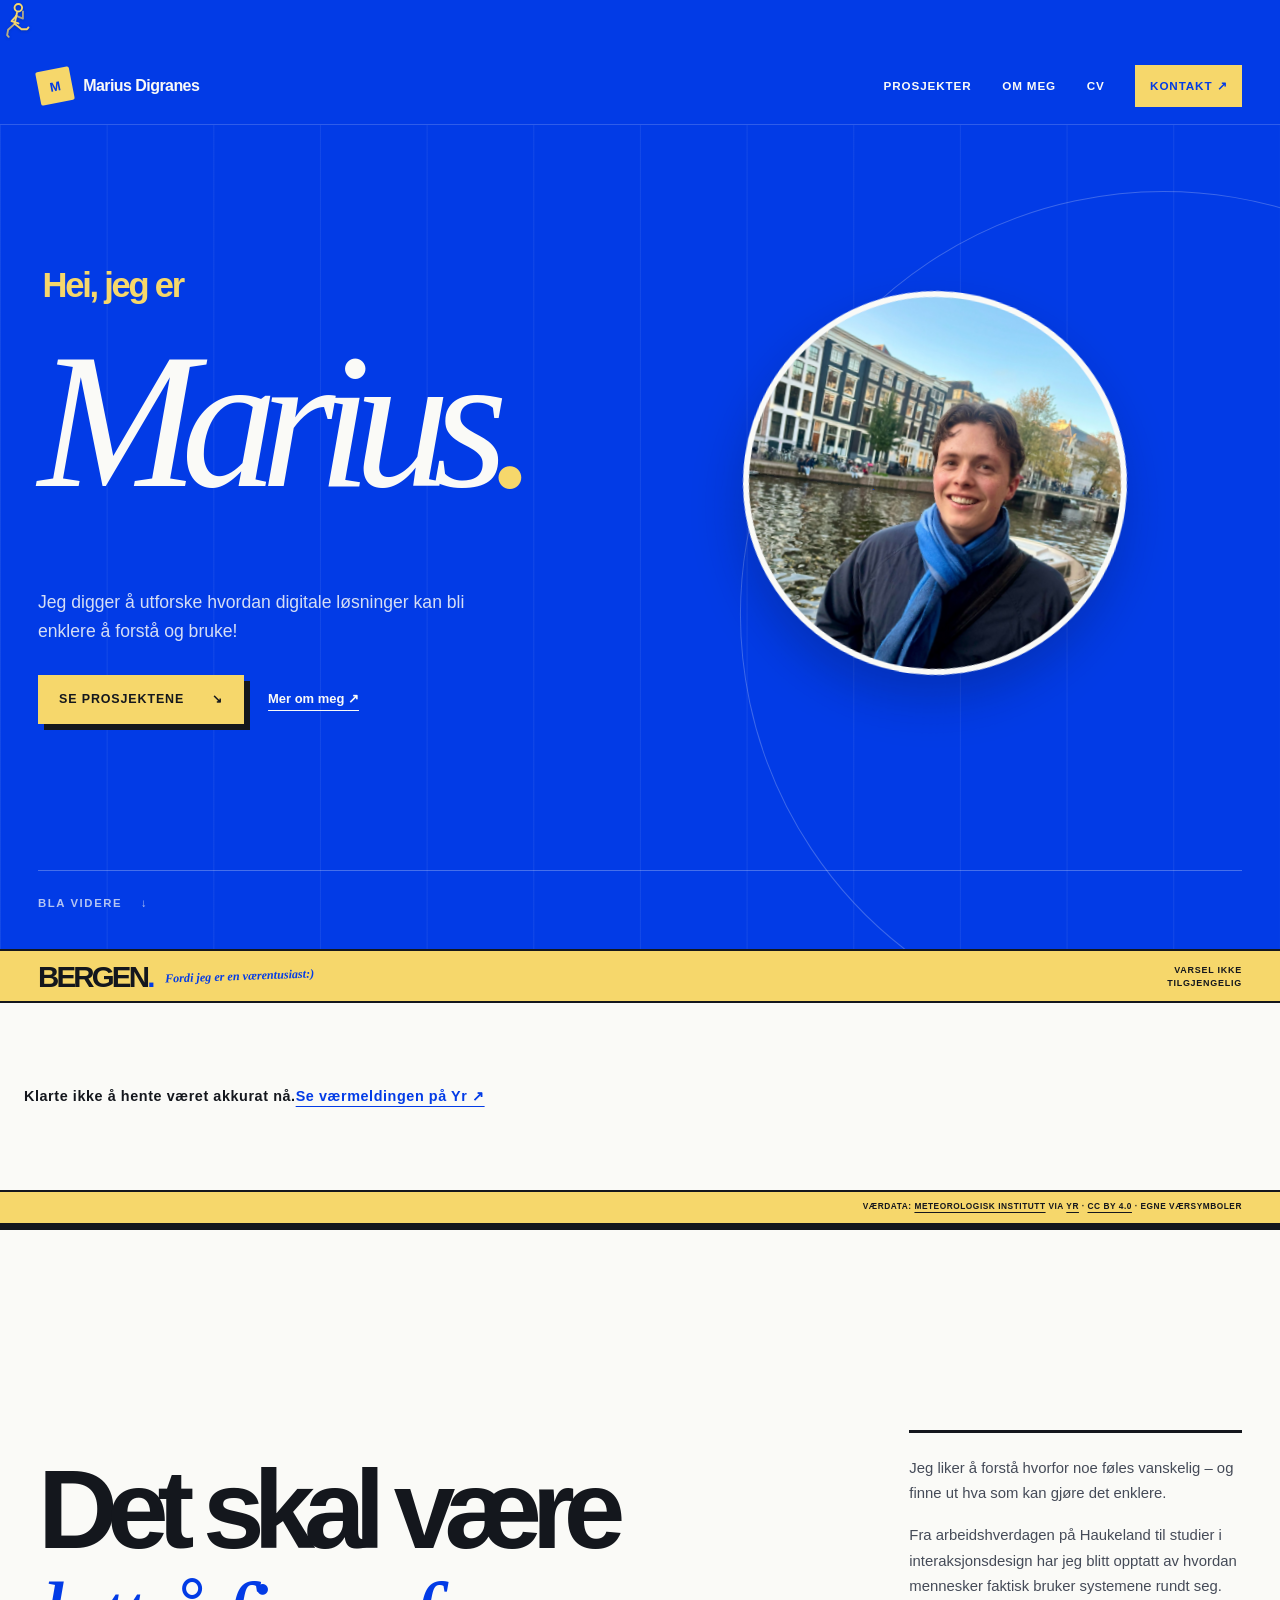
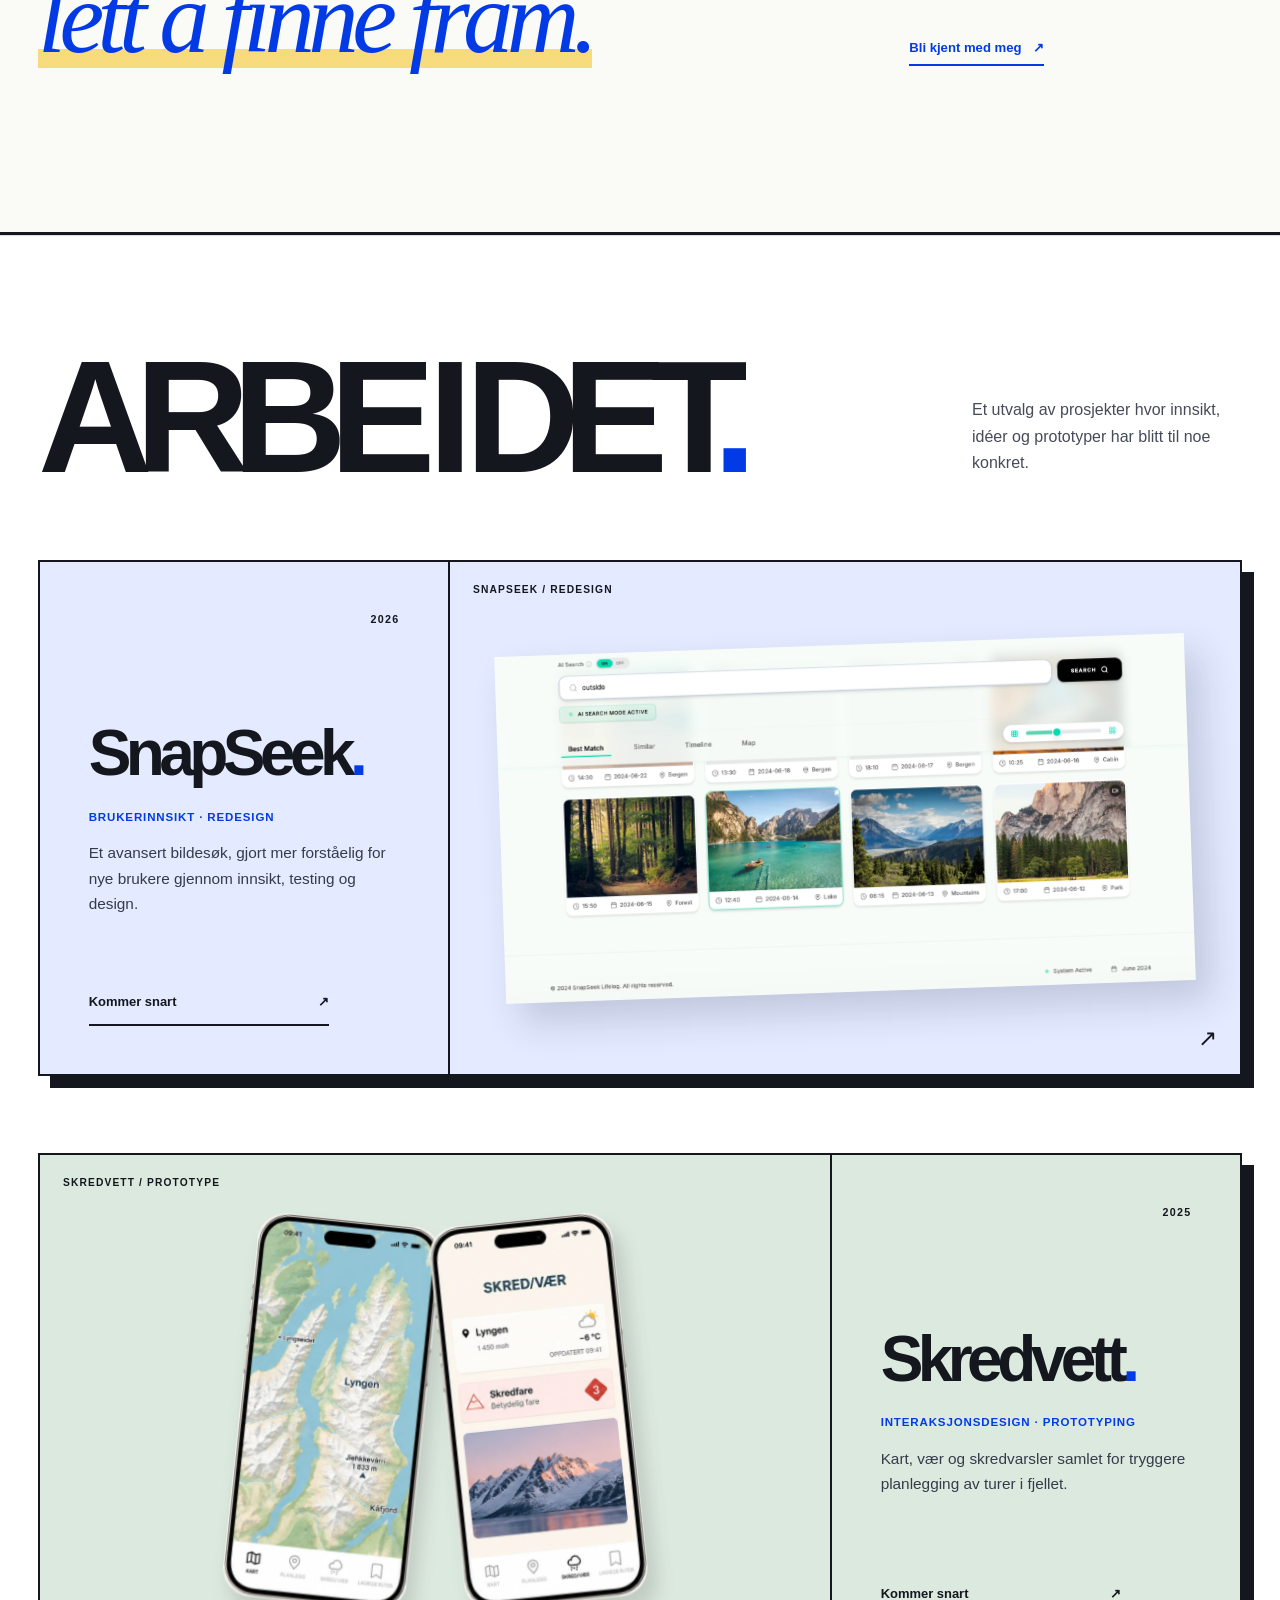
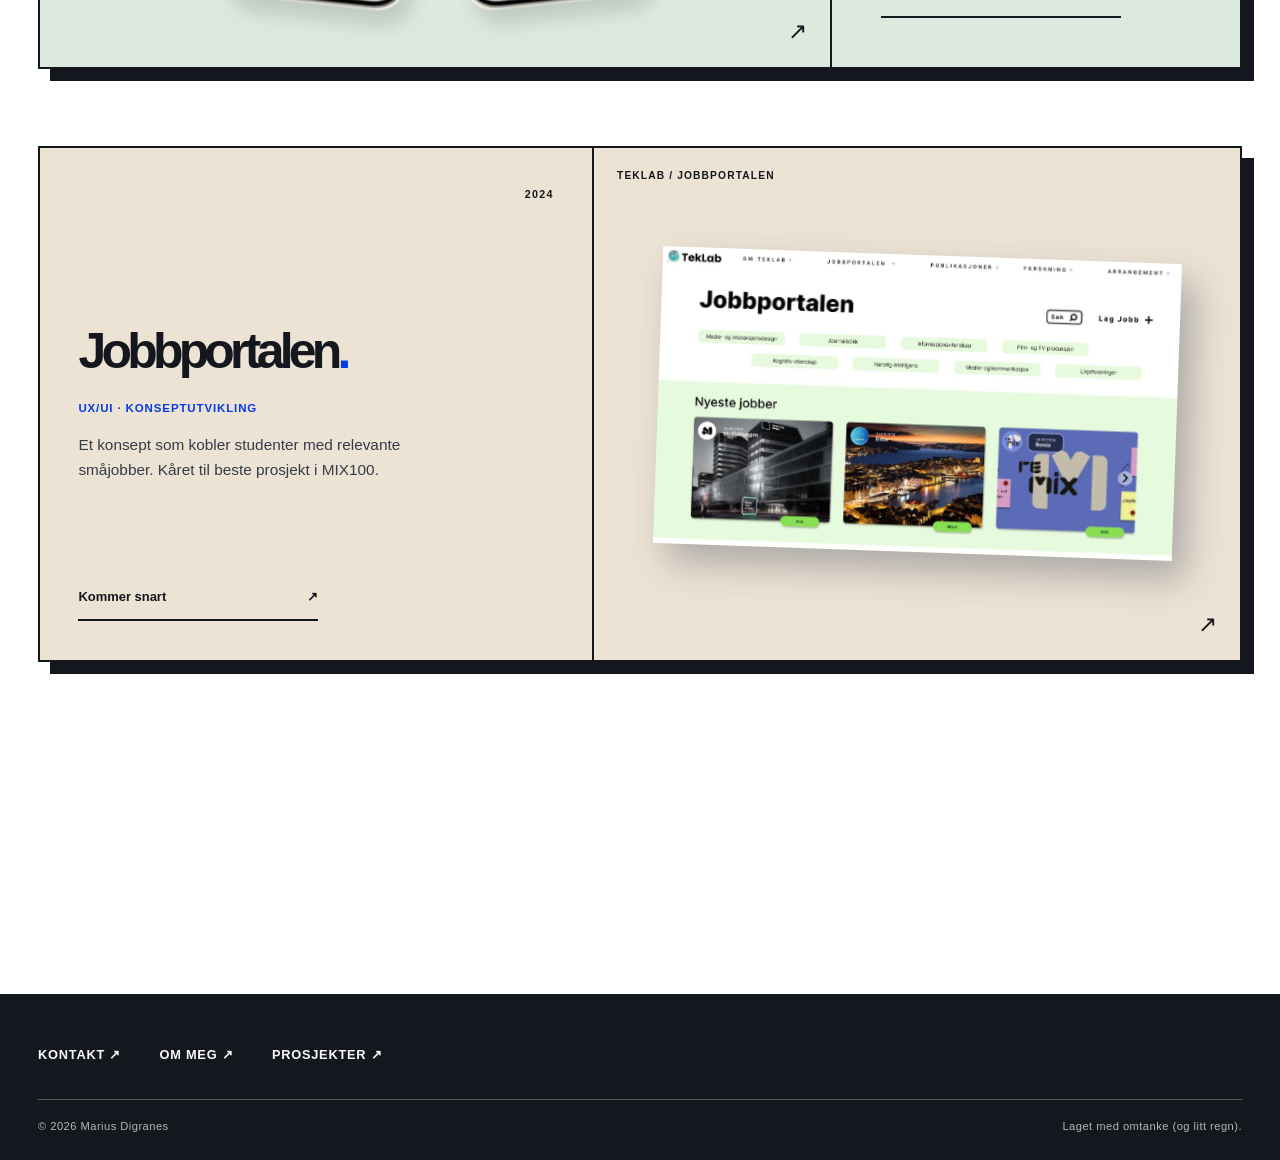
<file: index.html>
<!doctype html>
<html lang="no">
<head>
 <meta charset="utf-8">
 <meta name="viewport" content="width=device-width,initial-scale=1">
 <meta name="theme-color" content="#023BE6">
 <meta name="description" content="Marius Digranes – UX- og interaksjonsdesign. Brukerinnsikt, prototyping og digitale opplevelser som fungerer for folk.">
 <meta property="og:title" content="Marius Digranes – UX & interaksjonsdesign">
 <meta property="og:description" content="Fra brukerinnsikt til gjennomtenkte digitale løsninger. Utforsk prosjektene mine.">
 <meta property="og:type" content="website">
 <title>Marius Digranes – UX & interaksjonsdesign</title>
 <link rel="stylesheet" href="styles.css?v=palette-03">
 <link rel="stylesheet" href="studio.css?v=portrait-07"><link rel="stylesheet" href="skredvett-card.css?v=symmetric-inward-05">
 <link rel="stylesheet" href="experimental-home.css?v=eye-photo-blend-01">
 <link rel="stylesheet" href="bergen-weather.css?v=bergen-header-06">
 <link rel="stylesheet" href="project-gate.css?v=preview-code-01">
</head>
<body class="home-page studio-home">
 <a class="skip-link" href="#main">Hopp til innhold</a>
 <header class="site-header">
 <div class="container navbar">
  <a class="brand" href="#topp" aria-label="Marius Digranes – til toppen"><span class="brand-mark" aria-hidden="true">M</span>Marius Digranes</a>
  <nav class="nav-links" aria-label="Hovedmeny">
   <a href="prosjekter.html" >Prosjekter</a>
   <a href="om-meg.html">Om meg</a>
   <a href="cv.html">CV</a>
   <a class="nav-accent" href="kontakt.html">Kontakt ↗</a>
  </nav>
 </div>
</header>
 <main id="main">
  <section class="hero hero-bergen studio-hero" id="topp" aria-labelledby="hero-title">
   <div class="bergen-rain" aria-hidden="true"></div>
   <div class="container studio-hero-content">
    <div class="studio-hero-main">
     <div class="studio-hero-copy">
      <h1 id="hero-title"><span class="studio-hero-greeting">Hei, jeg er</span><em>Marius<span class="studio-title-period">.</span></em></h1>
      <p class="studio-hero-strap">Jeg digger å utforske hvordan digitale løsninger kan bli enklere å forstå og bruke!</p>
      <div class="studio-hero-actions">
       <a class="studio-pill studio-pill--light" href="#prosjekter">Se prosjektene <span aria-hidden="true">↘</span></a>
       <a class="studio-underlined" href="om-meg.html">Mer om meg <span aria-hidden="true">↗</span></a>
      </div>
     </div>
     <figure class="hero-portrait studio-hero-portrait" tabindex="0" role="button" aria-expanded="false" aria-label="Portrett av Marius i Amsterdam. Hold musepekeren over eller fokuser bildet for å se Kjuagutt på en gul bakplate.">
      <span class="studio-portrait-backplate" aria-hidden="true">
       <svg class="studio-portrait-arc-text" viewBox="0 0 500 500" preserveAspectRatio="none" focusable="false">
        <defs><path id="portrait-kjuagutt-arc" d="M 382 98 C 490 182 490 313 382 409"/></defs>
        <text><textPath href="#portrait-kjuagutt-arc" startOffset="50%" text-anchor="middle">Kjuagutt</textPath></text>
       </svg>
      </span>
      <div class="hero-portrait-frame">
       <img src="assets/portrait.jpg" width="1536" height="2048" alt="Marius med blått skjerf ved en kanal i Amsterdam" fetchpriority="high" decoding="async">
       <span class="studio-eye-wink" aria-hidden="true"></span>
      </div>
     </figure>
    </div>
    <div class="studio-hero-bottom"><a href="#tanken" class="studio-scroll-cue">BLA VIDERE <span aria-hidden="true">↓</span></a></div>
   </div>
  </section>

  <section class="bergen-weather" aria-labelledby="bergen-weather-title">
   <div class="container bergen-weather-header">
    <div class="bergen-weather-heading">
     <h2 id="bergen-weather-title">BERGEN<span>.</span></h2>
     <span class="bergen-weather-note">Fordi jeg er en værentusiast:)</span>
    </div>
    <div class="bergen-weather-toolbar">
     <span class="bergen-weather-status" id="bergen-weather-status" role="status" aria-live="polite">HENTER VÆRVARSEL …</span>
    </div>
   </div>
   <div class="bergen-weather-viewport" id="bergen-weather-viewport" tabindex="0" role="region" aria-label="Værvarsel time for time i Bergen, rull sidelengs for flere timer">
    <div class="bergen-weather-track" id="bergen-weather-track">
     <p class="bergen-weather-loading">HENTER VÆRET FRA METEOROLOGISK INSTITUTT …</p>
    </div>
   </div>
   <div class="container bergen-weather-footer">
    <span>VÆRDATA: <a href="https://www.met.no/" target="_blank" rel="noopener noreferrer">METEOROLOGISK INSTITUTT</a> VIA <a href="https://www.yr.no/" target="_blank" rel="noopener noreferrer">YR</a> · <a href="https://creativecommons.org/licenses/by/4.0/" target="_blank" rel="noopener noreferrer">CC BY 4.0</a> · EGNE VÆRSYMBOLER</span>
   </div>
  </section>

  <section class="studio-manifest" id="tanken" aria-labelledby="manifest-title">
   <div class="container">
    <div class="studio-manifest-grid">
     <h2 id="manifest-title" class="studio-statement studio-reveal">Det skal være<br><em>lett å finne fram.</em></h2>
     <div class="studio-manifest-aside studio-reveal">
      <p>Jeg liker å forstå hvorfor noe føles vanskelig – og finne ut hva som kan gjøre det enklere.</p>
      <p>Fra arbeidshverdagen på Haukeland til studier i interaksjonsdesign har jeg blitt opptatt av hvordan mennesker faktisk bruker systemene rundt seg.</p>
      <a href="om-meg.html" class="studio-text-arrow">Bli kjent med meg <span aria-hidden="true">↗</span></a>
     </div>
    </div>
   </div>
  </section>

  <section class="studio-work" id="prosjekter" aria-labelledby="work-title">
   <div class="container">
    <div class="studio-work-heading studio-reveal">
     <h2 id="work-title">Arbe<span class="studio-work-title-i">i</span>det<span class="studio-period">.</span></h2>
     <p>Et utvalg av prosjekter hvor innsikt, idéer og prototyper har blitt til noe konkret.</p>
    </div>
    <div class="studio-project-list"><a class="studio-project studio-reveal" href="snapseek.html" aria-label="SnapSeek – kommer snart" aria-haspopup="dialog">
 <div class="studio-project-intro">
  <div class="studio-project-index"><span>2026</span></div>
  <h3>SnapSeek<span class="studio-period">.</span></h3>
  <p class="studio-project-type">Brukerinnsikt · Redesign</p>
  <p class="studio-project-summary">Et avansert bildesøk, gjort mer forståelig for nye brukere gjennom innsikt, testing og design.</p>
  <span class="studio-project-link">Kommer snart <span aria-hidden="true">↗</span></span>
 </div>
 <div class="studio-project-media studio-project-media--snap">
         <span class="studio-media-note">SNAPSEEK / REDESIGN</span>
         <img src="assets/snapseek-resultater-ny.webp?v=original-no-mac-20261126" width="2047" height="1030" loading="lazy" decoding="async" alt="SnapSeek-prototypen med AI-søk og bilderesultater">
         <span class="studio-media-corner" aria-hidden="true">↗</span>
       </div>
</a>
<a class="studio-project studio-reveal" href="skredvett.html" aria-label="Skredvett – kommer snart" aria-haspopup="dialog">
 <div class="studio-project-intro">
  <div class="studio-project-index"><span>2025</span></div>
  <h3>Skredvett<span class="studio-period">.</span></h3>
  <p class="studio-project-type">Interaksjonsdesign · Prototyping</p>
  <p class="studio-project-summary">Kart, vær og skredvarsler samlet for tryggere planlegging av turer i fjellet.</p>
  <span class="studio-project-link">Kommer snart <span aria-hidden="true">↗</span></span>
 </div>
 <div class="studio-project-media studio-project-media--skred">
          <span class="studio-media-note">SKREDVETT / PROTOTYPE</span>
          <div class="studio-phone-stack" aria-hidden="true">
            <span class="studio-skred-phone studio-skred-phone--map"><img src="assets/skredvett-lyngen-telefoner.webp?v=lyngen-highres-01" width="3072" height="1606" loading="lazy" decoding="async" alt=""></span>
            <span class="studio-skred-phone studio-skred-phone--weather"><img src="assets/skredvett-lyngen-telefoner.webp?v=lyngen-highres-01" width="3072" height="1606" loading="lazy" decoding="async" alt=""></span>
          </div>
          <span class="studio-media-corner" aria-hidden="true">↗</span>
        </div>
</a>
<a class="studio-project studio-reveal" href="jobbportalen.html" aria-label="Jobbportalen – kommer snart" aria-haspopup="dialog">
 <div class="studio-project-intro">
  <div class="studio-project-index"><span>2024</span></div>
  <h3>Jobbportalen<span class="studio-period">.</span></h3>
  <p class="studio-project-type">UX/UI · Konseptutvikling</p>
  <p class="studio-project-summary">Et konsept som kobler studenter med relevante småjobber. Kåret til beste prosjekt i MIX100.</p>
  <span class="studio-project-link">Kommer snart <span aria-hidden="true">↗</span></span>
 </div>
 <div class="studio-project-media studio-project-media--jobb">
         <span class="studio-media-note">TEKLAB / JOBBPORTALEN</span>
         <img src="assets/jobb-oversikt.jpg" width="1300" height="730" loading="lazy" decoding="async" alt="Oversikt fra Jobbportalen-prototypen">
         <span class="studio-media-corner" aria-hidden="true">↗</span>
       </div>
</a>
 <div class="studio-small-project studio-reveal">
  <span>OGSÅ I MAPPEN</span>
  <strong>Sparkit.</strong>
  <span>Innsiktsarbeid og produktdesign · MIX203 · 2025</span>
  <span class="studio-in-progress">Prosjektside under arbeid</span>
 </div>
</div>
   </div>
  </section>

 </main>
 <footer class="footer studio-footer"><div class="container studio-footer-inner">
 <div class="studio-footer-links"><a href="kontakt.html">Kontakt ↗</a><a href="om-meg.html">Om meg ↗</a><a href="prosjekter.html">Prosjekter ↗</a></div>
 <div class="studio-footer-bottom"><span>© 2026 Marius Digranes</span><span>Laget med omtanke (og litt regn).</span></div>
</div></footer>
 <script src="site-motion.js?v=palette-03" defer></script>
 <script src="studio.js?v=runner-form-06" defer></script>
 <script src="portrait-hover.js?v=natural-wink-02" defer></script>
 <script src="bergen-weather.js?v=hourly-check-02" defer></script>
 <script src="project-gate.js?v=preview-code-01" defer></script>
</body>
</html>
</file>
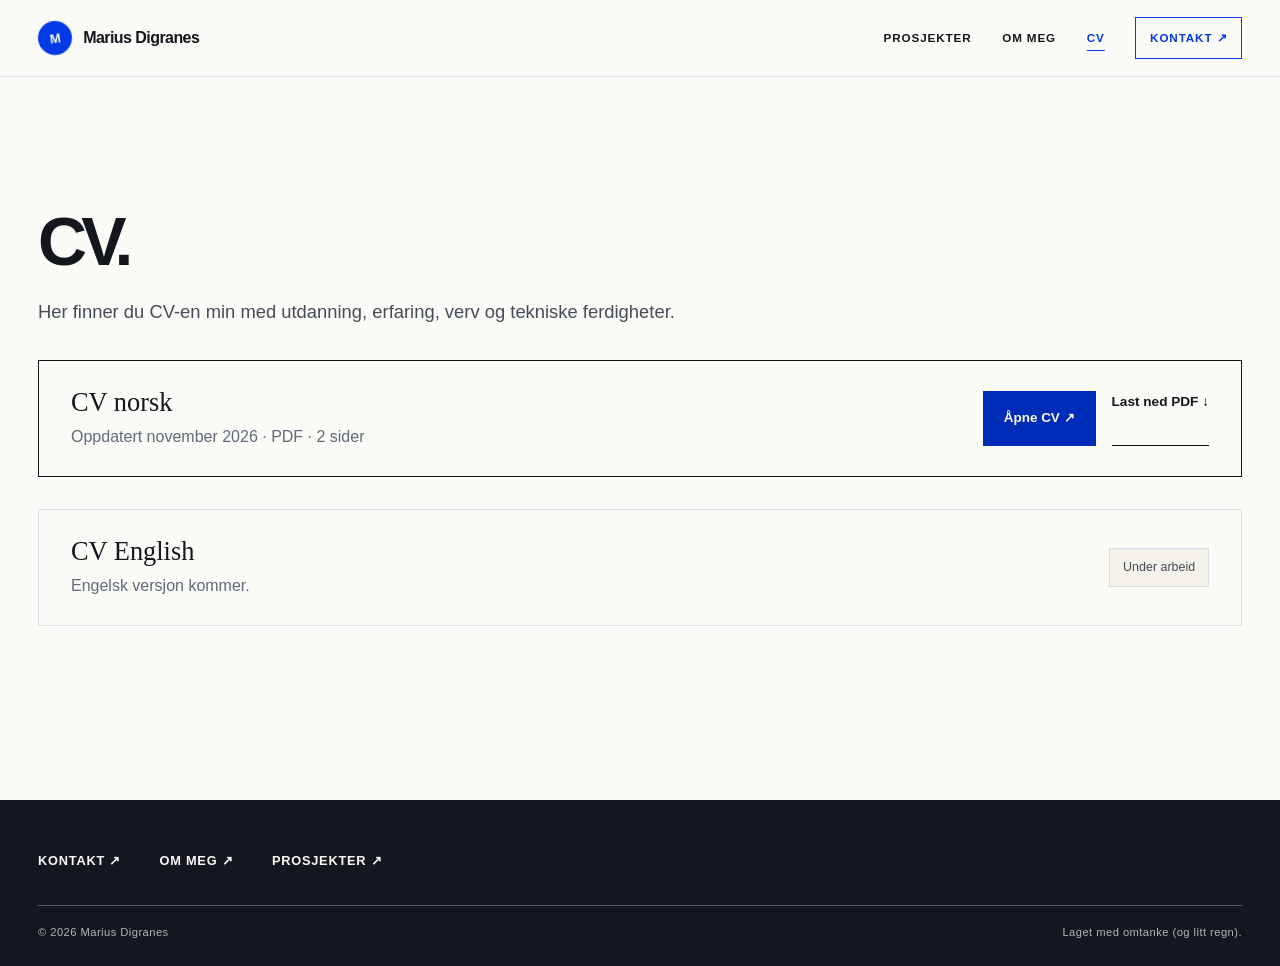
<file: cv.html>
<!doctype html><html lang="no"><head><meta charset="utf-8"><meta name="viewport" content="width=device-width,initial-scale=1"><meta name="theme-color" content="#FAFAF7"><meta name="description" content="CV."><title>CV – Marius Digranes</title><link rel="stylesheet" href="styles.css?v=palette-03"><link rel="stylesheet" href="about.css?v=palette-03"><link rel="stylesheet" href="studio.css?v=palette-03"></head><body class="about-page"><a class="skip-link" href="#main">Hopp til innhold</a><header class="site-header"><div class="container navbar"><a class="brand" href="index.html" aria-label="Til forsiden"><span class="brand-mark" aria-hidden="true">M</span>Marius Digranes</a><nav class="nav-links" aria-label="Hovedmeny"><a href="prosjekter.html" >Prosjekter</a><a href="om-meg.html" >Om meg</a><a href="cv.html" aria-current="page">CV</a><a class="nav-accent" href="kontakt.html" >Kontakt ↗</a></nav></div></header><main class="container" id="main"><section class="story-section">
<h1 class="display-title">CV.</h1>
<p class="large-body" style="max-width:700px">Her finner du CV-en min med utdanning, erfaring, verv og tekniske ferdigheter.</p>
<div class="cv-block">
  <div><h3>CV norsk</h3><p>Oppdatert november 2026 · PDF · 2 sider</p></div>
  <div class="cv-actions">
    <a class="button" href="assets/Marius-Digranes-CV-Norsk.pdf" target="_blank" rel="noopener noreferrer">Åpne CV ↗</a>
    <a class="text-link" href="assets/Marius-Digranes-CV-Norsk.pdf" download="Marius-Digranes-CV-Norsk.pdf">Last ned PDF ↓</a>
  </div>
</div>
<div class="cv-block" style="border-color:var(--line);margin-bottom:4rem"><div><h3>CV English</h3><p>Engelsk versjon kommer.</p></div><span class="muted-pill">Under arbeid</span></div>
</section></main><footer class="footer studio-footer"><div class="container studio-footer-inner">
 <div class="studio-footer-links"><a href="kontakt.html">Kontakt ↗</a><a href="om-meg.html">Om meg ↗</a><a href="prosjekter.html">Prosjekter ↗</a></div>
 <div class="studio-footer-bottom"><span>© 2026 Marius Digranes</span><span>Laget med omtanke (og litt regn).</span></div>
</div></footer>  <script src="site-motion.js?v=palette-03" defer></script>
<script src="studio.js?v=palette-03" defer></script></body></html>
</file>
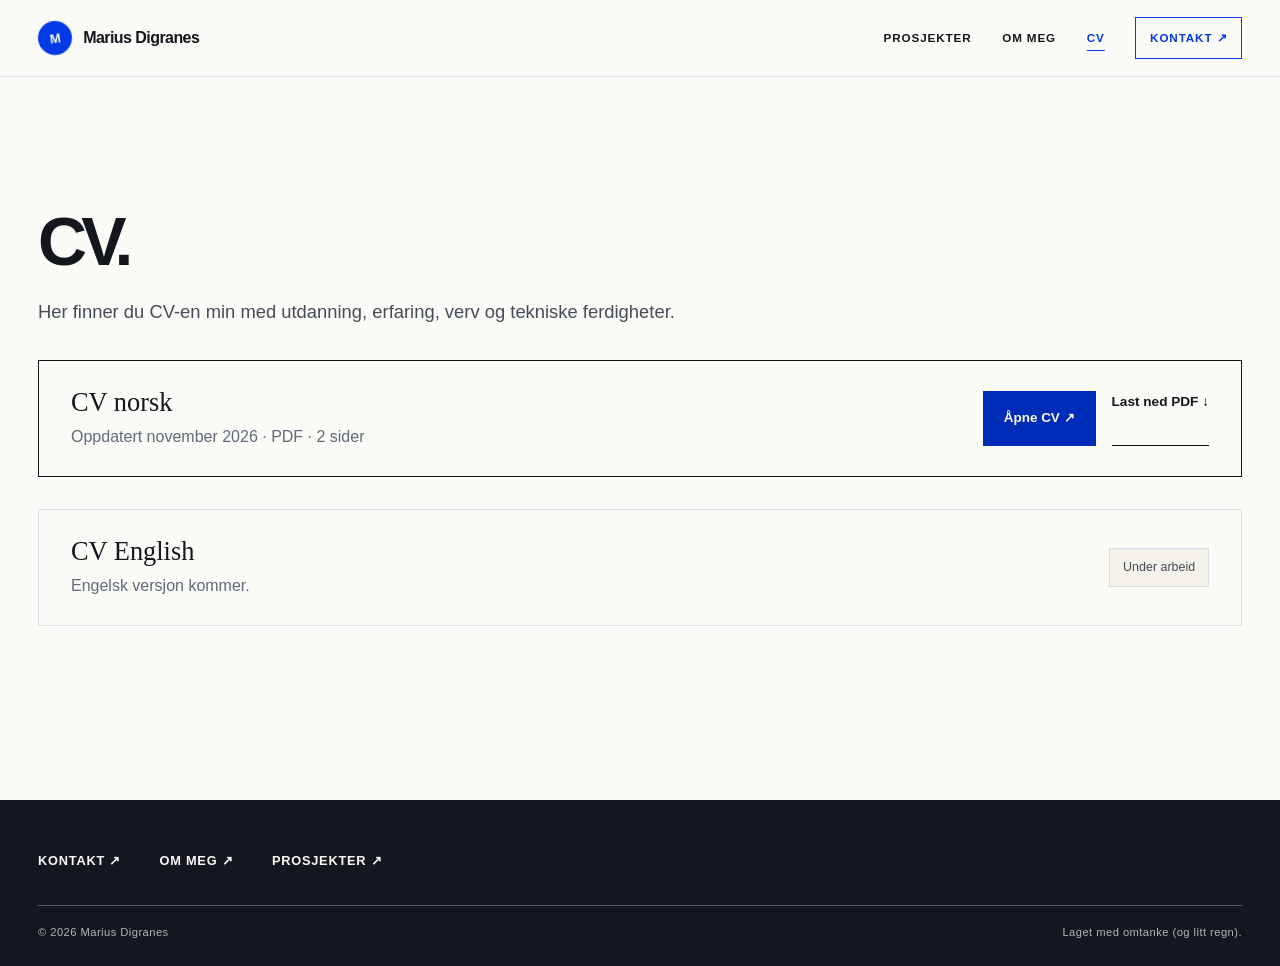
<file: erfaring.html>
<!doctype html><html lang="no"><head><meta charset="utf-8"><meta name="viewport" content="width=device-width,initial-scale=1"><meta http-equiv="refresh" content="0;url=cv.html"><link rel="canonical" href="cv.html"><title>CV – Marius Digranes</title><script>location.replace("cv.html");</script></head><body><p>Erfaring er nå samlet på <a href="cv.html">CV-siden</a>.</p></body></html>
</file>
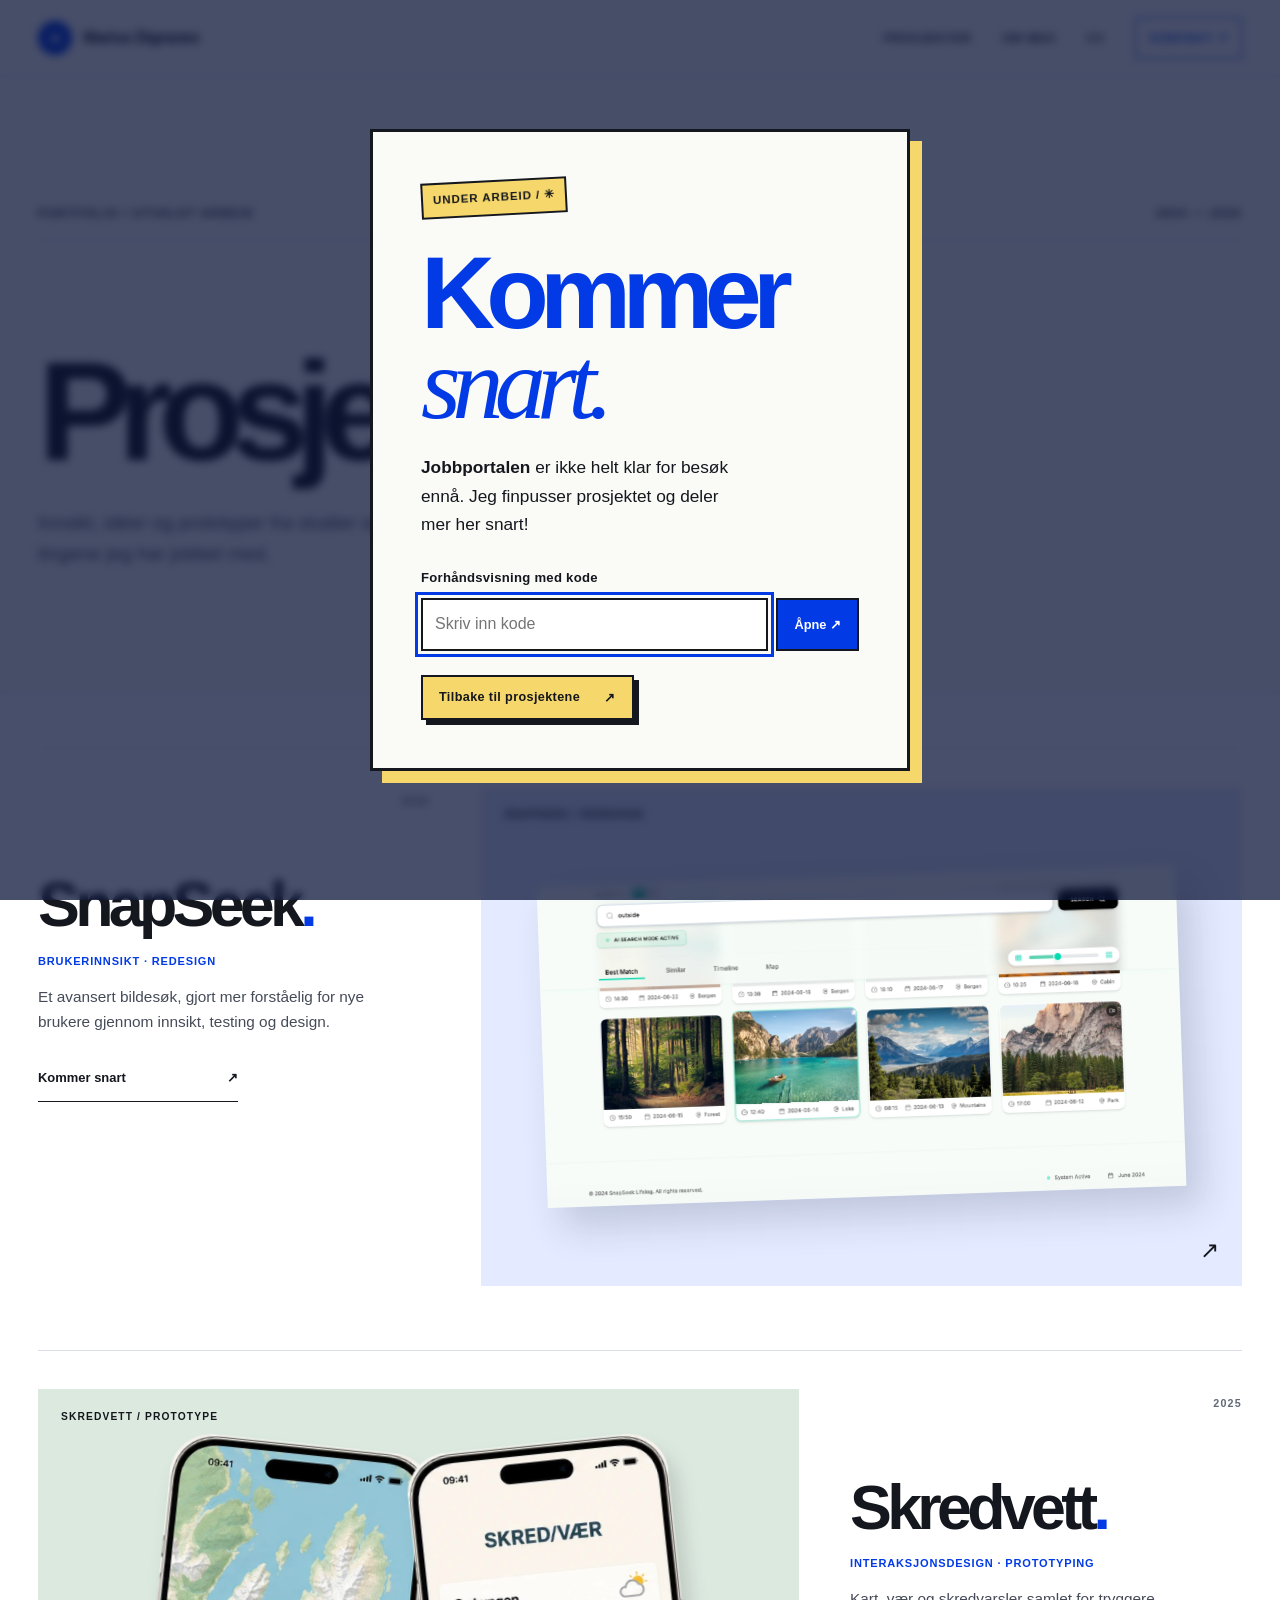
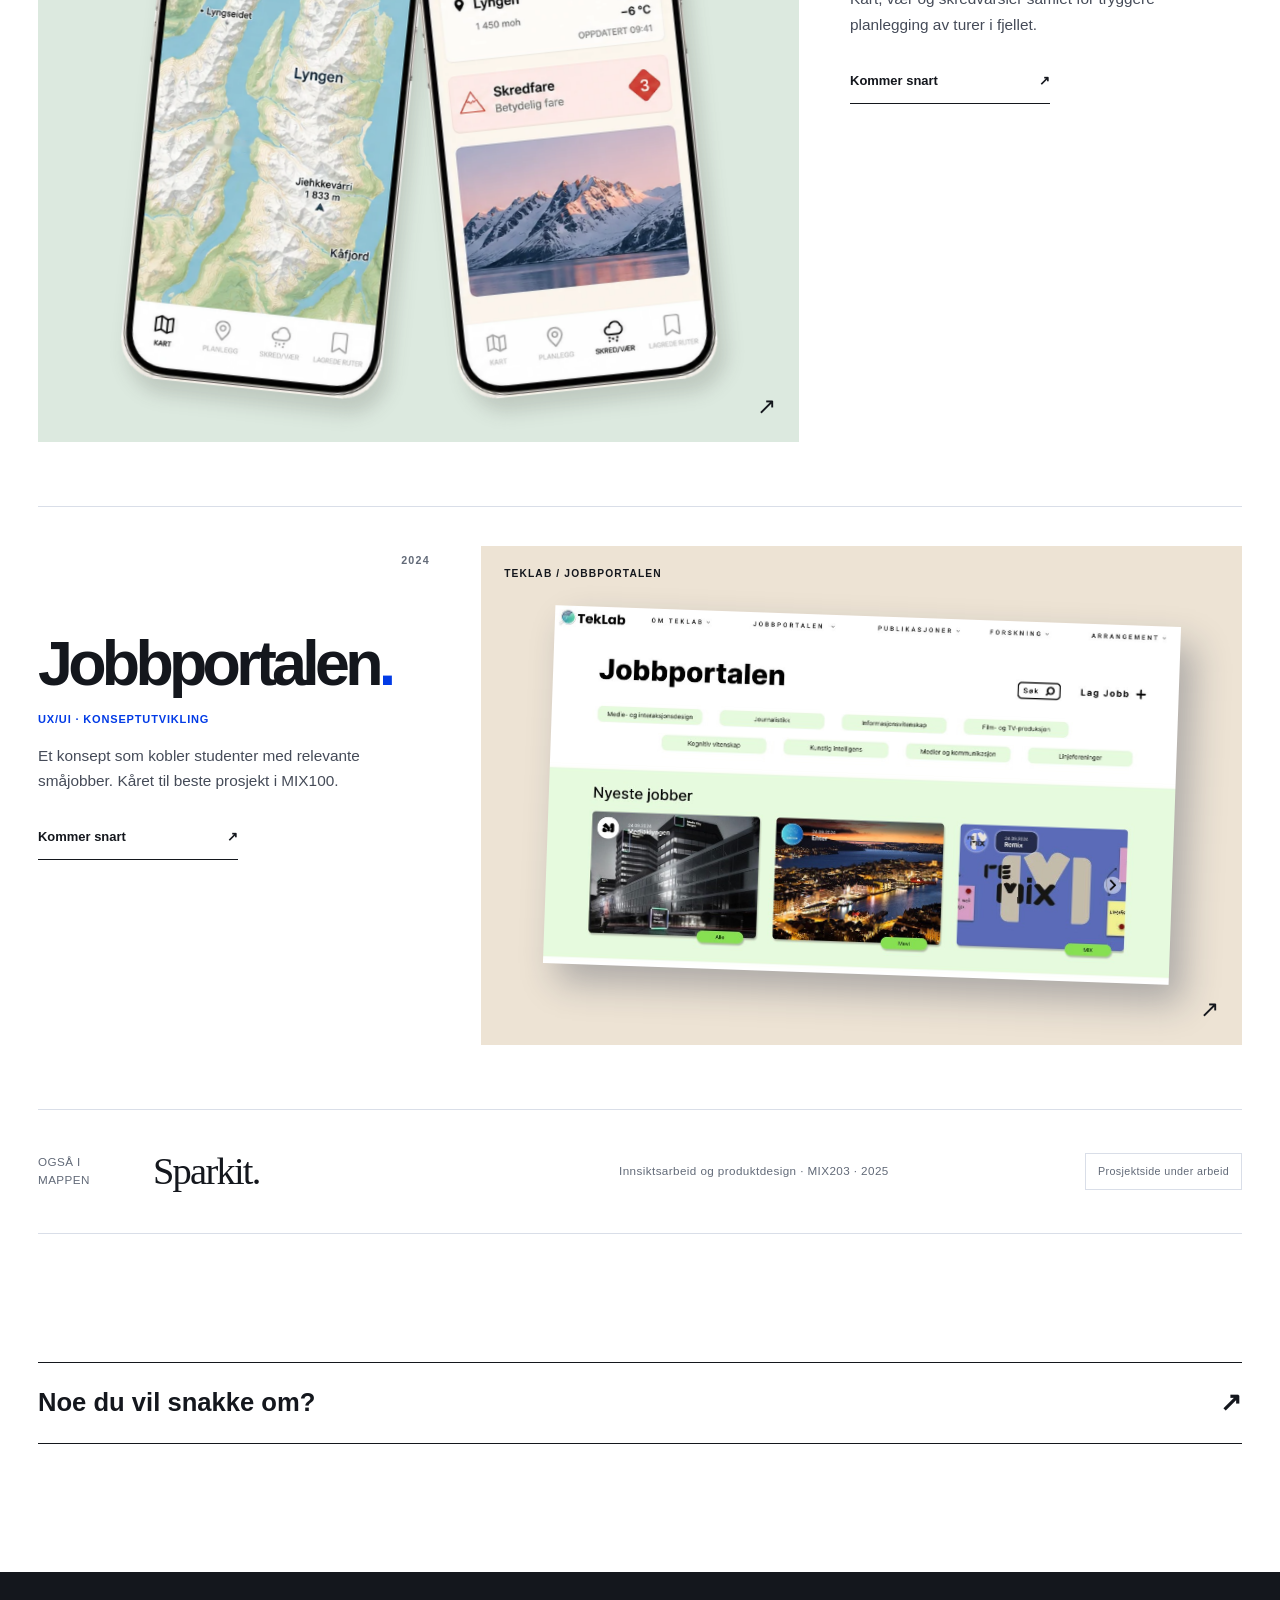
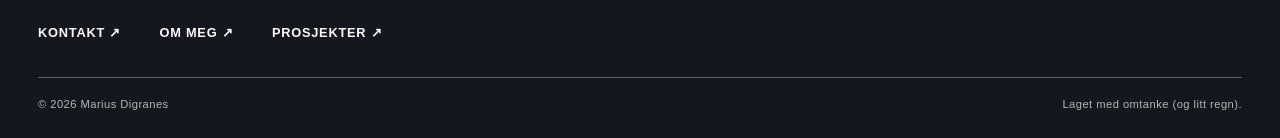
<file: jobbportalen.html>
<!doctype html><html lang="no"><head><meta charset="utf-8"><meta name="viewport" content="width=device-width,initial-scale=1"><script>try{if(sessionStorage.getItem("meg-portfolio-preview-2026")!=="yes")location.replace("prosjekter.html?kommer-snart=jobbportalen");}catch(_){location.replace("prosjekter.html?kommer-snart=jobbportalen");}</script><meta name="theme-color" content="#FAFAF7"><meta name="description" content="Jobbportalen – studentprosjekt for TekLab som kobler studenter med relevante småjobber og oppstartsbedrifter."><title>Jobbportalen – Marius Digranes</title><link rel="stylesheet" href="styles.css?v=palette-03"><link rel="stylesheet" href="project-detail.css"><link rel="stylesheet" href="studio.css?v=palette-03"><link rel="stylesheet" href="jobbportalen-detail.css?v=fullmenu-02"></head><body><a class="skip-link" href="#main">Hopp til innhold</a><header class="site-header"><div class="container navbar">
<a class="brand" href="index.html" aria-label="Til forsiden"><span class="brand-mark" aria-hidden="true">M</span>Marius Digranes</a>
<nav class="nav-links" aria-label="Hovedmeny"><a href="prosjekter.html">Prosjekter</a><a href="om-meg.html">Om meg</a><a href="cv.html">CV</a><a class="nav-accent" href="kontakt.html">Kontakt ↗</a></nav>
</div></header>
<main class="container project-page" id="main">
  <article>
    <header class="project-intro">
      <h1>Jobbportalen<span class="period">.</span></h1>
      <p>Mange studenter trenger relevant arbeidserfaring for å få jobb etter studiene, men den erfaringen kan være vanskelig å skaffe seg underveis. I samarbeid med TekLab utviklet vi derfor Jobbportalen, en Figma-prototype som kobler studenter med småjobber fra blant annet oppstartsbedrifter og studentorganisasjoner. Studenter kan finne oppdrag innen sitt fagfelt, mens oppdragsgivere kan legge ut jobber. Løsningen ble utviklet med brukerintervjuer, prototyping og brukertesting, og ble kåret til beste prosjekt i MIX100.</p>
      <div class="project-facts"><span>MIX100 · Universitetet i Bergen</span><span>2024</span></div>
    </header>
    <div class="project-shots project-shots--jobbportalen" aria-label="Skjermbilder fra Jobbportalen">
      <figure class="project-shot">
        <div class="jobbportalen-image-frame">
          <img src="assets/jobb-oversikt.jpg" width="1211" height="693" alt="Figma-prototype av Jobbportalen med fagfiltre og kort for ledige småjobber" fetchpriority="high">
        </div>
        <figcaption>Oversikt over ledige oppdrag.</figcaption>
      </figure>
      <figure class="project-shot">
        <div class="jobbportalen-image-frame">
          <img src="assets/jobbportalen-lag-jobb-skarp.svg" width="1793" height="877" alt="Prototypen viser et skjema der bedrifter og organisasjoner kan opprette småjobber" loading="lazy">
        </div>
        <figcaption>Skjema for å legge ut et oppdrag.</figcaption>
      </figure>
    </div>
    <aside class="project-award">
      <img src="assets/jobb-utmerkelse.jpg" width="1214" height="834" alt="Studentgruppen under utdeling av utmerkelse for prosjektet" loading="lazy">
      <div><h2>Beste prosjekt i MIX100</h2><p>Jobbportalen fikk prisen for beste prosjekt på MIX Innovation Day i 2024.</p></div>
    </aside>
    <a class="project-back" href="prosjekter.html">← Tilbake til prosjektene</a>
  </article>
</main><footer class="footer studio-footer"><div class="container studio-footer-inner">
 <div class="studio-footer-links"><a href="kontakt.html">Kontakt ↗</a><a href="om-meg.html">Om meg ↗</a><a href="prosjekter.html">Prosjekter ↗</a></div>
 <div class="studio-footer-bottom"><span>© 2026 Marius Digranes</span><span>Laget med omtanke (og litt regn).</span></div>
</div></footer>  <script src="site-motion.js?v=palette-03" defer></script>
<script src="studio.js?v=palette-03" defer></script></body></html>
</file>
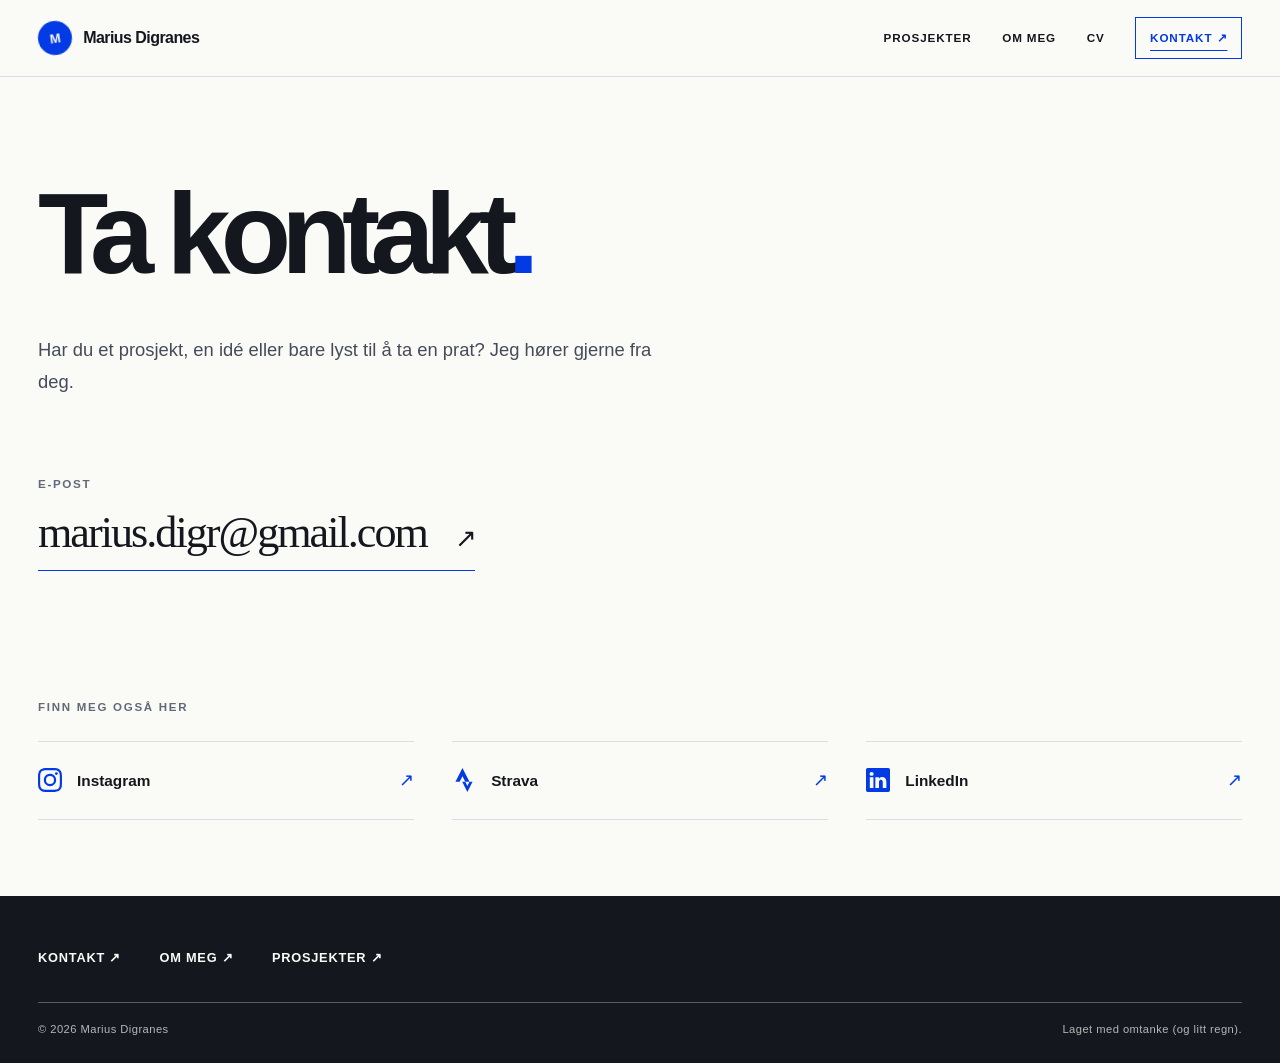
<file: kontakt.html>
<!doctype html><html lang="no"><head><meta charset="utf-8"><meta name="viewport" content="width=device-width,initial-scale=1"><meta name="theme-color" content="#FAFAF7"><meta name="description" content="Ta kontakt med Marius Digranes via e-post, Instagram, Strava eller LinkedIn."><title>Kontakt – Marius Digranes</title><link rel="stylesheet" href="styles.css?v=palette-03"><link rel="stylesheet" href="about.css?v=palette-03"><link rel="stylesheet" href="contact-page.css"><link rel="stylesheet" href="studio.css?v=palette-03"></head><body class="about-page contact-page"><a class="skip-link" href="#main">Hopp til innhold</a><header class="site-header"><div class="container navbar"><a class="brand" href="index.html" aria-label="Til forsiden"><span class="brand-mark" aria-hidden="true">M</span>Marius Digranes</a><nav class="nav-links" aria-label="Hovedmeny"><a href="prosjekter.html" >Prosjekter</a><a href="om-meg.html" >Om meg</a><a href="cv.html" >CV</a><a class="nav-accent" href="kontakt.html" aria-current="page">Kontakt ↗</a></nav></div></header><main id="main" class="container">
  <section class="contact-stage" aria-labelledby="contact-heading">
    <div class="contact-opening">
      
      <h1 id="contact-heading" class="display-title">Ta kontakt<span class="contact-period">.</span></h1>
      <p class="large-body contact-intro">Har du et prosjekt, en idé eller bare lyst til å ta en prat? Jeg hører gjerne fra deg.</p>
      <div class="contact-email">
        <span class="contact-label">E-post</span>
        <a class="contact-email-link" href="mailto:marius.digr@gmail.com">
          <span>marius.digr@gmail.com</span>
          <span class="contact-email-arrow" aria-hidden="true">↗</span>
        </a>
      </div>
    </div>
    <div class="contact-socials">
      <h2>Finn meg også her</h2>
      <nav class="contact-social-list" aria-label="Sosiale profiler">
        <a class="contact-social-link" href="https://www.instagram.com/mariuscdigranes/" target="_blank" rel="noopener noreferrer" aria-label="Instagram – mariuscdigranes (åpnes i ny fane)">
          <svg class="social-icon" aria-hidden="true" focusable="false" viewBox="0 0 24 24" fill="currentColor" xmlns="http://www.w3.org/2000/svg"><path d="M7.0301.084c-1.2768.0602-2.1487.264-2.911.5634-.7888.3075-1.4575.72-2.1228 1.3877-.6652.6677-1.075 1.3368-1.3802 2.127-.2954.7638-.4956 1.6365-.552 2.914-.0564 1.2775-.0689 1.6882-.0626 4.947.0062 3.2586.0206 3.6671.0825 4.9473.061 1.2765.264 2.1482.5635 2.9107.308.7889.72 1.4573 1.388 2.1228.6679.6655 1.3365 1.0743 2.1285 1.38.7632.295 1.6361.4961 2.9134.552 1.2773.056 1.6884.069 4.9462.0627 3.2578-.0062 3.668-.0207 4.9478-.0814 1.28-.0607 2.147-.2652 2.9098-.5633.7889-.3086 1.4578-.72 2.1228-1.3881.665-.6682 1.0745-1.3378 1.3795-2.1284.2957-.7632.4966-1.636.552-2.9124.056-1.2809.0692-1.6898.063-4.948-.0063-3.2583-.021-3.6668-.0817-4.9465-.0607-1.2797-.264-2.1487-.5633-2.9117-.3084-.7889-.72-1.4568-1.3876-2.1228C21.2982 1.33 20.628.9208 19.8378.6165 19.074.321 18.2017.1197 16.9244.0645 15.6471.0093 15.236-.005 11.977.0014 8.718.0076 8.31.0215 7.0301.0839m.1402 21.6932c-1.17-.0509-1.8053-.2453-2.2287-.408-.5606-.216-.96-.4771-1.3819-.895-.422-.4178-.6811-.8186-.9-1.378-.1644-.4234-.3624-1.058-.4171-2.228-.0595-1.2645-.072-1.6442-.079-4.848-.007-3.2037.0053-3.583.0607-4.848.05-1.169.2456-1.805.408-2.2282.216-.5613.4762-.96.895-1.3816.4188-.4217.8184-.6814 1.3783-.9003.423-.1651 1.0575-.3614 2.227-.4171 1.2655-.06 1.6447-.072 4.848-.079 3.2033-.007 3.5835.005 4.8495.0608 1.169.0508 1.8053.2445 2.228.408.5608.216.96.4754 1.3816.895.4217.4194.6816.8176.9005 1.3787.1653.4217.3617 1.056.4169 2.2263.0602 1.2655.0739 1.645.0796 4.848.0058 3.203-.0055 3.5834-.061 4.848-.051 1.17-.245 1.8055-.408 2.2294-.216.5604-.4763.96-.8954 1.3814-.419.4215-.8181.6811-1.3783.9-.4224.1649-1.0577.3617-2.2262.4174-1.2656.0595-1.6448.072-4.8493.079-3.2045.007-3.5825-.006-4.848-.0608M16.953 5.5864A1.44 1.44 0 1 0 18.39 4.144a1.44 1.44 0 0 0-1.437 1.4424M5.8385 12.012c.0067 3.4032 2.7706 6.1557 6.173 6.1493 3.4026-.0065 6.157-2.7701 6.1506-6.1733-.0065-3.4032-2.771-6.1565-6.174-6.1498-3.403.0067-6.156 2.771-6.1496 6.1738M8 12.0077a4 4 0 1 1 4.008 3.9921A3.9996 3.9996 0 0 1 8 12.0077"/></svg>
          <span class="social-name">Instagram</span>
          <span class="social-arrow" aria-hidden="true">↗</span>
        </a>
        <a class="contact-social-link" href="https://www.strava.com/athletes/53361653" target="_blank" rel="noopener noreferrer" aria-label="Strava – Marius Digranes (åpnes i ny fane)">
          <svg class="social-icon" aria-hidden="true" focusable="false" viewBox="0 0 24 24" fill="currentColor" xmlns="http://www.w3.org/2000/svg"><path d="M15.387 17.944l-2.089-4.116h-3.065L15.387 24l5.15-10.172h-3.066m-7.008-5.599l2.836 5.598h4.172L10.463 0l-7 13.828h4.169"/></svg>
          <span class="social-name">Strava</span>
          <span class="social-arrow" aria-hidden="true">↗</span>
        </a>
        <a class="contact-social-link" href="https://www.linkedin.com/in/marius-clausen-digranes-3a2493255/" target="_blank" rel="noopener noreferrer" aria-label="LinkedIn – Marius Digranes (åpnes i ny fane)">
          <svg class="social-icon" aria-hidden="true" focusable="false" viewBox="0 0 16 16" fill="currentColor" xmlns="http://www.w3.org/2000/svg"><path d="M0 1.146C0 .513.526 0 1.175 0h13.65C15.474 0 16 .513 16 1.146v13.708c0 .633-.526 1.146-1.175 1.146H1.175C.526 16 0 15.487 0 14.854zm4.943 12.248V6.169H2.542v7.225zm-1.2-8.212c.837 0 1.358-.554 1.358-1.248-.015-.709-.52-1.248-1.342-1.248S2.4 3.226 2.4 3.934c0 .694.521 1.248 1.327 1.248zm4.908 8.212V9.359c0-.216.016-.432.08-.586.173-.431.568-.878 1.232-.878.869 0 1.216.662 1.216 1.634v3.865h2.401V9.25c0-2.22-1.184-3.252-2.764-3.252-1.274 0-1.845.7-2.165 1.193v.025h-.016l.016-.025V6.169h-2.4c.03.678 0 7.225 0 7.225z"/></svg>
          <span class="social-name">LinkedIn</span>
          <span class="social-arrow" aria-hidden="true">↗</span>
        </a>
      </nav>
    </div>
  </section>
</main><footer class="footer studio-footer"><div class="container studio-footer-inner">
 <div class="studio-footer-links"><a href="kontakt.html">Kontakt ↗</a><a href="om-meg.html">Om meg ↗</a><a href="prosjekter.html">Prosjekter ↗</a></div>
 <div class="studio-footer-bottom"><span>© 2026 Marius Digranes</span><span>Laget med omtanke (og litt regn).</span></div>
</div></footer>  <script src="site-motion.js?v=palette-03" defer></script>
<script src="studio.js?v=palette-03" defer></script></body></html>
</file>
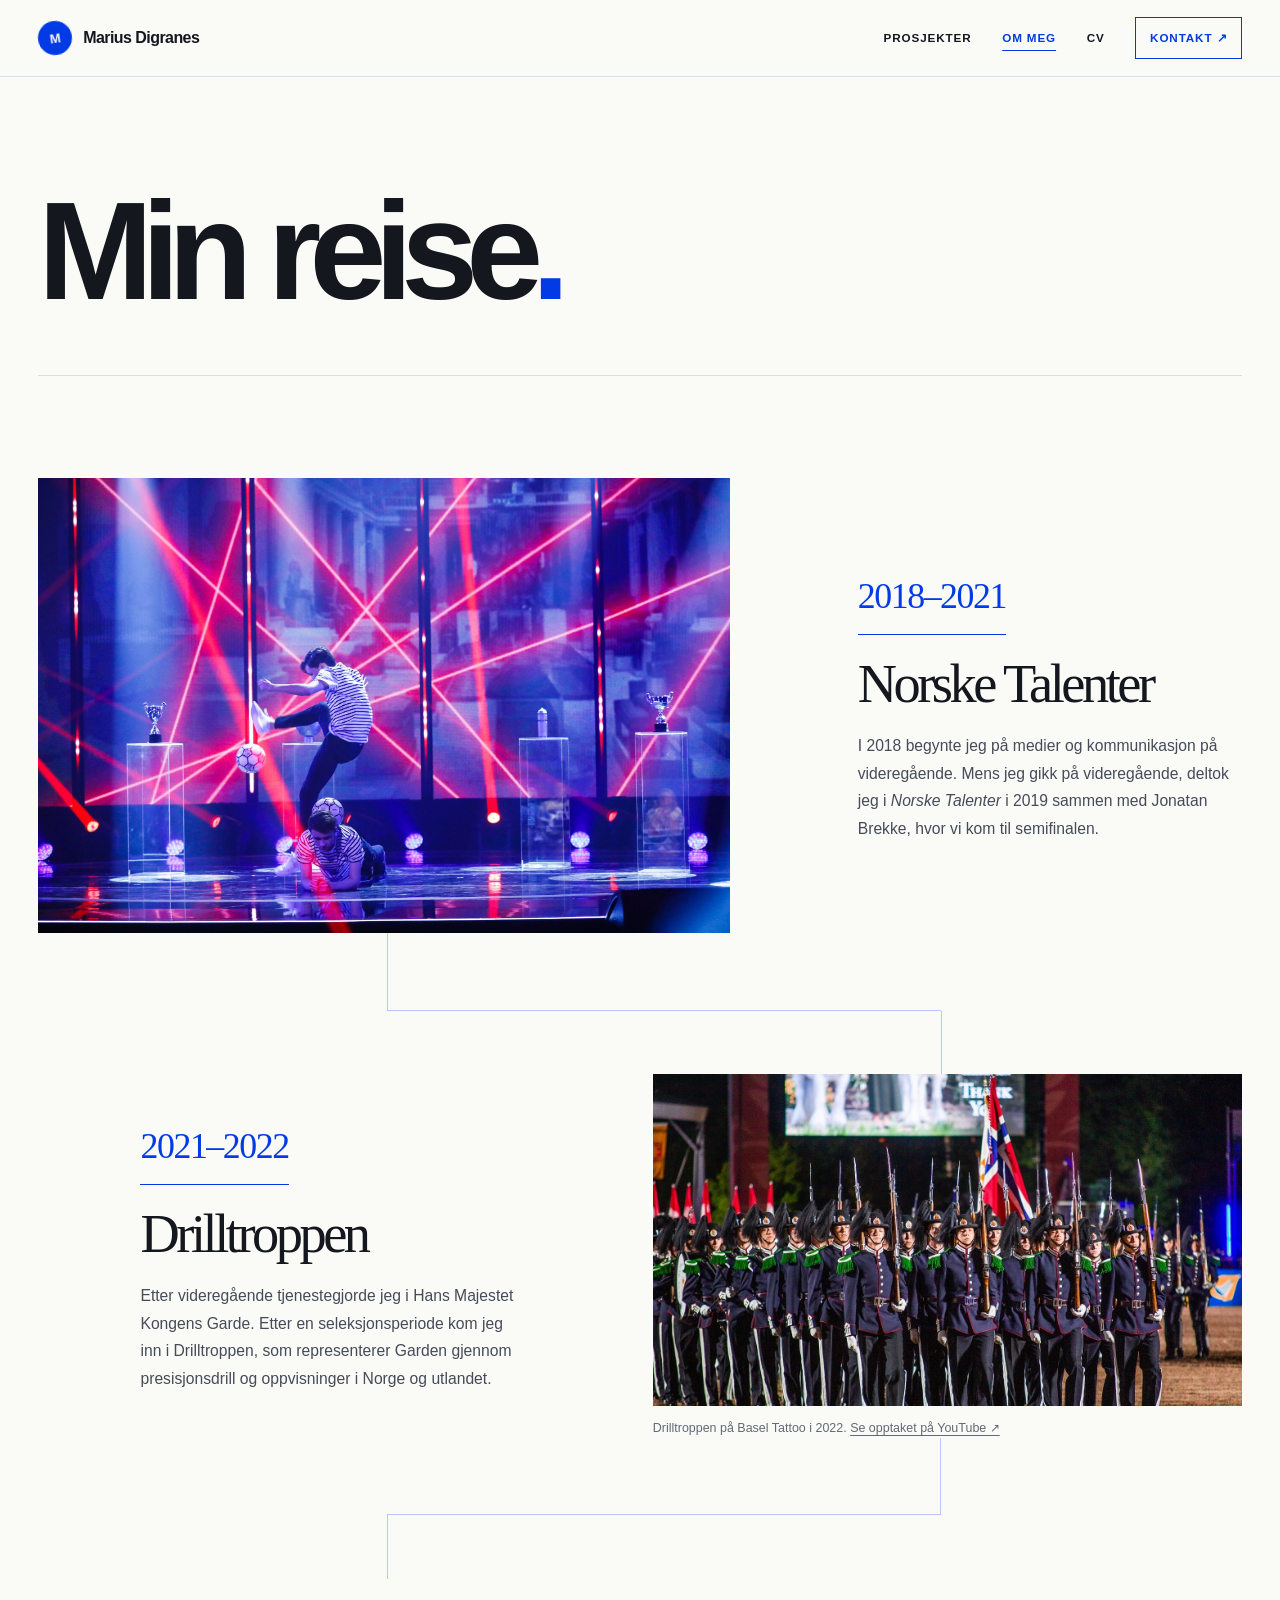
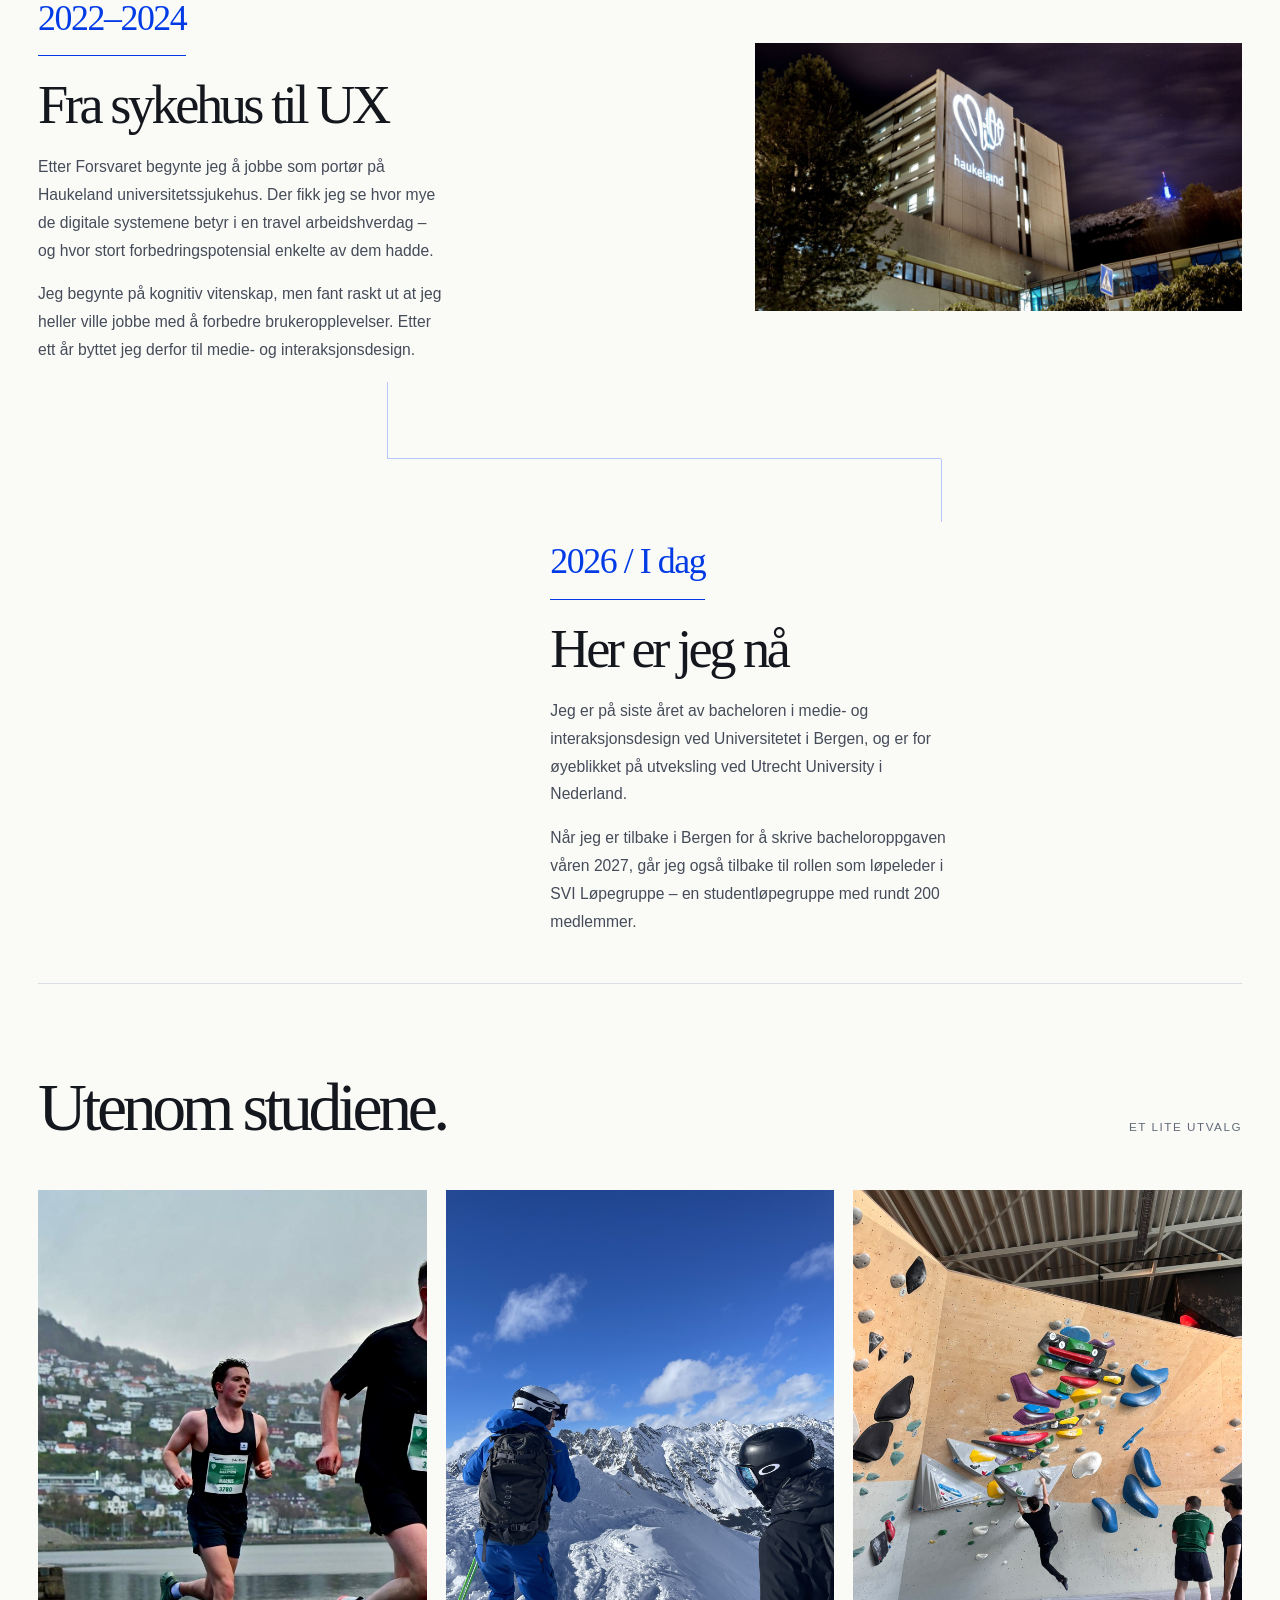
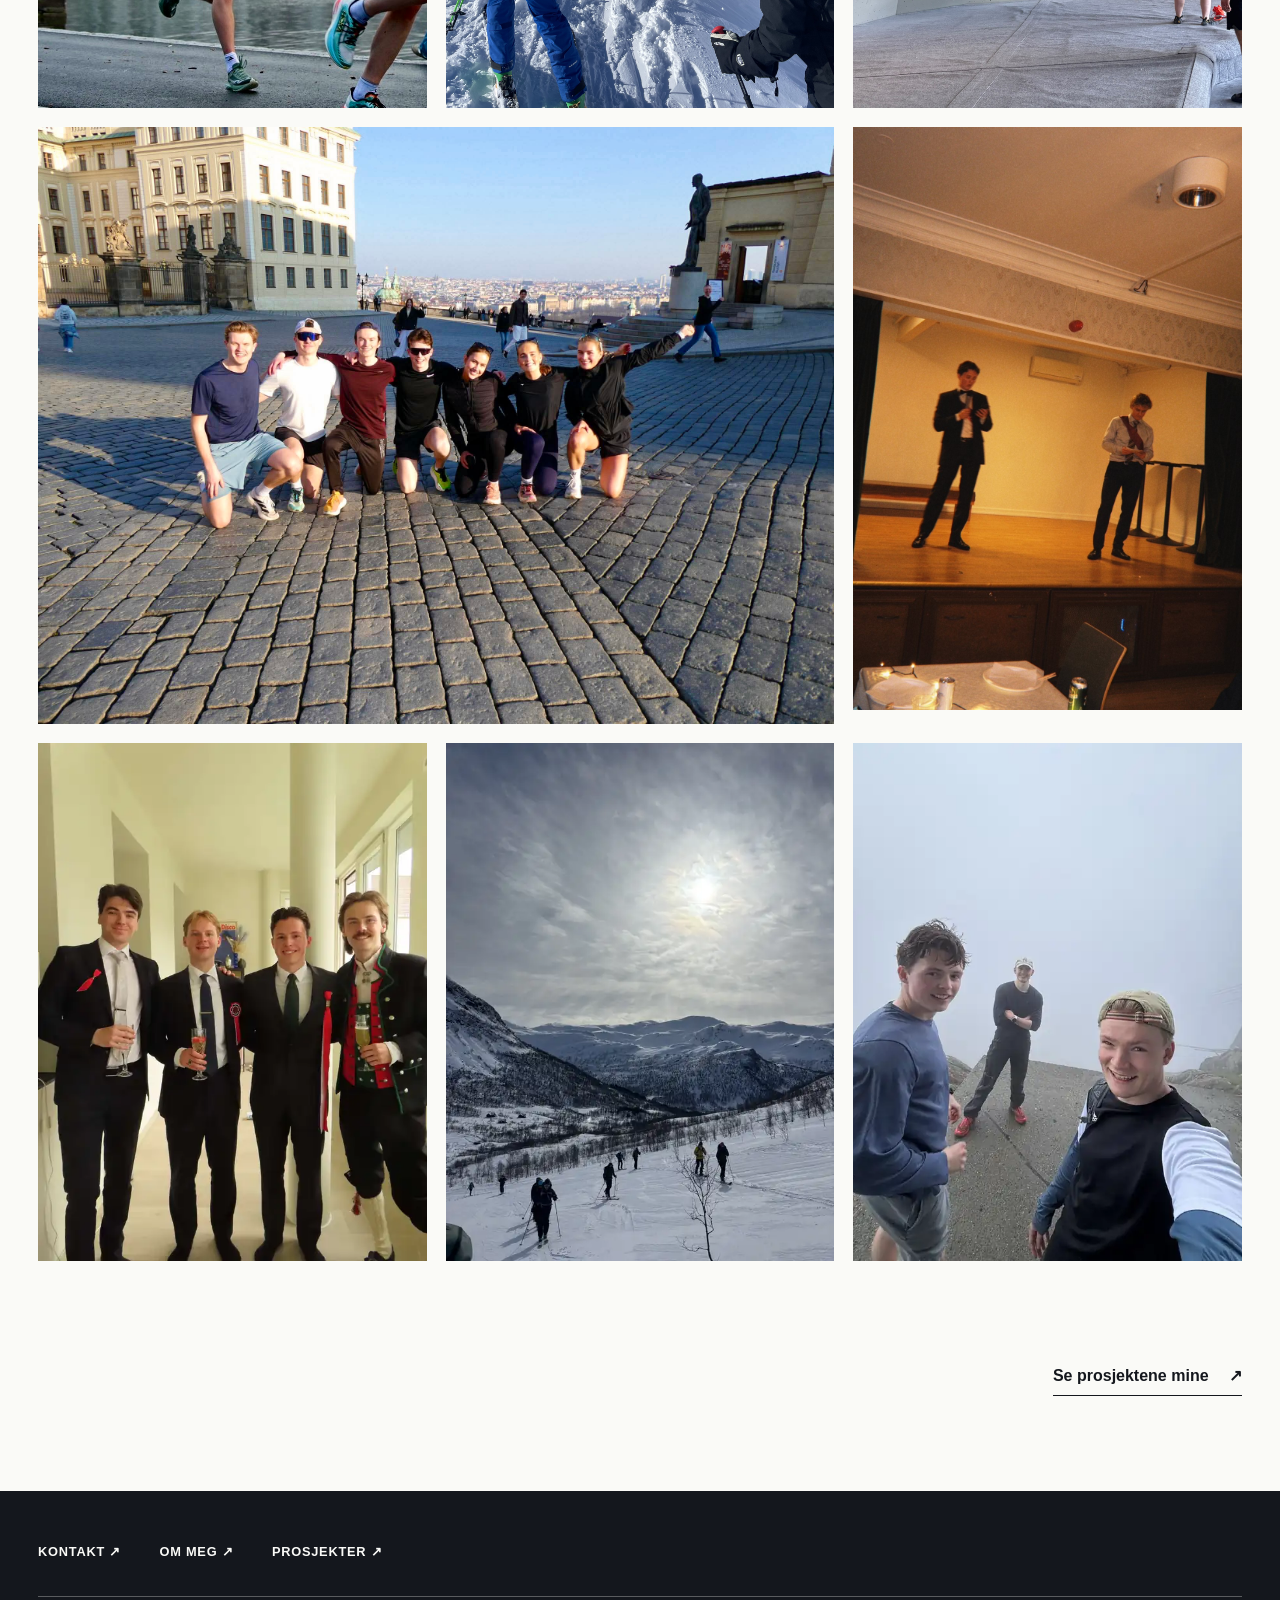
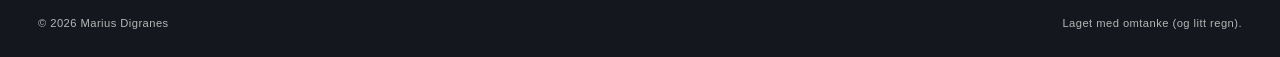
<file: om-meg.html>
<!doctype html>
<html lang="no">
<head>
  <meta charset="utf-8">
  <meta name="viewport" content="width=device-width, initial-scale=1">
  <meta name="theme-color" content="#FAFAF7">
  <meta name="description" content="Min reise – fra Norske Talenter og Drilltroppen til UX-design, studier i Bergen og utveksling i Utrecht.">
  <title>Min reise | Marius Digranes</title>
  <link rel="stylesheet" href="styles.css?v=palette-03">
  <link rel="stylesheet" href="about.css?v=gallery-photos-03">
<link rel="stylesheet" href="studio.css?v=palette-03"></head>
<body class="about-page">
  <a class="skip-link" href="#main">Hopp til innhold</a>

  <header class="site-header">
    <div class="container navbar">
      <a class="brand" href="index.html" aria-label="Til forsiden"><span class="brand-mark" aria-hidden="true">M</span>Marius Digranes</a>
      <nav class="nav-links" aria-label="Hovedmeny">
        <a href="prosjekter.html">Prosjekter</a>
        <a href="om-meg.html" aria-current="page">Om meg</a>
        
        <a href="cv.html">CV</a>
        <a class="nav-accent" href="kontakt.html">Kontakt ↗</a>
      </nav>
    </div>
  </header>

  <main id="main">
    <section class="container journey" aria-labelledby="journey-heading">
      <div class="journey-heading">
        <h1 id="journey-heading">Min reise<span aria-hidden="true">.</span></h1>
      </div>

      <ol class="journey-timeline">
        <li class="journey-event journey-event--first">
          <figure class="journey-photo journey-video-frame"
                  data-parts="assets/norske-talenter-video.part00,assets/norske-talenter-video.part01,assets/norske-talenter-video.part02,assets/norske-talenter-video.part03,assets/norske-talenter-video.part04,assets/norske-talenter-video.part05,assets/norske-talenter-video.part06">
            <button class="journey-video-hitarea" type="button" aria-label="Spill av Norske Talenter-videoen">
              <video class="journey-video" muted loop playsinline preload="none"
                     poster="assets/norske-talenter.jpg"
                     aria-hidden="true" tabindex="-1"></video>
            </button>
            <noscript><img src="assets/norske-talenter.jpg" alt="Fotballtriks på scenen under Norske Talenter" width="2048" height="1365"></noscript>
          </figure>
          <div class="journey-copy">
            <span class="journey-year">2018–2021</span>
            <h2>Norske Talenter</h2>
            <p>I 2018 begynte jeg på medier og kommunikasjon på videregående. Mens jeg gikk på videregående, deltok jeg i <em>Norske Talenter</em> i 2019 sammen med Jonatan Brekke, hvor vi kom til semifinalen.</p>
          </div>
        </li>

        <li class="journey-connector journey-connector--right" aria-hidden="true"></li>

        <li class="journey-event journey-event--second">
          <div class="journey-copy">
            <span class="journey-year">2021–2022</span>
            <h2>Drilltroppen</h2>
            <p>Etter videregående tjenestegjorde jeg i Hans Majestet Kongens Garde. Etter en seleksjonsperiode kom jeg inn i Drilltroppen, som representerer Garden gjennom presisjonsdrill og oppvisninger i Norge og utlandet.</p>
          </div>
          <figure class="journey-photo journey-youtube-frame" data-video-id="-BxByE7eS5w" data-start="105" data-end="135">
            <div class="journey-youtube-holder">
              <img src="assets/garden-platinum-2022.jpg" width="1440" height="1440" alt="Drilltroppen under en oppvisning" loading="lazy">
            </div>
            <div class="journey-youtube-meta">
              <figcaption>Drilltroppen på Basel Tattoo i 2022. <a href="https://www.youtube.com/watch?v=-BxByE7eS5w&t=105s" target="_blank" rel="noopener noreferrer">Se opptaket på YouTube ↗</a></figcaption>
              <div class="journey-youtube-controls" role="group" aria-label="Kontroller for Drilltroppen-videoen">
                <button class="journey-video-toggle journey-youtube-toggle" type="button" aria-label="Spill av Drilltroppen-videoen">Spill av <span aria-hidden="true">▶</span></button>
                <button class="journey-video-toggle journey-youtube-sound" type="button" aria-label="Slå på lyden i Drilltroppen-videoen" aria-pressed="false">Lyd av <span aria-hidden="true">🔇</span></button>
              </div>
            </div>
          </figure>
        </li>

        <li class="journey-connector journey-connector--left" aria-hidden="true"></li>

        <li class="journey-event journey-event--third">
          <div class="journey-copy">
            <span class="journey-year">2022–2024</span>
            <h2>Fra sykehus til UX</h2>
            <p>Etter Forsvaret begynte jeg å jobbe som portør på Haukeland universitetssjukehus. Der fikk jeg se hvor mye de digitale systemene betyr i en travel arbeidshverdag – og hvor stort forbedringspotensial enkelte av dem hadde.</p>
            <p>Jeg begynte på kognitiv vitenskap, men fant raskt ut at jeg heller ville jobbe med å forbedre brukeropplevelser. Etter ett år byttet jeg derfor til medie- og interaksjonsdesign.</p>
          </div>
          <figure class="journey-photo journey-photo--hospital">
            <img src="assets/haukeland.jpg" width="1200" height="628"
                 alt="Haukeland universitetssjukehus om kvelden"
                 loading="lazy">
          </figure>
        </li>

        <li class="journey-connector journey-connector--right" aria-hidden="true"></li>

        <li class="journey-event journey-event--fourth">
          <div class="journey-copy">
            <span class="journey-year">2026 / I dag</span>
            <h2>Her er jeg nå</h2>
            <p>Jeg er på siste året av bacheloren i medie- og interaksjonsdesign ved Universitetet i Bergen, og er for øyeblikket på utveksling ved Utrecht University i Nederland.</p>
            <p>Når jeg er tilbake i Bergen for å skrive bacheloroppgaven våren 2027, går jeg også tilbake til rollen som løpeleder i SVI Løpegruppe – en studentløpegruppe med rundt 200 medlemmer.</p>
          </div>
        </li>
      </ol>
    </section>

    <section class="container gallery-section" aria-labelledby="gallery-title">
      <div class="gallery-heading">
        <h2 id="gallery-title">Utenom studiene.</h2>
        <span>Et lite utvalg</span>
      </div>
      <div class="gallery-grid">
        <figure>
          <img src="assets/running.jpg" width="744" height="999"
               alt="Marius løper langs sjøen under Bergen City Marathon" loading="lazy">
        </figure>
        <figure>
          <img src="assets/ski.jpg" width="1536" height="2048"
               alt="To skiløpere på en snødekt fjellrygg" loading="lazy">
        </figure>
        <figure>
          <img src="assets/bouldering.jpg" width="1536" height="2048"
               alt="Buldring på en innendørs klatrevegg" loading="lazy">
        </figure>
        <figure>
          <img src="assets/svi-fellestur.jpg" width="2048" height="1536"
               alt="Gruppe samlet på et brosteinsbelagt torg med utsikt over byen" loading="lazy">
        </figure>
        <figure>
          <img src="assets/scene.jpg" width="1040" height="1560"
               alt="To personer står på en liten scene under en innendørs opptreden" loading="lazy">
        </figure>
        <figure>
          <img src="assets/utenom-studiene/fest.webp" width="600" height="800"
               alt="Fire venner kledd til fest, tre i dress og én i bunad" loading="lazy" decoding="async">
        </figure>
        <figure>
          <img src="assets/utenom-studiene/topptur.webp" width="600" height="800"
               alt="En gruppe på ski på vei opp en snødekt fjellside" loading="lazy" decoding="async">
        </figure>
        <figure>
          <img src="assets/utenom-studiene/fjelltur.webp" width="600" height="794"
               alt="Tre venner på fjelltur i tåke" loading="lazy" decoding="async">
        </figure>
      </div>
    </section>

    <div class="container about-next">
      <a href="prosjekter.html">Se prosjektene mine <span aria-hidden="true">↗</span></a>
    </div>
  </main>

  <footer class="footer studio-footer"><div class="container studio-footer-inner">
 <div class="studio-footer-links"><a href="kontakt.html">Kontakt ↗</a><a href="om-meg.html">Om meg ↗</a><a href="prosjekter.html">Prosjekter ↗</a></div>
 <div class="studio-footer-bottom"><span>© 2026 Marius Digranes</span><span>Laget med omtanke (og litt regn).</span></div>
</div></footer>
  <script src="journey-video.js" defer></script>
  <script src="journey-youtube.js?v=drill-sound-01" defer></script>
  <script src="site-motion.js?v=palette-03" defer></script>
<script src="studio.js?v=palette-03" defer></script></body>
</html>
</file>
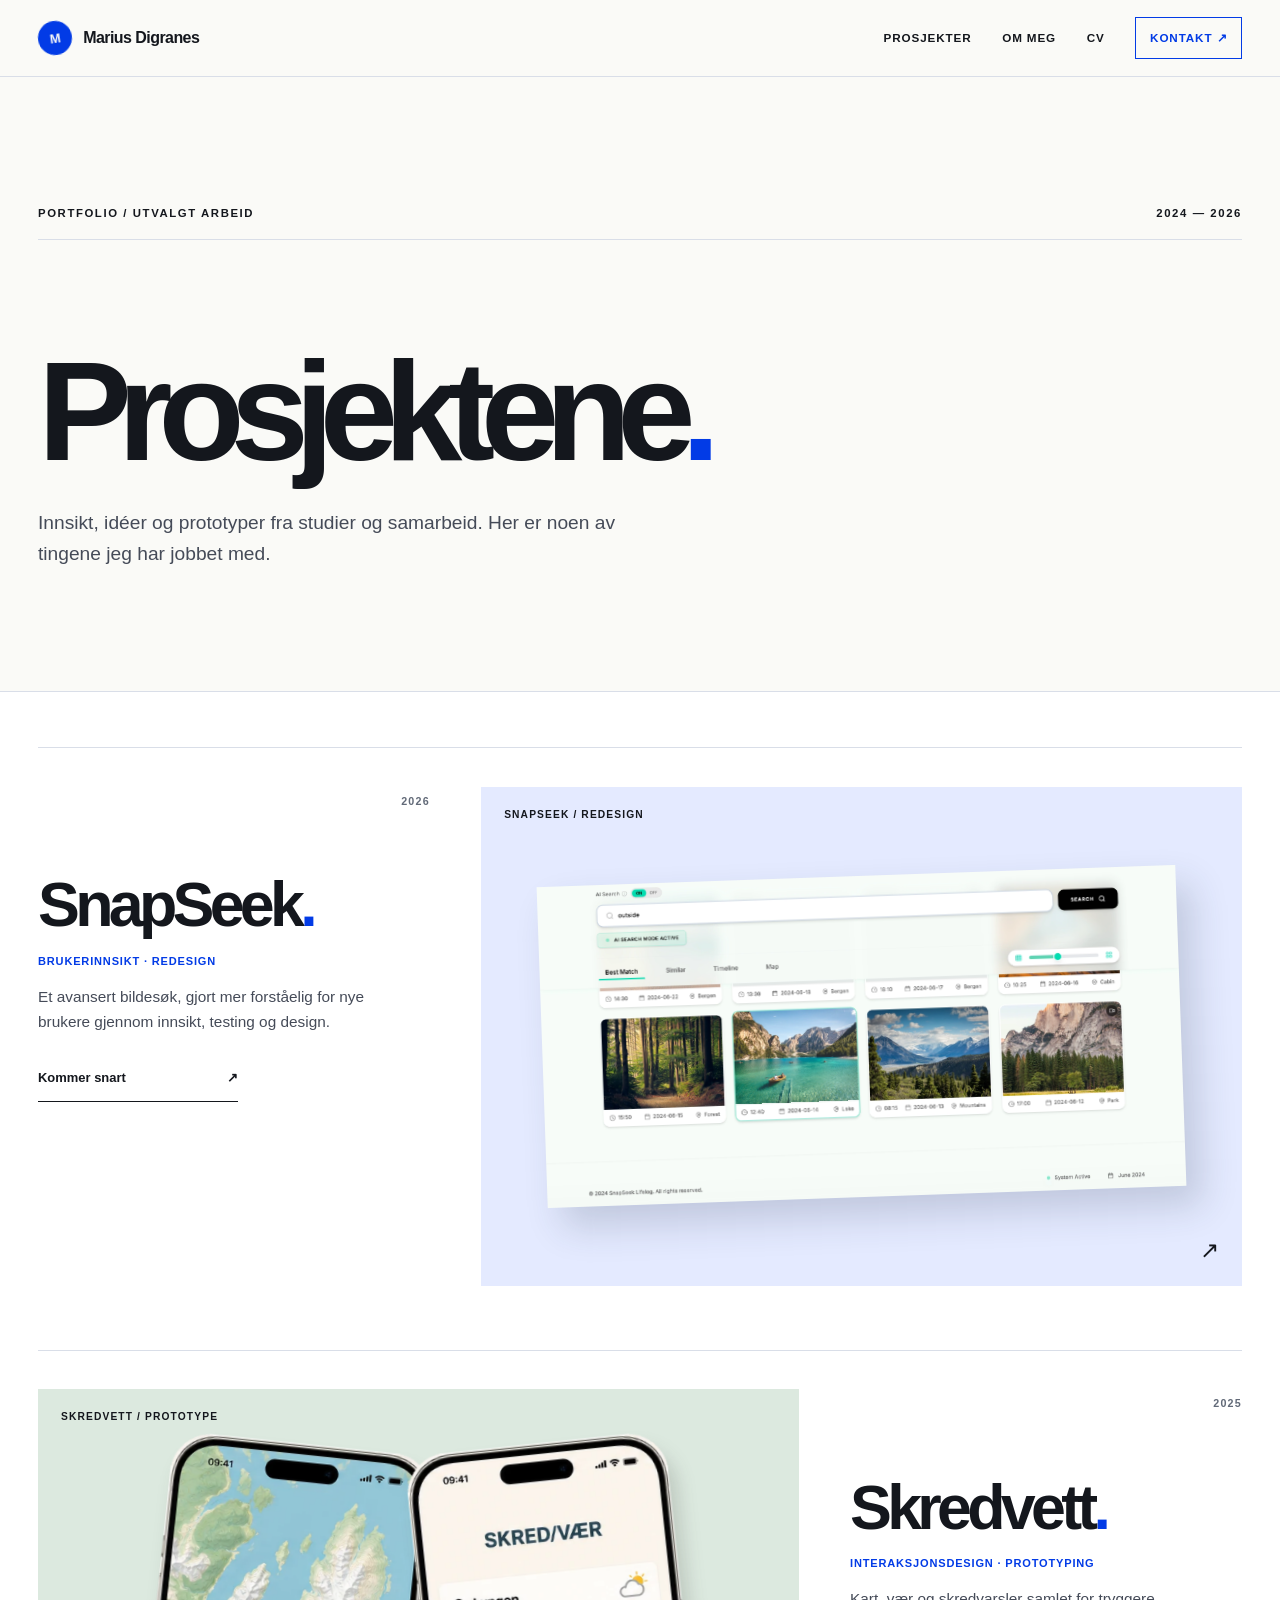
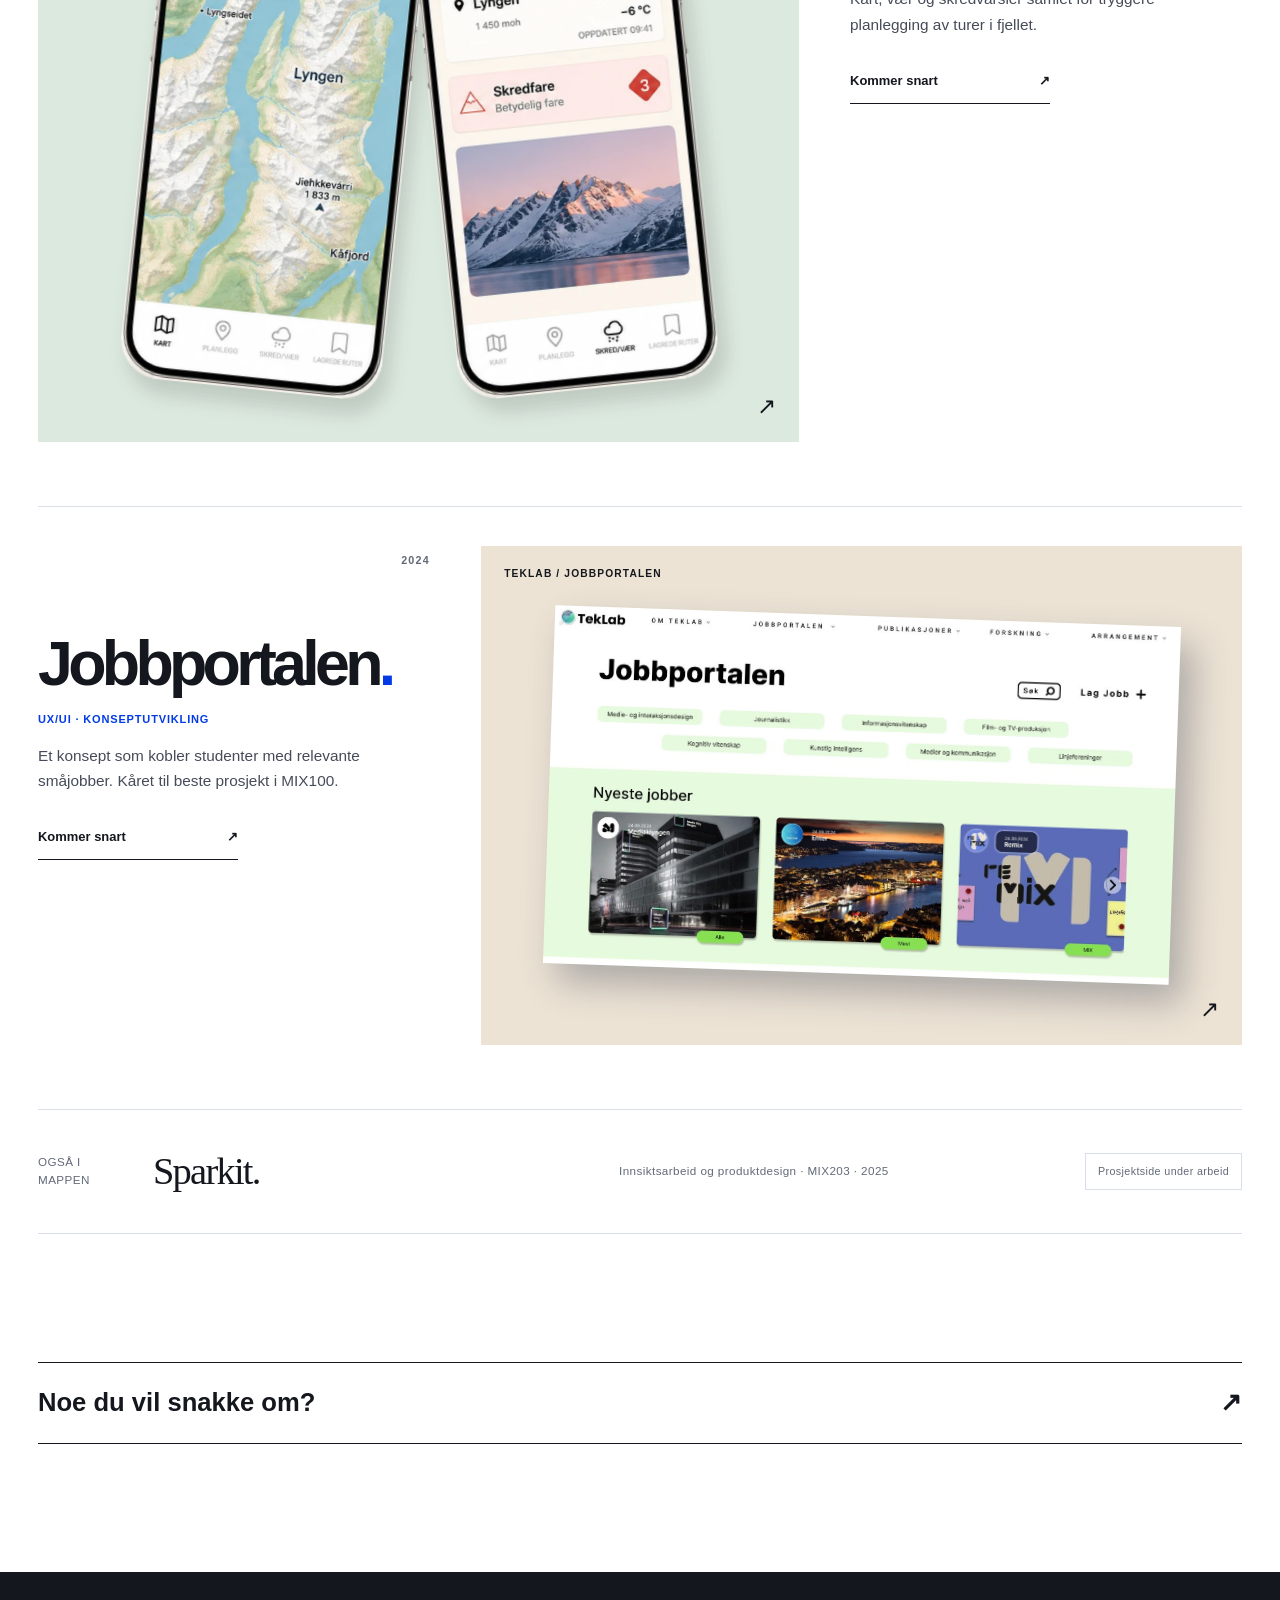
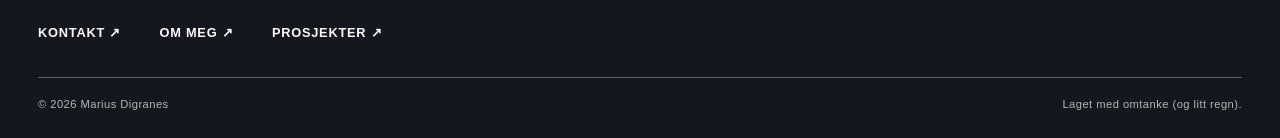
<file: prosjekter.html>
<!doctype html>
<html lang="no">
<head><meta charset="utf-8"><meta name="viewport" content="width=device-width,initial-scale=1">
<meta name="theme-color" content="#FAFAF7"><meta name="description" content="Prosjekter innen interaksjonsdesign, brukerinnsikt og prototyping av Marius Digranes.">
<title>Prosjekter – Marius Digranes</title>
<link rel="stylesheet" href="styles.css?v=palette-03"><link rel="stylesheet" href="studio.css?v=palette-05"><link rel="stylesheet" href="skredvett-card.css?v=symmetric-inward-05"><link rel="stylesheet" href="project-gate.css?v=preview-code-01">
</head>
<body class="about-page studio-projects-page">
<a class="skip-link" href="#main">Hopp til innhold</a>
<header class="site-header">
 <div class="container navbar">
  <a class="brand" href="index.html" aria-label="Marius Digranes – til forsiden"><span class="brand-mark" aria-hidden="true">M</span>Marius Digranes</a>
  <nav class="nav-links" aria-label="Hovedmeny">
   <a href="prosjekter.html" aria-current="page">Prosjekter</a>
   <a href="om-meg.html">Om meg</a>
   <a href="cv.html">CV</a>
   <a class="nav-accent" href="kontakt.html">Kontakt ↗</a>
  </nav>
 </div>
</header>
<main id="main">
<section class="studio-listing-intro">
 <div class="container">
  <div class="studio-chapter"><span>PORTFOLIO / UTVALGT ARBEID</span><span>2024 — 2026</span></div>
  <h1>Prosjektene<span class="studio-period">.</span></h1>
  <p>Innsikt, idéer og prototyper fra studier og samarbeid. Her er noen av tingene jeg har jobbet med.</p>
 </div>
</section>
<section class="studio-work studio-work--listing" aria-label="Prosjektoversikt">
 <div class="container"><div class="studio-project-list"><a class="studio-project studio-reveal" href="snapseek.html" aria-label="SnapSeek – kommer snart" aria-haspopup="dialog">
 <div class="studio-project-intro">
  <div class="studio-project-index"><span>2026</span></div>
  <h3>SnapSeek<span class="studio-period">.</span></h3>
  <p class="studio-project-type">Brukerinnsikt · Redesign</p>
  <p class="studio-project-summary">Et avansert bildesøk, gjort mer forståelig for nye brukere gjennom innsikt, testing og design.</p>
  <span class="studio-project-link">Kommer snart <span aria-hidden="true">↗</span></span>
 </div>
 <div class="studio-project-media studio-project-media--snap">
         <span class="studio-media-note">SNAPSEEK / REDESIGN</span>
         <img src="assets/snapseek-resultater-ny.webp?v=original-no-mac-20261126" width="2047" height="1030" loading="lazy" decoding="async" alt="SnapSeek-prototypen med AI-søk og bilderesultater">
         <span class="studio-media-corner" aria-hidden="true">↗</span>
       </div>
</a>
<a class="studio-project studio-reveal" href="skredvett.html" aria-label="Skredvett – kommer snart" aria-haspopup="dialog">
 <div class="studio-project-intro">
  <div class="studio-project-index"><span>2025</span></div>
  <h3>Skredvett<span class="studio-period">.</span></h3>
  <p class="studio-project-type">Interaksjonsdesign · Prototyping</p>
  <p class="studio-project-summary">Kart, vær og skredvarsler samlet for tryggere planlegging av turer i fjellet.</p>
  <span class="studio-project-link">Kommer snart <span aria-hidden="true">↗</span></span>
 </div>
 <div class="studio-project-media studio-project-media--skred">
          <span class="studio-media-note">SKREDVETT / PROTOTYPE</span>
          <div class="studio-phone-stack" aria-hidden="true">
            <span class="studio-skred-phone studio-skred-phone--map"><img src="assets/skredvett-lyngen-telefoner.webp?v=lyngen-highres-01" width="3072" height="1606" loading="lazy" decoding="async" alt=""></span>
            <span class="studio-skred-phone studio-skred-phone--weather"><img src="assets/skredvett-lyngen-telefoner.webp?v=lyngen-highres-01" width="3072" height="1606" loading="lazy" decoding="async" alt=""></span>
          </div>
          <span class="studio-media-corner" aria-hidden="true">↗</span>
        </div>
</a>
<a class="studio-project studio-reveal" href="jobbportalen.html" aria-label="Jobbportalen – kommer snart" aria-haspopup="dialog">
 <div class="studio-project-intro">
  <div class="studio-project-index"><span>2024</span></div>
  <h3>Jobbportalen<span class="studio-period">.</span></h3>
  <p class="studio-project-type">UX/UI · Konseptutvikling</p>
  <p class="studio-project-summary">Et konsept som kobler studenter med relevante småjobber. Kåret til beste prosjekt i MIX100.</p>
  <span class="studio-project-link">Kommer snart <span aria-hidden="true">↗</span></span>
 </div>
 <div class="studio-project-media studio-project-media--jobb">
         <span class="studio-media-note">TEKLAB / JOBBPORTALEN</span>
         <img src="assets/jobb-oversikt.jpg" width="1300" height="730" loading="lazy" decoding="async" alt="Oversikt fra Jobbportalen-prototypen">
         <span class="studio-media-corner" aria-hidden="true">↗</span>
       </div>
</a>
 <div class="studio-small-project studio-reveal">
  <span>OGSÅ I MAPPEN</span>
  <strong>Sparkit.</strong>
  <span>Innsiktsarbeid og produktdesign · MIX203 · 2025</span>
  <span class="studio-in-progress">Prosjektside under arbeid</span>
 </div>
</div></div>
</section>
<section class="studio-listing-end"><div class="container"><a href="kontakt.html">Noe du vil snakke om? <span aria-hidden="true">↗</span></a></div></section>
</main><footer class="footer studio-footer"><div class="container studio-footer-inner">
 <div class="studio-footer-links"><a href="kontakt.html">Kontakt ↗</a><a href="om-meg.html">Om meg ↗</a><a href="prosjekter.html">Prosjekter ↗</a></div>
 <div class="studio-footer-bottom"><span>© 2026 Marius Digranes</span><span>Laget med omtanke (og litt regn).</span></div>
</div></footer>
<script src="site-motion.js?v=palette-03" defer></script>
<script src="studio.js?v=palette-03" defer></script>
<script src="project-gate.js?v=preview-code-01" defer></script>
</body></html>
</file>
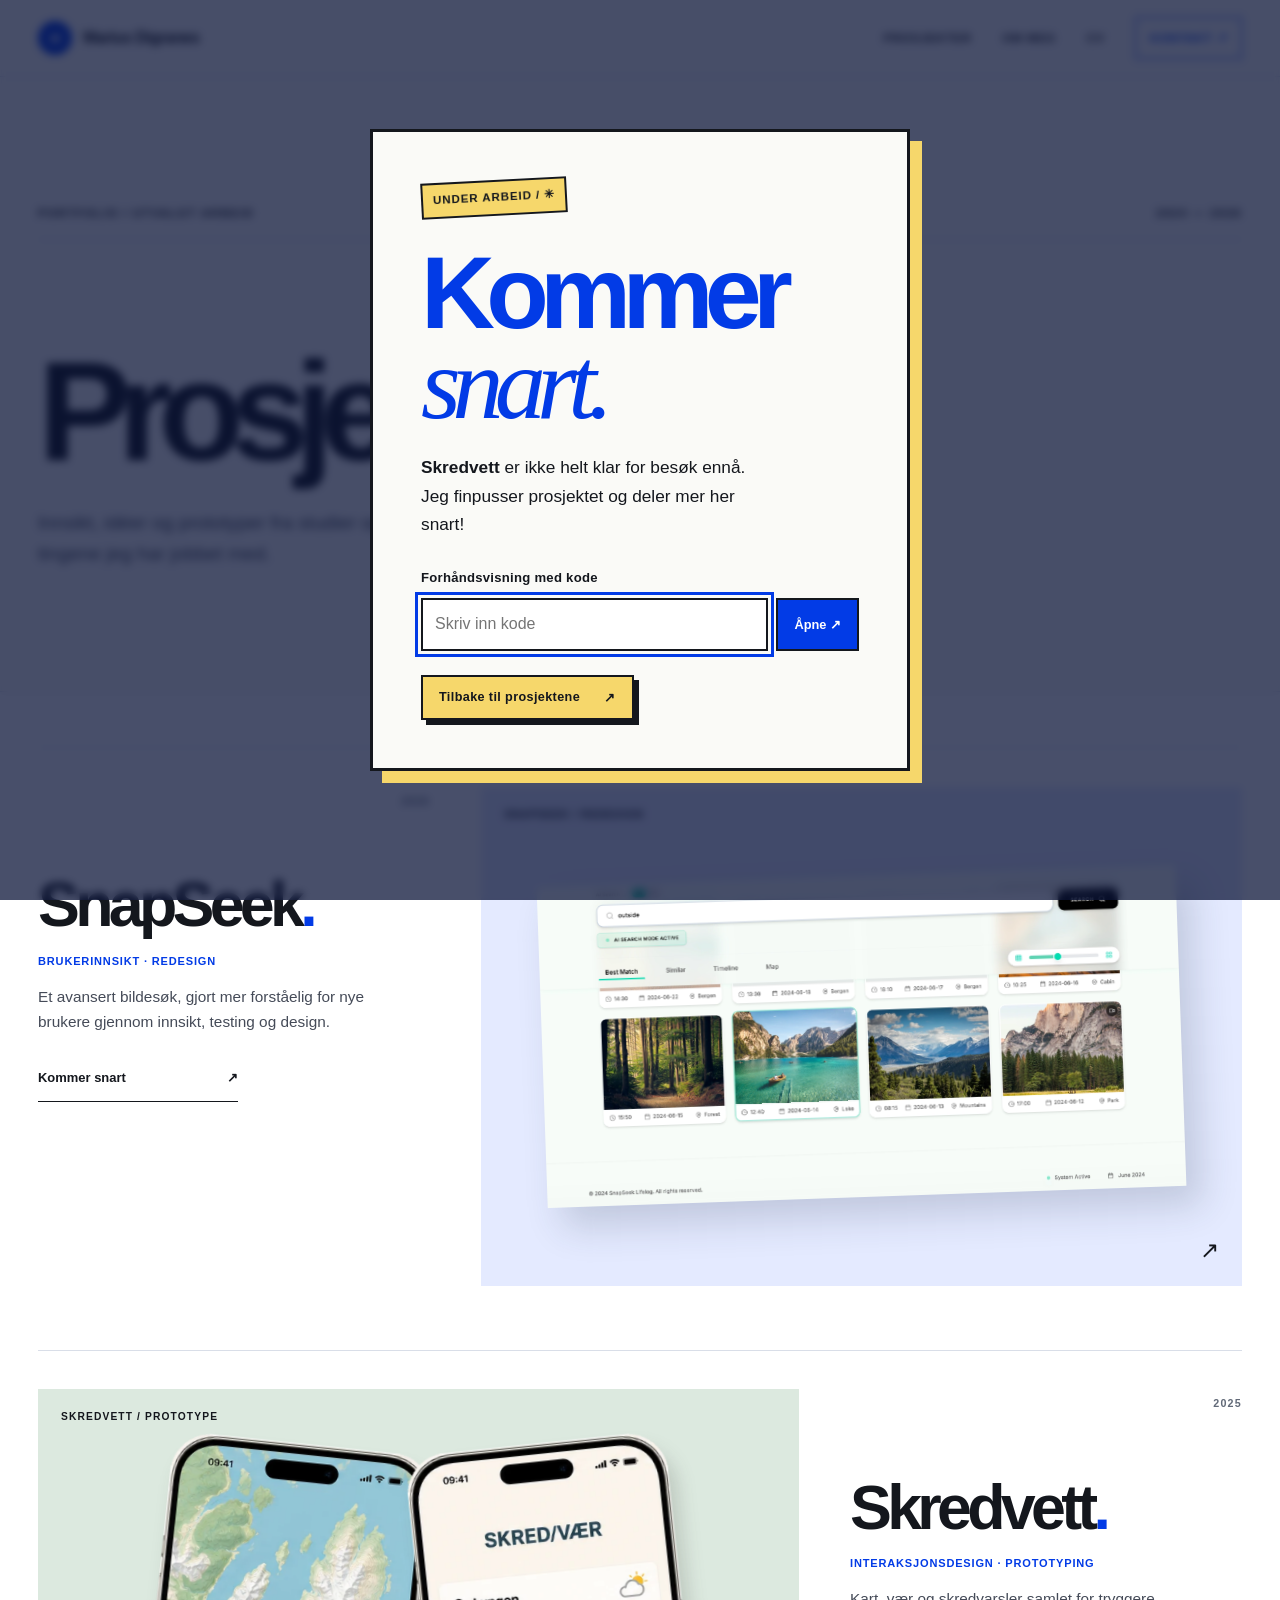
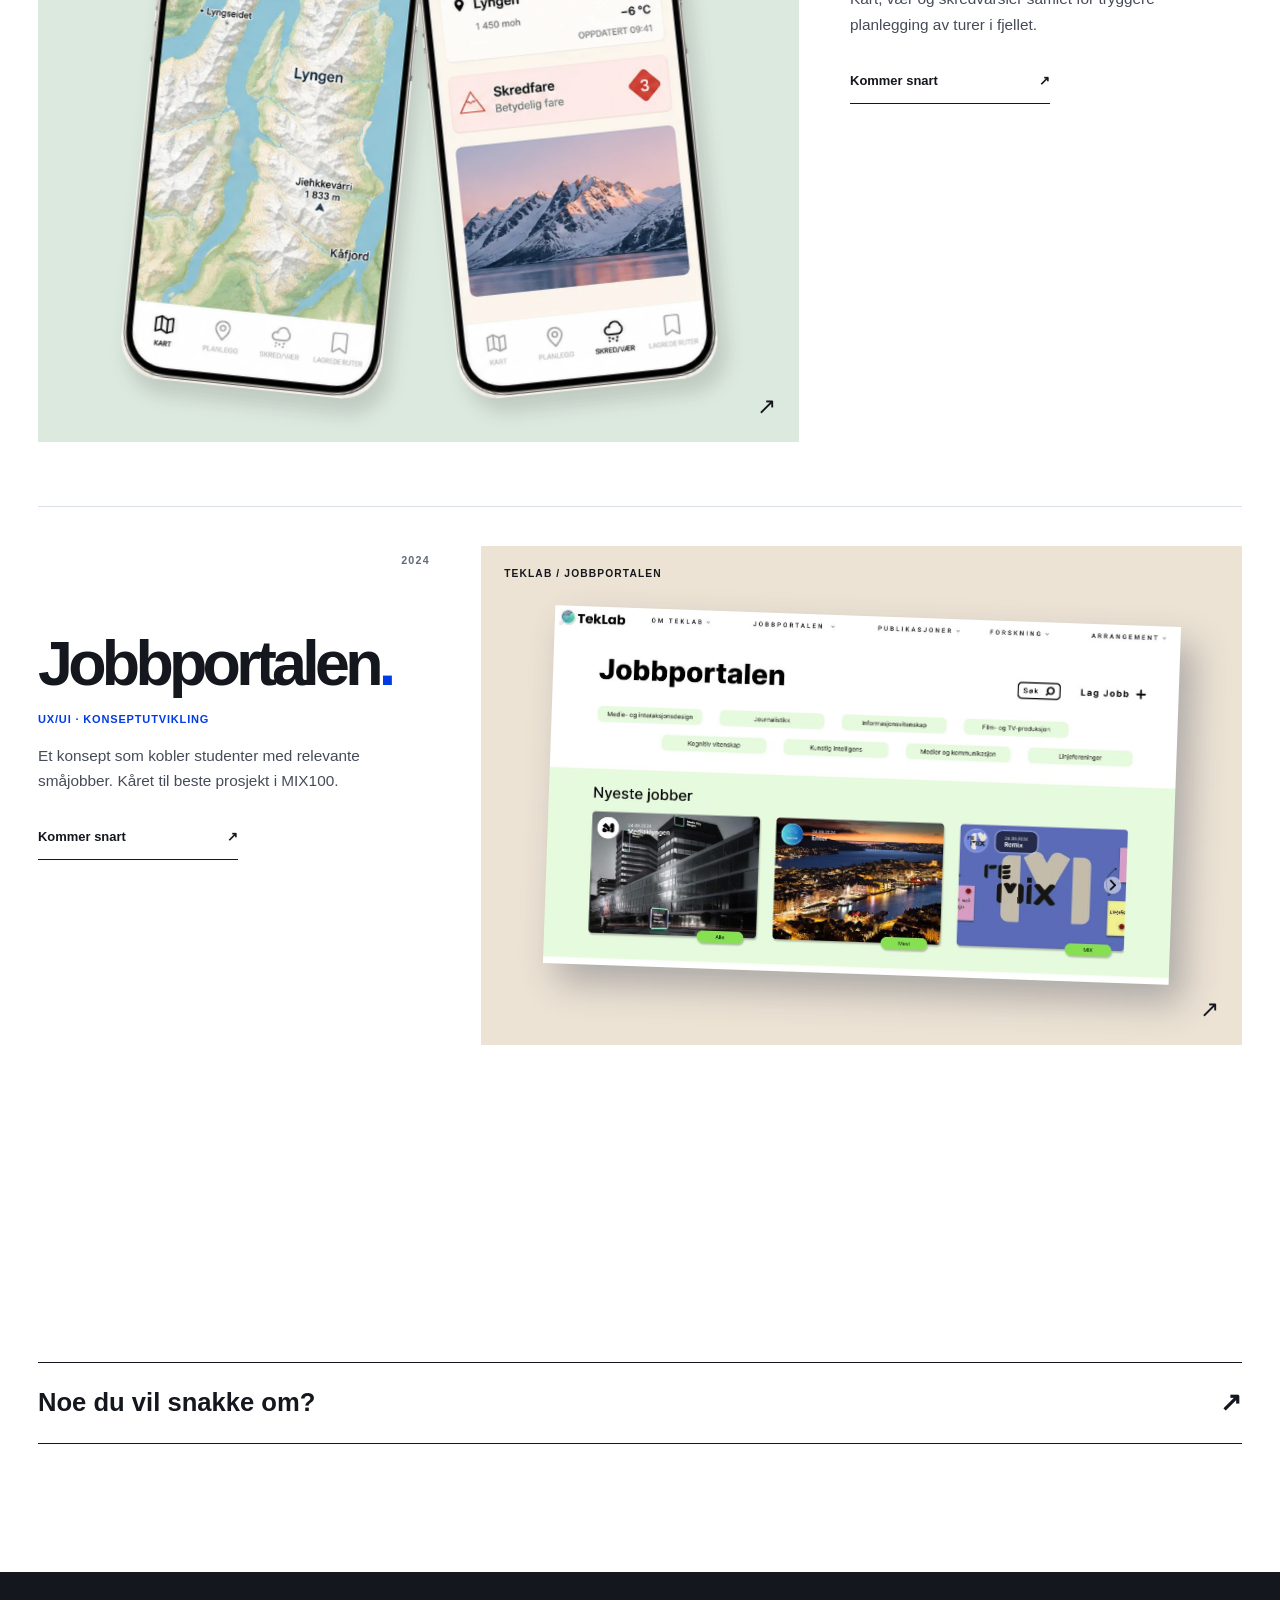
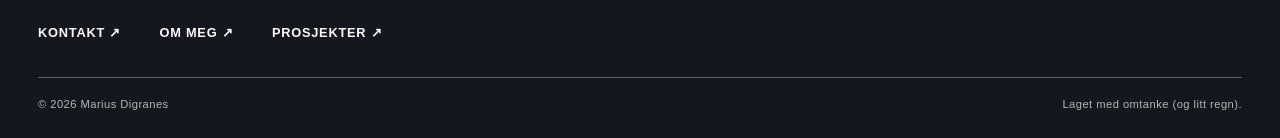
<file: skredvett.html>
<!doctype html><html lang="no"><head><meta charset="utf-8"><meta name="viewport" content="width=device-width,initial-scale=1"><script>try{if(sessionStorage.getItem("meg-portfolio-preview-2026")!=="yes")location.replace("prosjekter.html?kommer-snart=skredvett");}catch(_){location.replace("prosjekter.html?kommer-snart=skredvett");}</script><meta name="theme-color" content="#FAFAF7"><meta name="description" content="Skredvett – prototype for turplanlegging med kart, vær og skredvarsler."><title>Skredvett – Marius Digranes</title><link rel="stylesheet" href="styles.css?v=palette-03"><link rel="stylesheet" href="project-detail.css?v=phones-balanced-2"><link rel="stylesheet" href="studio.css?v=palette-03"><link rel="stylesheet" href="skredvett-showcase.css?v=lyngen-photo-01"></head><body><a class="skip-link" href="#main">Hopp til innhold</a><header class="site-header"><div class="container navbar">
<a class="brand" href="index.html" aria-label="Til forsiden"><span class="brand-mark" aria-hidden="true">M</span>Marius Digranes</a>
<nav class="nav-links" aria-label="Hovedmeny"><a href="prosjekter.html">Prosjekter</a><a href="om-meg.html">Om meg</a><a href="cv.html">CV</a><a class="nav-accent" href="kontakt.html">Kontakt ↗</a></nav>
</div></header>
<main class="container project-page" id="main"><article>
<header class="project-intro"><h1>Skredvett<span class="period">.</span></h1>
<p><strong>Oppgaven:</strong> I MIX203 ved Universitetet i Bergen fikk vi i oppgave å utvikle en app som skulle gjøre det enklere å finne fram og planlegge turer i skredutsatt terreng. Vi ønsket å undersøke hvordan turgåere kunne få bedre oversikt over terreng, værforhold og skredfare, uten å måtte hente informasjon fra flere forskjellige tjenester. Målet var å gjøre det enklere å vurdere forholdene og planlegge en tryggere tur.</p>
<p><strong>Løsningen:</strong> Vi utviklet Skredvett, en interaktiv prototype i Figma som samler kart, vær- og skredinformasjon på ett sted. Ved hjelp av API-er hentet vi inn data om de ulike fjellområdene, og vi benyttet et KI-API til å analysere tilgjengelig informasjon om blant annet vær og skredfare som støtte for vurdering av rutevalg. Gjennom innsiktsarbeid og prototyping utformet vi en løsning der brukeren kunne utforske kart, velge fjellområde, sammenligne ruter og lagre turer til senere.</p>
<div class="project-facts"><span>MIX203 · Universitetet i Bergen</span><span>2025</span><span>Prototype</span></div>
</header>
<div class="skredvett-photo-showcase" aria-label="Fire Skredvett-skjermbilder fra Lyngen, iPhone-mockups">
  <a href="assets/skredvett-lyngen-telefoner.webp" target="_blank" rel="noopener noreferrer" aria-label="Åpne de fire Skredvett-mockupene i full størrelse">
    <img src="assets/skredvett-lyngen-telefoner.webp?v=lyngen-highres-01" width="3072" height="1606" loading="lazy" decoding="async" alt="Fire iPhone-mockups uten bakgrunn: kart over Lyngen, planlegging av rute i Troms og Finnmark, skred- og værvisning for Lyngen og oversikt over fjellruter i Lyngen.">
  </a>
  <p>Kart · Planlegg rute · Skred/vær · Alle ruter i Lyngen</p>
</div>
<a class="project-back" href="prosjekter.html">← Tilbake til prosjektene</a>
</article></main><footer class="footer studio-footer"><div class="container studio-footer-inner">
 <div class="studio-footer-links"><a href="kontakt.html">Kontakt ↗</a><a href="om-meg.html">Om meg ↗</a><a href="prosjekter.html">Prosjekter ↗</a></div>
 <div class="studio-footer-bottom"><span>© 2026 Marius Digranes</span><span>Laget med omtanke (og litt regn).</span></div>
</div></footer>
<script src="site-motion.js?v=palette-03" defer></script><script src="studio.js?v=palette-03" defer></script></body></html>
</file>
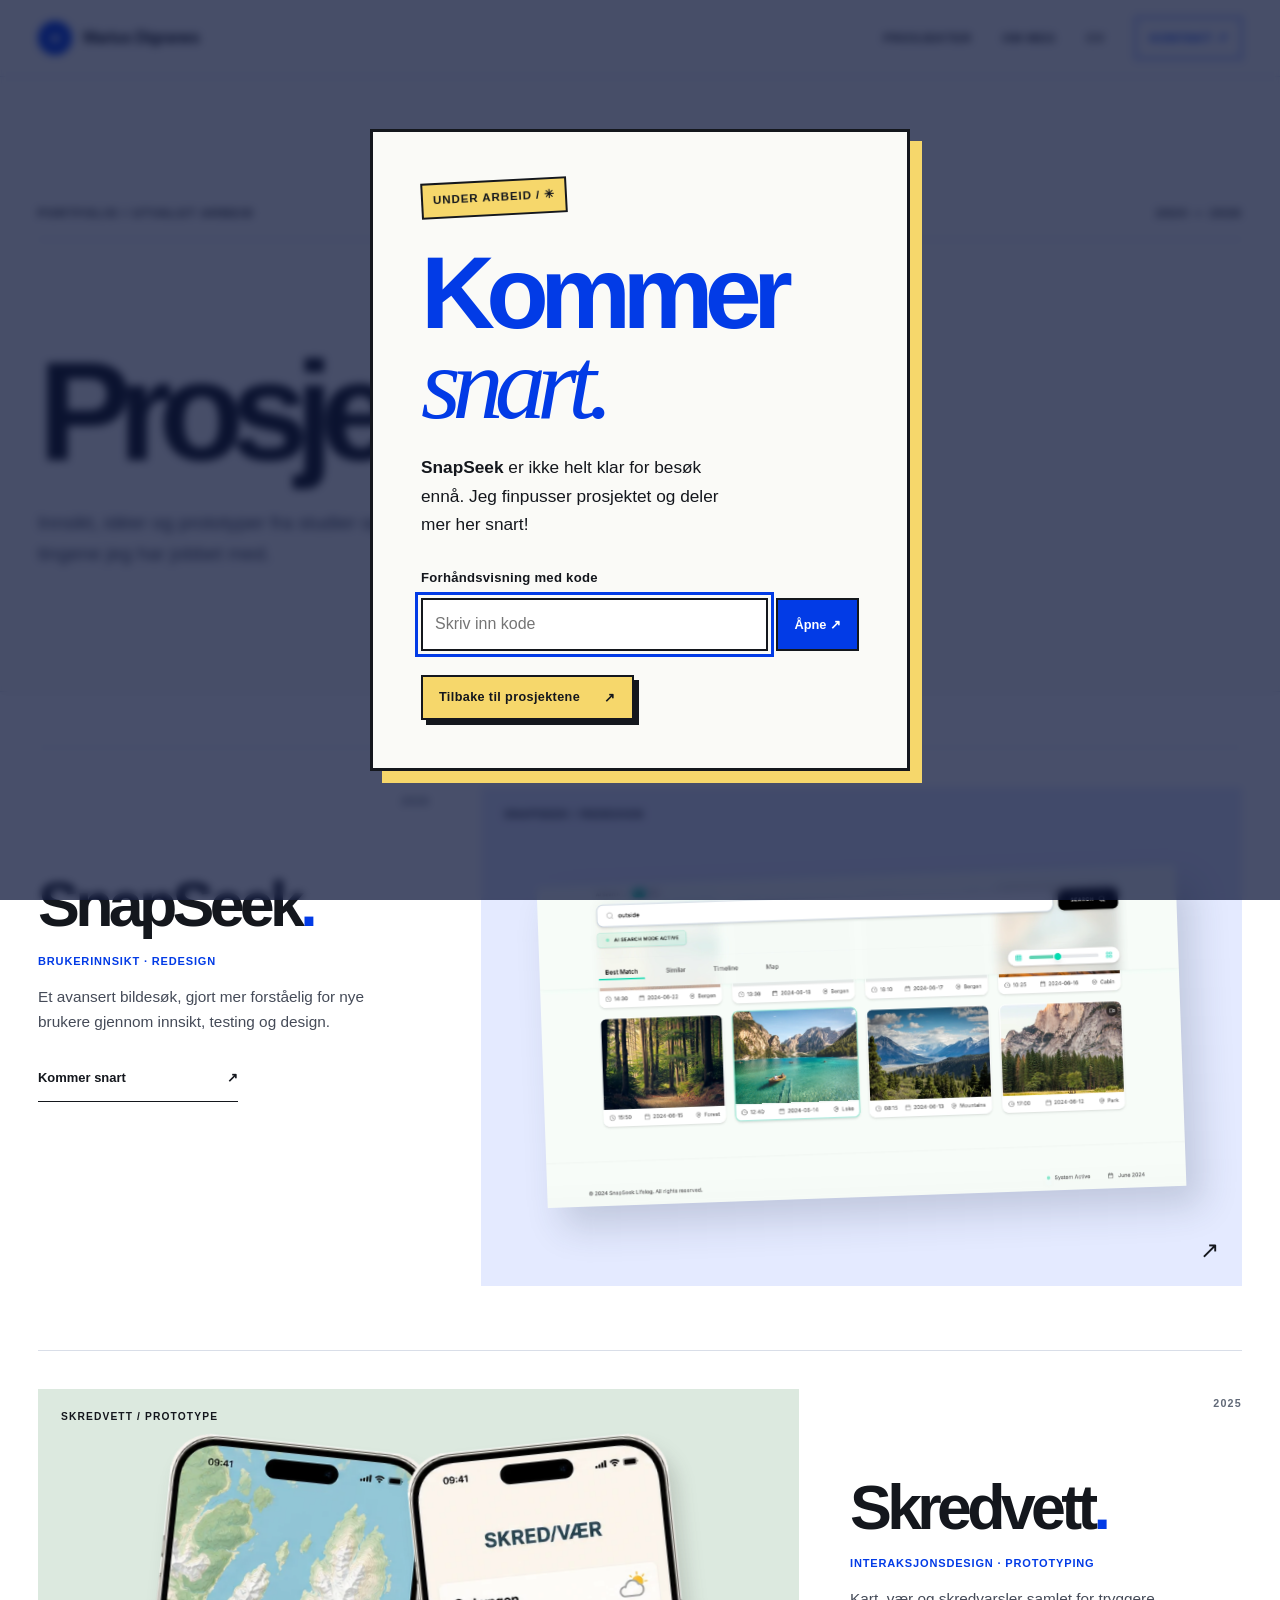
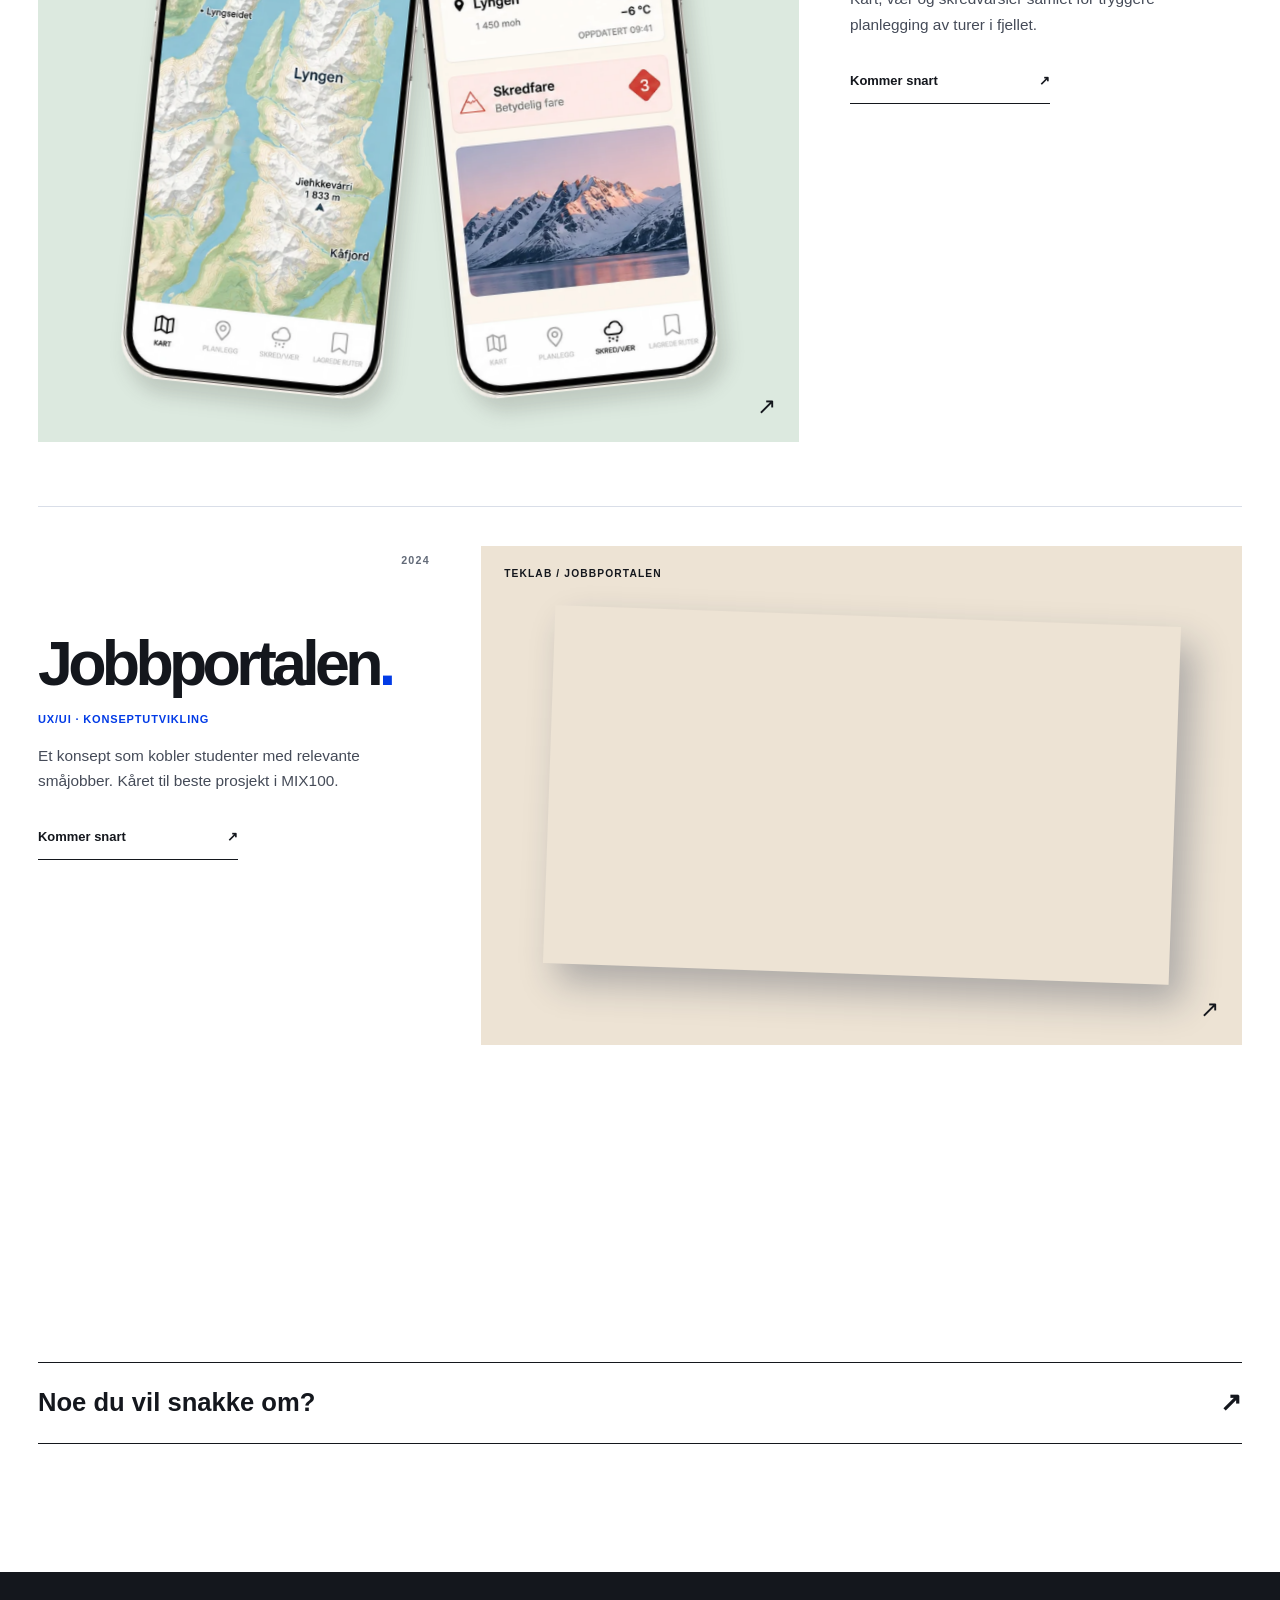
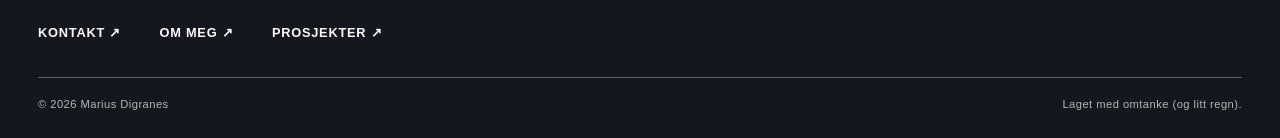
<file: snapseek.html>
<!doctype html><html lang="no"><head><meta charset="utf-8"><meta name="viewport" content="width=device-width,initial-scale=1"><script>try{if(sessionStorage.getItem("meg-portfolio-preview-2026")!=="yes")location.replace("prosjekter.html?kommer-snart=snapseek");}catch(_){location.replace("prosjekter.html?kommer-snart=snapseek");}</script><meta name="theme-color" content="#FAFAF7"><meta name="description" content="SnapSeek – redesign av et komplekst bildesøkesystem med tydeligere filtre og søk for nybegynnere."><title>SnapSeek – Marius Digranes</title><link rel="stylesheet" href="styles.css?v=palette-03"><link rel="stylesheet" href="project-detail.css"><link rel="stylesheet" href="studio.css?v=palette-03"><link rel="stylesheet" href="snapseek-comparison.css?v=before-after-01"></head><body><a class="skip-link" href="#main">Hopp til innhold</a><header class="site-header"><div class="container navbar">
<a class="brand" href="index.html" aria-label="Til forsiden"><span class="brand-mark" aria-hidden="true">M</span>Marius Digranes</a>
<nav class="nav-links" aria-label="Hovedmeny"><a href="prosjekter.html">Prosjekter</a><a href="om-meg.html">Om meg</a><a href="cv.html">CV</a><a class="nav-accent" href="kontakt.html">Kontakt ↗</a></nav>
</div></header>
<main class="container project-page" id="main">
  <article>
    <header class="project-intro">
      <h1>SnapSeek<span class="period">.</span></h1>
      <p><strong>Oppgaven:</strong> I MIX204 ved Universitetet i Bergen fikk vi i oppgave å evaluere og forbedre SnapSeek, et søkeverktøy som brukes til å finne bestemte bilder blant store mengder fotografier fra hverdagen. Systemet var opprinnelig utviklet for erfarne brukere. Gjennom intervjuer og brukertester oppdaget vi at nybegynnere hadde problemer med å forstå søkefunksjonene, bruke filtre og finne fram til riktige bilder. Oppgaven vår ble derfor å gjøre systemet enklere og mer intuitivt for nye brukere.</p>
      <p><strong>Løsningen:</strong> Vi redesignet SnapSeek med et mer oversiktlig grensesnitt, tydeligere filtre og KI-støttet søk som automatisk foreslår relevante filtre ut fra det brukeren skriver. Vi la også til søkehistorikk og en forbedret bildeoversikt. I den første brukertesten av redesignet klarte begge deltakerne å finne riktig bilde i begge oppgavene. Etter ytterligere forbedringer viste den neste testrunden at nye brukere løste oppgavene raskere og med mindre usikkerhet. De brukte også filtrene mer aktivt og syntes systemet var enklere å forstå.</p>
      <div class="project-facts"><span>MIX204 · Universitetet i Bergen</span><span>2026</span></div>
      <a class="project-live-link" href="https://www.figma.com/make/ubxtQJGTeSxczlqijkVXCk/Redesign-SnapSeek?code-node-id=0-9&amp;p=f&amp;t=PoXDQ9X01hpvhbL0-0&amp;fullscreen=1" target="_blank" rel="noopener noreferrer">Utforsk prototypen i Figma ↗</a>
    </header>
    <section class="snapseek-comparison" aria-labelledby="snapseek-before-after">
      <h2 id="snapseek-before-after">Før og etter redesignet</h2>
      <p>Under ser du hvordan SnapSeek så ut før vi startet, og hvordan vi gjorde søk, filtrering og navigasjon enklere for nye brukere.</p>
      <div class="project-shots">
        <figure class="project-shot snapseek-shot-before">
          <a href="assets/snapseek-original-hd.svg" target="_blank" rel="noopener noreferrer" aria-label="Åpne originalt SnapSeek-skjermbilde">
            <img src="assets/snapseek-original-hd.svg" width="1711" height="919" alt="Det opprinnelige SnapSeek-grensesnittet med flere søkefelt, tekniske valg og faner øverst" loading="lazy">
          </a>
          <figcaption><strong>Før redesignet:</strong> Det opprinnelige grensesnittet hadde flere tekniske valg og søkefunksjoner som var vanskelige å forstå for nye brukere.</figcaption>
        </figure>
        <figure class="project-shot">
          <a href="assets/snapseek-resultater-ny.webp" target="_blank" rel="noopener noreferrer" aria-label="Åpne skjermbilde av redesignet med søkeresultater">
            <img src="assets/snapseek-resultater-ny.webp" width="2047" height="1030" alt="Redesignet SnapSeek med KI-støttet søk og bilderesultater i et oversiktlig rutenett" loading="lazy">
          </a>
          <figcaption><strong>Etter redesignet – søk:</strong> KI-støttet søk og en tydeligere bildeoversikt gjorde det enklere å finne relevante bilder.</figcaption>
        </figure>
        <figure class="project-shot">
          <a href="assets/snapseek-filtre.jpg" target="_blank" rel="noopener noreferrer" aria-label="Åpne skjermbilde av redesignet med filtre">
            <img src="assets/snapseek-filtre.jpg" width="1920" height="966" alt="Redesignet SnapSeek med tydelig merket filterpanel for aktivitet, sted, dato og tekst i bilder" loading="lazy">
          </a>
          <figcaption><strong>Etter redesignet – filtre:</strong> Enklere begreper og tydelige filtervalg gjorde det lettere å snevre inn søkeresultatene.</figcaption>
        </figure>
      </div>
    </section>
    <a class="project-back" href="prosjekter.html">← Tilbake til prosjektene</a>
  </article>
</main><footer class="footer studio-footer"><div class="container studio-footer-inner">
 <div class="studio-footer-links"><a href="kontakt.html">Kontakt ↗</a><a href="om-meg.html">Om meg ↗</a><a href="prosjekter.html">Prosjekter ↗</a></div>
 <div class="studio-footer-bottom"><span>© 2026 Marius Digranes</span><span>Laget med omtanke (og litt regn).</span></div>
</div></footer>  <script src="site-motion.js?v=palette-03" defer></script>
<script src="studio.js?v=palette-03" defer></script></body></html>
</file>
<file: styles.css>
/* Marius Digranes — portefølje v1 | Norsk, redaksjonelt / vintage-inspirert */
:root {
  color-scheme: light;
  /* Palette 03 — electric cobalt, warm porcelain and butter yellow. */
  --blue:#023BE6; --blue-deep:#002DB8;
  --paper:#FAFAF7; --paper-2:#F6D76B; --white:#FAFAF7;
  --ink:#14171D; --ink-soft:#454B58; --muted:#626A78;
  --line:#D9DEE8; --rust:#023BE6; --pine:#002DB8;
  --sage:#E4EAFF; --gold:#F6D76B; --shadow:0 18px 60px rgba(12,29,87,.10);
  --serif:Georgia,'Times New Roman',serif;
  --sans:-apple-system,BlinkMacSystemFont,'Segoe UI',Arial,sans-serif;
}
* { box-sizing:border-box; }
html { scroll-behavior:smooth; scroll-padding-top:6rem; }
body {
  margin:0; color:var(--ink); font-family:var(--sans); line-height:1.55;
  background:
    radial-gradient(ellipse at 12% 6%,rgba(246,215,107,.13),transparent 37%),
    radial-gradient(ellipse at 94% 44%,rgba(2,59,230,.055),transparent 32%),
    var(--paper);
}
a { color:inherit; }
a:hover { color:var(--rust); }
a:focus-visible,button:focus-visible { outline:3px solid var(--rust); outline-offset:4px; }
img,video { max-width:100%; display:block; }
::selection { background:#E0E7FF; color:var(--ink); }
.skip-link { position:absolute; z-index:30; left:1rem; top:-5rem; background:var(--ink); color:white; padding:.7rem 1rem; }
.skip-link:focus { top:.8rem; }
.container { width:min(1240px,calc(100% - 76px)); margin-inline:auto; }
.site-header { position:sticky; z-index:15; top:0; background:rgba(250,250,247,.97); border-bottom:1px solid var(--line); backdrop-filter:blur(15px); }
.navbar { display:flex; align-items:center; justify-content:space-between; min-height:82px; gap:2rem; }
.brand { display:inline-flex; align-items:center; font-family:var(--serif); font-weight:700; font-size:1.23rem; letter-spacing:-.035em; text-decoration:none; white-space:nowrap; }
.brand-mark {
  display:inline-grid;
  place-items:center;
  flex:0 0 34px;
  width:34px;
  height:34px;
  margin-right:.7rem;
  background:var(--rust);
  color:var(--white);
  font:700 13px/1 var(--sans);
  letter-spacing:-.035em;
  border-radius:50%;
  transform:rotate(-8deg);
}
.nav-links { display:flex; align-items:center; justify-content:flex-end; flex-wrap:wrap; gap:clamp(.9rem,2.4vw,2.1rem); }
.nav-links a { font-size:.77rem; font-weight:750; letter-spacing:.09em; text-transform:uppercase; text-decoration:none; white-space:nowrap; }
.nav-links a:hover { text-decoration:underline; text-underline-offset:7px; }
.nav-links .nav-accent { border:1px solid var(--rust); color:var(--rust); padding:.7rem .85rem; }
.nav-links .nav-accent:hover { background:var(--pine); border-color:var(--pine); color:var(--white); text-decoration:none; }
.eyebrow { font-size:.72rem; font-weight:750; letter-spacing:.16em; text-transform:uppercase; }
.eyebrow::before { content:''; display:inline-block; width:18px; height:1px; background:currentColor; vertical-align:middle; margin-right:.7rem; }
.hero { display:flex; align-items:center; min-height:510px; padding-block:105px 105px; }
.hero-copy { max-width:1080px; width:100%; }
.hero-copy h1 { font-family:var(--serif); font-size:clamp(4.2rem,9vw,9.2rem); line-height:.98; font-weight:500; letter-spacing:-.075em; margin:0; max-width:1080px; }
.hero-copy h1 em { color:var(--rust); font-weight:400; }
.hero-copy>p { max-width:590px; font-size:clamp(1.06rem,1.6vw,1.28rem); line-height:1.6; color:var(--ink-soft); }
.hero-links { display:flex; align-items:center; flex-wrap:wrap; gap:1.1rem 1.7rem; margin-top:2.7rem; }
.button { background:var(--pine); color:var(--white); border:1px solid var(--pine); padding:1rem 1.25rem; text-decoration:none; font-weight:750; font-size:.84rem; display:inline-flex; gap:1rem; align-items:center; justify-content:center; transition:background .2s,color .2s,transform .2s; }
.button:hover { background:var(--ink); border-color:var(--ink); color:var(--white); transform:translateY(-2px); }
.text-link { text-decoration:none; border-bottom:1px solid currentColor; font-size:.85rem; font-weight:700; padding-bottom:.2rem; }
.hero-art { min-height:450px; position:relative; display:grid; place-items:center; }
.poster { isolation:isolate; position:relative; width:min(100%,430px); aspect-ratio:4/5; padding:32px; border:1px solid #8E93A6; box-shadow:22px 22px 0 var(--sage),var(--shadow); background:linear-gradient(155deg,#F0DAAB 0%,#F7EDD1 48%,#D1D9E8 100%); overflow:hidden; }
.poster::before { content:''; position:absolute; inset:10px; border:1px solid rgba(12,29,87,.27); pointer-events:none; }
.poster .poster-top { display:flex; justify-content:space-between; align-items:start; gap:.6rem; font-size:.65rem; font-weight:700; letter-spacing:.15em; text-transform:uppercase; }
.poster .poster-circles { display:grid; place-items:center; width:80%; aspect-ratio:1; margin:11% auto 4%; border-radius:50%; border:1px solid rgba(12,29,87,.45); background:radial-gradient(circle at 50% 50%,#F8EED3 0 16%,transparent 16% 19%,#8B9CBF 19% 21%,transparent 21% 29%,#D6B76F 29% 33%,transparent 33% 38%,#023BE6 38% 41%,transparent 41% 100%); transform:rotate(-11deg); }
.poster .poster-circles::after { content:'M / D'; font-family:var(--serif); font-style:italic; font-size:clamp(2.2rem,5vw,4rem); color:var(--ink); transform:rotate(11deg); }
.poster-bottom { border-top:1px solid #7F86A1; display:flex; align-items:end; justify-content:space-between; gap:1rem; padding-top:1rem; font-size:.68rem; text-transform:uppercase; font-weight:750; letter-spacing:.12em; }
.poster-bottom strong { font-family:var(--serif); font-size:1.5rem; letter-spacing:-.02em; text-transform:none; }
.stamp { position:absolute; right:-8%; bottom:8%; border:1.5px solid var(--rust); color:var(--rust); width:116px; height:116px; background:var(--paper); border-radius:50%; transform:rotate(16deg); display:grid; place-items:center; text-align:center; font-size:.67rem; font-weight:800; letter-spacing:.09em; text-transform:uppercase; line-height:1.6; }
.section { padding-block:90px; border-top:1px solid var(--line); }
.section-heading { display:flex; align-items:end; justify-content:space-between; gap:2rem; margin-bottom:2.6rem; }
.section-heading h2,.display-title { font:400 clamp(2.9rem,5.3vw,5.7rem)/1.05 var(--serif); letter-spacing:-.065em; margin:.6rem 0 0; }
.section-heading .section-sub { max-width:350px; font-size:.95rem; color:var(--muted); }
.projects-grid { display:grid; grid-template-columns:1fr 1fr; gap:1.6rem; }
.project { display:block; text-decoration:none; position:relative; color:var(--ink); }
.project-visual { min-height:325px; border:1px solid rgba(12,29,87,.20); padding:1.5rem; overflow:hidden; display:flex; flex-direction:column; justify-content:space-between; transition:transform .25s,box-shadow .25s; }
.project:hover .project-visual { transform:translateY(-5px); box-shadow:var(--shadow); }
.project-meta { display:flex; gap:.9rem; align-items:center; justify-content:space-between; padding-top:1.2rem; font-size:.7rem; letter-spacing:.11em; text-transform:uppercase; font-weight:750; }
.project h3 { font:400 clamp(2rem,3.2vw,3.2rem)/1 var(--serif); letter-spacing:-.04em; margin:.65rem 0 .4rem; }
.project p { margin:0; color:var(--muted); max-width:440px; }
.project .project-cta { margin-top:1rem; display:inline-block; border-bottom:1px solid currentColor; padding-bottom:.15rem; font-size:.82rem; font-weight:750; }
.project-visual .visual-label { font:750 .72rem var(--sans); letter-spacing:.13em; text-transform:uppercase; }
.visual-snap { background:#E4EAFF; }
.visual-snap .search-motif { width:92%; margin:3.2rem auto 1.4rem; padding:1rem 1.2rem; border-radius:25px; background:var(--white); box-shadow:0 8px 0 rgba(12,29,87,.09); display:flex; justify-content:space-between; align-items:center; font-size:.91rem; color:#454B58; border:1px solid rgba(12,29,87,.20); }
.visual-snap .mini-gallery { display:grid; grid-template-columns:repeat(4,1fr); gap:.65rem; height:89px; }
.visual-snap .mini-gallery span { border-radius:4px; background:linear-gradient(135deg,#BFCBE2,#7C8FB7 60%,#002DB8); }
.visual-snap .mini-gallery span:nth-child(2) { background:linear-gradient(120deg,#F7E0B3,#DDBB82 50%,#9A97A6); }
.visual-snap .mini-gallery span:nth-child(3) { background:linear-gradient(130deg,#D5DDF0,#8497B7 60%,#023BE6); }
.visual-snap .mini-gallery span:nth-child(4) { background:linear-gradient(140deg,#E8D8B9,#A5B0C8 50%,#D2AC70); }
.visual-spark { background:#F6D76B; }
.visual-spark .spark-window { width:88%; margin:auto; padding:1.2rem; background:var(--white); border:1px solid #9A94AA; transform:rotate(-3deg); box-shadow:12px 12px 0 rgba(12,29,87,.16); }
.visual-spark .spark-window .line { display:block; height:10px; width:68%; background:#8997B5; margin-bottom:.65rem; }
.visual-spark .tiles { display:grid; grid-template-columns:repeat(3,1fr); gap:.55rem; margin-top:1.25rem; }
.visual-spark .tiles span { aspect-ratio:1; background:#D7DEED; border:1px solid #9EACC7; }
.visual-spark .tiles span:nth-child(2) { background:#A1AFCE; }
.visual-spark .tiles span:nth-child(3) { background:#E2BA7E; }
.visual-job { background:#023BE6; color:var(--white); }
.visual-job .job-letter { margin:auto; align-self:center; color:var(--white); font:italic 400 clamp(4rem,8vw,8rem)/1 var(--serif); letter-spacing:-.08em; transform:rotate(-9deg); }
.visual-snow { background:linear-gradient(#BCC8E3,#D8DEEC 65%,#EBD7AE); position:relative; }
.visual-snow::after { content:''; position:absolute; bottom:-2px; left:0; width:100%; height:58%; background:#023BE6; clip-path:polygon(0 83%,24% 39%,33% 55%,57% 8%,78% 61%,90% 43%,100% 70%,100% 100%,0 100%); }
.visual-snow .mountain-title { position:relative; z-index:1; margin:auto; font:400 clamp(2.5rem,5vw,4.5rem) var(--serif); }
.project-small .project-visual { min-height:255px; }
.project-small .project h3 { font-size:2rem; }
.process-band { background:var(--pine); color:var(--paper); padding-block:80px; }
.process-layout { display:grid; grid-template-columns:1fr 1.2fr; gap:4rem; align-items:start; }
.process-layout h2 { font:400 clamp(2.6rem,4.9vw,5rem)/1.09 var(--serif); letter-spacing:-.055em; margin:.7rem 0; }
.process-layout h2 em { color:#F6D76B; }
.process-steps { display:grid; grid-template-columns:1fr 1fr; gap:2rem; margin-top:.6rem; }
.process-steps article { border-top:1px solid rgba(255,255,255,.38); padding-top:1rem; }
.process-steps .num { color:#F6D76B; font:italic 1.5rem var(--serif); }
.process-steps h3 { margin:.6rem 0; font:400 1.7rem var(--serif); }
.process-steps p { font-size:.91rem; color:#F3E9D0; }
.info-grid { display:grid; grid-template-columns:1.05fr 1fr; gap:min(7vw,7rem); }
.info-grid h2 { font:400 clamp(2.9rem,5vw,4.8rem)/1.1 var(--serif); letter-spacing:-.05em; margin:.75rem 0 1.2rem; }
.large-body { font-size:1.15rem; line-height:1.75; color:var(--ink-soft); }
.fact-box { border-left:2px solid var(--rust); padding-left:1.2rem; margin-top:2rem; }
.fact-box strong { display:block; margin-bottom:.3rem; }
.fact-box p { margin:.15rem 0; color:var(--muted); }
.timeline { border-top:1px solid var(--line); margin-top:1rem; }
.timeline-item { padding:1.5rem 0; display:grid; grid-template-columns:110px 1fr; border-bottom:1px solid var(--line); gap:1.2rem; }
.timeline-item .year { font-size:.78rem; color:var(--rust); font-weight:750; padding-top:.35rem; }
.timeline-item h3 { font:400 1.5rem var(--serif); margin:0; }
.timeline-item p { margin:.4rem 0 0; font-size:.92rem; color:var(--muted); }
.cv-block { display:flex; align-items:center; justify-content:space-between; flex-wrap:wrap; gap:1.5rem; border:1px solid var(--ink); padding:1.65rem 2rem; margin-top:2rem; }
.cv-block h3 { font:400 1.65rem var(--serif); margin:0 0 .4rem; }
.cv-block p { margin:0; color:var(--muted); }
.cv-actions { display:flex; flex-wrap:wrap; gap:1rem; }
.muted-pill { font-size:.78rem; padding:.55rem .8rem; border:1px solid var(--line); color:var(--ink-soft); background:#F4F2E8; }
.contact { background:var(--pine); color:var(--white); border-top:1px solid var(--line); padding:75px 0; }
.contact p { color:var(--white); }
.contact .button { background:var(--white); color:var(--ink); border-color:var(--white); }
.contact .button:hover { background:var(--paper-2); color:var(--ink); border-color:var(--paper-2); }
.contact-layout { display:flex; justify-content:space-between; align-items:end; gap:3rem; }
.contact h2 { font:400 clamp(3rem,6.5vw,7rem)/1 var(--serif); letter-spacing:-.07em; margin:.6rem 0 1rem; }
.contact p { max-width:480px; color:#F1E6CC; }
.footer { background:var(--ink); color:var(--white); font-size:.74rem; letter-spacing:.05em; }
.footer-inner { display:flex; justify-content:space-between; gap:2rem; padding-block:1.3rem; }
.footer a { color:inherit; }
/* Casestudie */
.case-hero { padding:90px 0 70px; }
.case-hero h1 { font:400 clamp(3.9rem,8vw,8.3rem)/.97 var(--serif); letter-spacing:-.07em; max-width:1000px; margin:1rem 0; }
.case-intro { max-width:770px; font-size:1.25rem; line-height:1.65; color:var(--ink-soft); }
.case-meta { display:flex; flex-wrap:wrap; gap:2rem 4rem; padding-block:2rem; border-top:1px solid var(--line); border-bottom:1px solid var(--line); margin-top:3rem; }
.case-meta dt { font-size:.7rem; text-transform:uppercase; letter-spacing:.12em; font-weight:800; color:var(--rust); }
.case-meta dd { margin:.3rem 0 0; font-size:1rem; }
.case-banner { min-height:375px; padding:3rem; margin-top:2.5rem; background:linear-gradient(135deg,#D8DFEF,#F9EBD0); border:1px solid #A5AFC6; display:grid; align-items:center; }
.case-banner .search-motif { width:min(850px,100%); background:var(--white); border:2px solid #ABB8D4; border-radius:38px; padding:1.25rem 2rem; box-shadow:15px 18px 0 #CDD5E9; color:#454B58; }
.case-banner .banner-caption { margin-top:2rem; text-transform:uppercase; letter-spacing:.16em; font-size:.7rem; color:var(--ink-soft); }
.case-content { max-width:890px; margin-inline:auto; }
.case-section { padding-block:70px; border-top:1px solid var(--line); }
.case-section h2 { font:400 clamp(2.6rem,4.6vw,4.5rem)/1.08 var(--serif); letter-spacing:-.055em; margin:.6rem 0 1.6rem; }
.case-section p { color:var(--ink-soft); font-size:1.08rem; line-height:1.75; }
.case-section ul { padding-left:1.35rem; color:var(--ink-soft); line-height:1.8; }
.case-quote { margin:2rem 0; padding:1.7rem 2rem; border-left:3px solid var(--rust); background:#F4F2E8; font:italic 1.6rem/1.45 var(--serif); }
.metrics { display:grid; grid-template-columns:repeat(3,1fr); gap:1px; background:var(--line); border:1px solid var(--line); margin:2rem 0; }
.metric { background:#F4F2E8; padding:1.6rem; }
.metric strong { display:block; font:400 3.5rem var(--serif); letter-spacing:-.065em; }
.metric span { font-size:.8rem; color:var(--ink-soft); }
.note { font-size:.85rem !important; color:var(--muted) !important; }
.decision-list { display:grid; grid-template-columns:1fr 1fr; gap:1.7rem; margin-top:2rem; }
.decision { border-top:2px solid var(--pine); padding-top:1rem; }
.decision h3 { font:400 1.65rem var(--serif); margin:0; }
.decision p { font-size:.96rem; }
.backlink { display:inline-block; margin-top:2rem; font-weight:750; font-size:.82rem; text-decoration:none; border-bottom:1px solid; }
@media(max-width:920px) {
  .container { width:min(100% - 46px,1100px); }
  .hero { min-height:420px; }
  .poster { padding:22px; }
  .stamp { right:-3%; }
  .process-layout { grid-template-columns:1fr; gap:2rem; }
  .info-grid { gap:3rem; }
  .navbar { align-items:start; padding-block:1.2rem; flex-direction:column; gap:1.1rem; }
  .nav-links { justify-content:flex-start; }
}
@media(max-width:680px) {
  .container { width:calc(100% - 34px); }
  .hero { min-height:0; padding-block:100px 90px; }
  .hero-copy h1 { font-size:clamp(3.8rem,15vw,6.8rem); }
  .hero-art { margin:4rem auto 0; min-height:0; max-width:340px; }
  .poster { width:85%; }
  .section { padding-block:68px; }
  .section-heading { display:block; }
  .section-heading .section-sub { margin-top:1rem; }
  .projects-grid,.info-grid,.decision-list,.metrics { grid-template-columns:1fr; }
  .project-visual { min-height:265px; }
  .project-small .project-visual { min-height:225px; }
  .process-steps { gap:1.5rem; }
  .contact-layout { display:block; }
  .contact-layout .button { margin-top:1.4rem; }
  .footer-inner { flex-direction:column; gap:.6rem; }
  .case-hero { padding-top:65px; }
  .case-banner { min-height:250px; padding:1.4rem; }
  .case-section { padding-block:48px; }
  .case-meta { gap:1.4rem 2.4rem; }
}
@media(prefers-reduced-motion:reduce) {
  html { scroll-behavior:auto; }
  .project-visual,.button { transition:none; }
  .project:hover .project-visual,.button:hover { transform:none; }
}

/* Mobilnavigasjon: hold alle fire lenkene innenfor skjermbredden. */
@media (max-width: 680px) {
  .navbar { gap:.8rem; padding-block:.85rem; }
  .brand { font-size:1.1rem; }
  .brand-mark { flex-basis:32px; width:32px; height:32px; margin-right:.6rem; }
  .nav-links { width:100%; gap:.65rem .9rem; justify-content:space-between; }
  .nav-links a { font-size:.69rem; letter-spacing:.045em; }
  .nav-links .nav-accent { padding:.47rem .58rem; }
  .hero-copy h1 { font-size:clamp(3.2rem, 12vw, 6rem); overflow-wrap:break-word; }
}
@media (max-width: 350px) {
  .nav-links { justify-content:flex-start; }
  .nav-links a { font-size:.67rem; }
}


/* Forsidekonsept B: stor, typografisk Bergen-identitet.
   Avgrenset til forsiden, uten å endre andre siders layout. */
.home-page .site-header {
  background:#023BE6;
  color:var(--white);
  border-bottom-color:rgba(250,250,247,.23);
}
.home-page .site-header .brand,
.home-page .site-header .nav-links a { color:var(--white); }
.home-page .site-header .nav-links a:hover { color:#F6D76B; }
.home-page .site-header .nav-links .nav-accent {
  color:var(--white);
  border-color:rgba(250,250,247,.72);
}
.home-page .site-header .nav-links .nav-accent:hover {
  color:var(--ink);
  background:var(--white);
  border-color:var(--white);
}
.home-page .site-header .brand-mark {
  background:var(--white);
  color:#023BE6;
}
.home-page .hero-bergen {
  position:relative;
  isolation:isolate;
  overflow:hidden;
  display:flex;
  align-items:center;
  width:100%;
  min-height:clamp(570px,76svh,820px);
  padding:clamp(80px,10vw,150px) 0 clamp(105px,12vw,155px);
  background:#023BE6;
  color:var(--white);
}
.hero-bergen-inner { position:relative; z-index:2; }
.home-page .hero-bergen .hero-copy { max-width:none; }
.home-page .hero-bergen .hero-copy h1 {
  max-width:none;
  margin:clamp(22px,4vw,48px) 0 clamp(25px,4.4vw,55px);
  color:var(--white);
  font:400 clamp(4.8rem,10.4vw,10.6rem)/.96 var(--serif);
  letter-spacing:-.075em;
}
.home-page .hero-bergen .hero-copy h1 em {
  color:var(--white);
  font-weight:400;
}
.bergen-kicker {
  margin:0;
  font:700 clamp(.67rem,.82vw,.78rem)/1.4 var(--sans);
  letter-spacing:.19em;
  text-transform:uppercase;
  color:rgba(250,250,247,.9);
}
.home-page .hero-bergen .hero-links {
  margin-top:0;
  gap:1.2rem 2rem;
}
.home-page .hero-bergen .button {
  background:var(--white);
  color:var(--ink);
  border-color:var(--white);
}
.home-page .hero-bergen .button:hover {
  background:#F6D76B;
  border-color:#F6D76B;
  color:var(--ink);
}
.home-page .hero-bergen .text-link {
  color:var(--white);
  border-bottom-color:rgba(250,250,247,.7);
}
.home-page .hero-bergen .text-link:hover { color:#F6D76B; }
.bergen-signature {
  position:absolute;
  z-index:2;
  right:max(38px,calc((100vw - 1240px)/2));
  bottom:clamp(24px,4vw,50px);
  color:var(--white);
  opacity:.9;
  font:italic clamp(1.1rem,1.75vw,1.75rem)/1.1 var(--serif);
  letter-spacing:-.02em;
  transform:rotate(-7deg);
  pointer-events:none;
}
.bergen-rain {
  position:absolute;
  z-index:1;
  inset:0;
  overflow:hidden;
  pointer-events:none;
  opacity:.78;
  -webkit-mask-image:linear-gradient(90deg,transparent 0%,rgba(0,0,0,.13) 32%,#000 70%);
  mask-image:linear-gradient(90deg,transparent 0%,rgba(0,0,0,.13) 32%,#000 70%);
}
.bergen-drop {
  position:absolute;
  top:-140px;
  left:var(--x);
  width:1px;
  height:var(--length);
  background:linear-gradient(to bottom,transparent,rgba(250,250,247,.64));
  opacity:var(--alpha);
  animation:bergen-rain-fall var(--duration) linear var(--delay) infinite;
}
@keyframes bergen-rain-fall {
  from { transform:translate3d(0,-20px,0) rotate(11deg); }
  to { transform:translate3d(-38px,calc(100svh + 250px),0) rotate(11deg); }
}
.cursor-echo {
  position:fixed;
  z-index:200;
  top:0;
  left:0;
  width:11px;
  height:11px;
  border:1px solid rgba(79,96,139,.66);
  border-radius:50%;
  pointer-events:none;
  animation:cursor-echo-fade .56s ease-out forwards;
  will-change:opacity,transform;
}
.cursor-echo--light { border-color:rgba(250,250,247,.72); }
@keyframes cursor-echo-fade {
  from { opacity:.55; transform:translate(-50%,-50%) scale(.35); }
  to { opacity:0; transform:translate(-50%,-50%) scale(2.05); }
}
@media (prefers-reduced-motion:no-preference) {
  .home-page .hero-bergen .hero-copy {
    animation:bergen-intro .88s cubic-bezier(.16,1,.3,1) both;
  }
  [data-reveal].reveal-prep {
    opacity:0;
    transform:translateY(20px);
    transition:opacity .7s ease,transform .8s cubic-bezier(.16,1,.3,1);
  }
  [data-reveal].reveal-prep.reveal-show {
    opacity:1;
    transform:translateY(0);
  }
  .home-page .projects-grid > [data-reveal]:nth-child(2) { transition-delay:.09s; }
  .home-page .projects-grid > [data-reveal]:nth-child(3) { transition-delay:.04s; }
  .home-page .projects-grid > [data-reveal]:nth-child(4) { transition-delay:.12s; }
}
@keyframes bergen-intro {
  from {opacity:0;transform:translateY(26px);}
  to {opacity:1;transform:translateY(0);}
}
@media (max-width:920px) {
  .home-page .hero-bergen { min-height:620px; }
}
@media (max-width:680px) {
  .home-page .hero-bergen {
    min-height:clamp(530px,75svh,700px);
    padding:clamp(72px,13vw,112px) 0 115px;
  }
  .home-page .hero-bergen .hero-copy h1 {
    font-size:clamp(3.3rem,11.3vw,6.2rem);
    line-height:.99;
    margin:29px 0 34px;
    overflow-wrap:normal;
  }
  .home-page .hero-bergen .hero-links { align-items:flex-start; }
  .bergen-signature { right:20px;bottom:25px; }
  .bergen-rain {
    -webkit-mask-image:linear-gradient(90deg,transparent 5%,rgba(0,0,0,.14) 35%,#000 80%);
    mask-image:linear-gradient(90deg,transparent 5%,rgba(0,0,0,.14) 35%,#000 80%);
  }
}
@media (prefers-reduced-motion:reduce) {
  .bergen-drop,.cursor-echo { display:none; animation:none; }
  .home-page .hero-bergen .hero-copy { animation:none; }
  [data-reveal].reveal-prep { opacity:1;transform:none;transition:none; }
}


/* Amsterdam-portrett i hero. Kun forsiden bruker to kolonner.
   Andre sider og tidligere mobiltilpasninger forblir uendret. */
.home-page .hero-bergen .hero-bergen-inner {
  display:grid;
  grid-template-columns:minmax(0,1.24fr) minmax(0,.76fr);
  align-items:center;
  gap:clamp(32px,4vw,72px);
}
.home-page .hero-bergen .hero-copy { min-width:0; }
.home-page .hero-bergen .hero-copy h1 {
  font-size:clamp(4.6rem,7.45vw,8.25rem);
  line-height:.99;
  margin:0 0 clamp(28px,4vw,48px);
}
.hero-portrait {
  width:100%;
  min-width:0;
  max-width:410px;
  margin:0;
  justify-self:end;
  position:relative;
  z-index:2;
  transform:rotate(3deg);
  transition:transform .65s cubic-bezier(.16,1,.3,1);
}
.hero-portrait-frame {
  position:relative;
  isolation:isolate;
  width:100%;
  aspect-ratio:1;
  overflow:hidden;
  border:6px solid var(--white);
  border-radius:50%;
  background:#E4EAFF;
  box-shadow:17px 18px 0 rgba(38,48,78,.26),0 24px 50px rgba(24,30,50,.18);
}
.hero-portrait-frame img {
  display:block;
  width:100%;
  height:100%;
  max-width:none;
  object-fit:cover;
  object-position:50% 27%;
  pointer-events:none;
  user-select:none;
}
@media(hover:hover) and (pointer:fine) {
  .hero-portrait:hover { transform:rotate(0deg) translateY(-5px); }
}
@media(max-width:1000px) and (min-width:681px) {
  .home-page .hero-bergen .hero-bergen-inner {
    grid-template-columns:minmax(0,1.12fr) minmax(0,.88fr);
    gap:clamp(20px,3vw,36px);
  }
  .home-page .hero-bergen .hero-copy h1 {
    font-size:clamp(3.85rem,7.4vw,6.5rem);
  }
}
@media(max-width:680px) {
  .home-page .hero-bergen .hero-bergen-inner {
    grid-template-columns:minmax(0,1fr);
    gap:clamp(32px,6vw,52px);
  }
  .home-page .hero-bergen { padding:60px 0 88px; }
  .home-page .hero-bergen .hero-copy h1 {
    font-size:clamp(3.4rem,11vw,5.4rem);
    line-height:.99;
    margin:0 0 30px;
  }
  .hero-portrait {
    width:min(69vw,315px);
    max-width:none;
    justify-self:center;
    transform:rotate(3deg);
  }
  .bergen-signature { bottom:22px;right:22px; }
}
@media(prefers-reduced-motion:reduce) {
  .hero-portrait { transition:none;transform:none; }
}
</file>
<file: studio.css>
/* STUDIO 02 — editorial portfolio language inspired by bold Swiss layout principles.
   All values are original; the existing design system remains the fallback. */
:root { --studio-blue:#023BE6; --studio-blue-deep:#002DB8; --studio-cream:#FAFAF7; --studio-sand:#FAFAF7; --studio-ink:#14171D; --studio-line:#D9DEE8; }
body { overflow-x:clip; }
.studio-home,.studio-projects-page { background:var(--studio-sand); }
.studio-home .site-header { background:var(--studio-blue);border-color:rgba(250,250,247,.18); }
.studio-home .site-header .brand,.studio-home .site-header .nav-links a{color:var(--studio-cream);}
.studio-home .site-header .brand-mark{background:var(--studio-cream);color:var(--studio-blue);}
.studio-home .site-header .nav-links .nav-accent{border-color:rgba(250,250,247,.65);}
.studio-home .site-header .nav-links .nav-accent:hover{background:var(--studio-cream);color:var(--studio-blue);}
.studio-home .site-header .nav-links a:hover{color:#F6D76B;}
.site-header .navbar{min-height:76px;}
.site-header .brand{font-family:var(--sans);font-weight:850;font-size:1rem;letter-spacing:-.035em;}
.site-header .nav-links a{font-size:.73rem;letter-spacing:.075em;}
.studio-period{color:#023BE6;}
.studio-home .studio-hero{position:relative;min-height:min(840px,calc(100svh - 76px));padding:0;width:100%;background:var(--studio-blue);color:var(--studio-cream);overflow:hidden;}
.studio-hero-content{position:relative;z-index:2;min-height:min(840px,calc(100svh - 76px));display:flex;flex-direction:column;padding-block:clamp(24px,3vw,44px) 36px;}
.studio-hero-topline,.studio-hero-bottom,.studio-chapter{display:flex;justify-content:space-between;align-items:baseline;gap:20px;font-family:var(--sans);font-size:.71rem;font-weight:780;letter-spacing:.14em;text-transform:uppercase;}
.studio-hero-topline{border-bottom:1px solid rgba(250,250,247,.27);padding-bottom:17px;color:rgba(250,250,247,.74);}
.studio-hero-main{display:grid;grid-template-columns:minmax(0,1.25fr) minmax(0,.75fr);align-items:center;gap:clamp(26px,4vw,68px);flex:1;padding-block:clamp(55px,6vw,100px) 52px;}
.studio-hero-copy{min-width:0;}
.studio-hero-serial{font-size:.73rem;font-weight:750;letter-spacing:.14em;line-height:1.5;color:#F6D76B;margin:0 0 clamp(24px,3vw,43px);}
.studio-home .studio-hero h1{font-family:var(--sans);font-weight:850;font-style:normal;font-size:clamp(5rem,8vw,9.35rem);letter-spacing:-.095em;line-height:.86;color:var(--studio-cream);margin:0 0 clamp(32px,4vw,52px);white-space:nowrap;max-width:unset;}
.studio-home .studio-hero h1 em{font-family:var(--serif);font-weight:400;letter-spacing:-.075em;font-size:1.06em;font-style:italic;color:var(--studio-cream);}
.studio-hero-strap{font-size:clamp(.95rem,1.3vw,1.13rem);line-height:1.65;max-width:430px;color:rgba(250,250,247,.85);margin:0 0 29px;}
.studio-hero-actions{display:flex;align-items:center;gap:clamp(14px,2vw,28px);flex-wrap:wrap;}
.studio-pill{display:inline-flex;align-items:center;gap:28px;padding:13px 19px;border:1px solid currentColor;border-radius:100px;font-size:.78rem;font-weight:800;text-decoration:none;letter-spacing:.015em;transition:background .28s,color .28s,transform .35s cubic-bezier(.16,1,.3,1);}
.studio-pill:hover{transform:translateY(-3px);}
.studio-pill--light{background:var(--studio-cream);color:var(--studio-ink);border-color:var(--studio-cream);}
.studio-pill--light:hover{background:#F6D76B;color:var(--studio-ink);}
.studio-underlined{font-size:.81rem;font-weight:720;color:var(--studio-cream);text-underline-offset:7px;}
.studio-hero-portrait{position:relative;margin:0;justify-self:end;width:min(100%,400px);max-width:400px;transform:rotate(3deg);transition:transform .7s cubic-bezier(.16,1,.3,1);}
.studio-hero-portrait .hero-portrait-frame{border-width:5px;box-shadow:19px 20px 0 rgba(29,38,67,.3),0 26px 60px rgba(21,30,50,.22);}
.studio-hero-portrait:hover{transform:rotate(0deg) translateY(-7px);}
.studio-hero-bottom{margin-top:auto;padding-top:24px;border-top:1px solid rgba(250,250,247,.27);color:rgba(250,250,247,.72);position:relative;}
.studio-scroll-cue{color:inherit;text-decoration:none;transition:color .2s;}
.studio-scroll-cue:hover{color:#fff;}
.studio-scroll-cue span{display:inline-block;margin-left:14px;transition:transform .25s;}
.studio-scroll-cue:hover span{transform:translateY(5px);}
.studio-home .bergen-rain{opacity:.56;}
.studio-ticker{position:relative;overflow:hidden;background:var(--studio-sand);color:var(--studio-blue);border-block:1px solid var(--studio-line);padding:20px 0;}
.studio-ticker-track{display:flex;width:max-content;gap:2.5rem;white-space:nowrap;animation:studio-marquee 31s linear infinite;}
.studio-ticker-track span{font-size:clamp(.95rem,1.65vw,1.5rem);font-weight:830;letter-spacing:.045em;}
.studio-ticker-track i{font-size:.82em;font-style:normal;margin:0 1.2rem;color:#F6D76B;}
@keyframes studio-marquee{to{transform:translateX(calc(-50% - 1.25rem));}}
.studio-manifest{padding-block:clamp(95px,12vw,190px);background:var(--studio-sand);}
.studio-chapter{border-bottom:1px solid var(--studio-line);padding-bottom:16px;color:var(--studio-ink);}
.studio-manifest-grid{display:grid;grid-template-columns:minmax(0,1.6fr) minmax(0,.67fr);gap:clamp(30px,6vw,112px);align-items:end;padding-top:clamp(65px,8vw,130px);}
.studio-statement{font-family:var(--sans);font-size:clamp(4rem,8vw,9rem);font-weight:850;letter-spacing:-.09em;line-height:1.02;margin:0;}
.studio-statement em{font-family:var(--serif);font-size:.91em;font-weight:400;letter-spacing:-.065em;color:var(--studio-blue);font-style:italic;}
.studio-manifest-aside{border-top:1px solid var(--studio-ink);padding-top:17px;}
.studio-asterisk{display:block;font-family:var(--serif);font-size:clamp(2.3rem,4vw,4rem);color:var(--studio-blue);margin-bottom:28px;}
.studio-manifest-aside p{line-height:1.72;color:var(--ink-soft);font-size:clamp(.93rem,1.15vw,1.05rem);margin:0 0 16px;}
.studio-text-arrow{display:inline-flex;gap:12px;align-items:center;font-size:.82rem;font-weight:750;text-underline-offset:5px;margin-top:22px;}
.studio-work{background:#FFFFFF;padding-block:clamp(85px,10vw,155px);border-top:1px solid var(--studio-line);}
.studio-work-heading{display:flex;justify-content:space-between;align-items:end;gap:35px;padding:clamp(44px,7vw,100px) 0 clamp(45px,7vw,95px);}
.studio-work-heading h2{font-family:var(--sans);font-size:clamp(4.4rem,10vw,11rem);font-weight:850;line-height:.91;letter-spacing:-.095em;margin:0;}
.studio-work-heading p{max-width:270px;color:var(--ink-soft);font-size:1rem;line-height:1.65;margin:0 0 7px;}
.studio-project-list{display:grid;gap:clamp(26px,5vw,80px);}
.studio-project{display:grid;grid-template-columns:minmax(0,.68fr) minmax(0,1.32fr);border-top:1px solid var(--studio-line);padding-top:clamp(24px,3vw,43px);gap:clamp(22px,4vw,72px);text-decoration:none;color:var(--studio-ink);position:relative;}
.studio-project:nth-child(2){grid-template-columns:minmax(0,1.32fr) minmax(0,.68fr);}
.studio-project:nth-child(2) .studio-project-media{grid-column:1;grid-row:1;}
.studio-project:nth-child(2) .studio-project-intro{grid-column:2;grid-row:1;}
.studio-project-intro{display:flex;flex-direction:column;min-width:0;padding-top:6px;}
.studio-project-index{display:flex;justify-content:space-between;gap:16px;color:var(--muted);font-size:.67rem;font-weight:760;letter-spacing:.115em;}
.studio-project h3{font-family:var(--sans);font-weight:830;font-size:clamp(2.8rem,4.9vw,5.8rem);letter-spacing:-.075em;line-height:1.01;margin:clamp(40px,5vw,90px) 0 16px;}
.studio-project-type{font-size:.69rem;letter-spacing:.075em;text-transform:uppercase;font-weight:750;margin:0 0 14px;color:var(--studio-blue);}
.studio-project-summary{font-size:clamp(.95rem,1.2vw,1.06rem);line-height:1.65;max-width:340px;color:var(--ink-soft);margin:0 0 22px;}
.studio-project-link{display:flex;align-items:center;justify-content:space-between;gap:15px;align-self:flex-start;min-width:200px;padding:12px 0;border-bottom:1px solid var(--studio-ink);font-size:.81rem;font-weight:780;transition:gap .3s;}
.studio-project:hover .studio-project-link{gap:24px;}
.studio-project-media{min-height:clamp(340px,39vw,565px);width:100%;overflow:hidden;position:relative;isolation:isolate;display:grid;place-items:center;padding:clamp(40px,4vw,62px);}
.studio-project-media img{display:block;max-width:100%;height:auto;transition:transform .75s cubic-bezier(.16,1,.3,1);}
.studio-project-media--snap{background:#E4EAFF;}
.studio-project-media--snap>img{box-shadow:15px 20px 34px rgba(45,56,79,.19);width:97%;object-fit:contain;transform:rotate(-2deg);}
.studio-project:hover .studio-project-media--snap>img{transform:rotate(0deg) scale(1.035);}
.studio-project-media--skred{background:#DCE9DF;}
.studio-phone-stack{display:flex;gap:clamp(5px,1.5vw,25px);align-items:center;justify-content:center;width:100%;height:100%;}
.studio-phone-stack img{width:46%;max-height:500px;object-fit:contain;filter:drop-shadow(8px 15px 9px rgba(45,43,35,.16));transform:rotate(-5deg) translateY(8px);}
.studio-phone-stack img:nth-child(2){transform:rotate(6deg) translateY(-8px);}
.studio-project:hover .studio-phone-stack img{transform:rotate(-2deg) translateY(-3px);}
.studio-project:hover .studio-phone-stack img:nth-child(2){transform:rotate(3deg) translateY(-10px);}
.studio-project-media--jobb{background:#EDE3D4;}
.studio-project-media--jobb>img{box-shadow:14px 18px 34px rgba(24,36,62,.3);width:95%;max-height:430px;object-fit:contain;transform:rotate(2deg);}
.studio-project:hover .studio-project-media--jobb>img{transform:rotate(0) scale(1.035);}
.studio-media-note{position:absolute;top:20px;left:23px;font-size:.64rem;font-weight:800;letter-spacing:.11em;z-index:2;color:var(--studio-ink);}
.studio-project-media--jobb .studio-media-note{color:var(--studio-ink);}
.studio-media-corner{position:absolute;right:23px;bottom:17px;color:var(--studio-ink);font-size:1.45rem;font-weight:500;}
.studio-project-media--jobb .studio-media-corner{color:var(--studio-ink);}
.studio-small-project{display:grid;grid-template-columns:95px minmax(0,1fr) minmax(140px,1fr) auto;align-items:center;column-gap:20px;border-top:1px solid var(--studio-line);border-bottom:1px solid var(--studio-line);padding:32px 0;}
.studio-small-project span{font-size:.73rem;letter-spacing:.035em;color:var(--muted);}
.studio-small-project strong{font-family:var(--serif);font-size:clamp(1.9rem,3vw,3.2rem);font-weight:400;letter-spacing:-.045em;}
.studio-small-project .studio-in-progress{font-size:.67rem;border:1px solid var(--studio-line);padding:9px 12px;white-space:nowrap;}
.studio-all-work{display:flex;justify-content:space-between;gap:20px;text-decoration:none;border-bottom:1px solid var(--studio-ink);padding:25px 0;margin-top:clamp(40px,5vw,70px);font-size:clamp(1.1rem,2vw,1.65rem);font-weight:760;transition:color .2s,padding .25s;}
.studio-all-work:hover{color:var(--studio-blue);padding-right:8px;}
.studio-approach{background:#023BE6;color:var(--studio-cream);padding-block:clamp(85px,11vw,170px);}
.studio-approach .studio-chapter{color:rgba(250,250,247,.81);border-color:rgba(250,250,247,.3);}
.studio-approach-head{display:flex;justify-content:space-between;align-items:end;gap:40px;padding:clamp(50px,8vw,110px) 0;}
.studio-approach-head h2{font-size:clamp(4rem,8.3vw,9rem);font-family:var(--sans);font-weight:850;letter-spacing:-.09em;line-height:.96;margin:0;}
.studio-approach-head h2 em{font-family:var(--serif);font-size:.96em;font-weight:400;letter-spacing:-.075em;}
.studio-approach-head p{max-width:265px;color:rgba(250,250,247,.86);font-size:1rem;line-height:1.7;margin:0 0 7px;}
.studio-steps{display:grid;grid-template-columns:repeat(3,minmax(0,1fr));gap:clamp(17px,3vw,45px);}
.studio-step{border-top:1px solid rgba(250,250,247,.35);padding-top:23px;}
.studio-step>span{font-size:.76rem;letter-spacing:.14em;}
.studio-step h3{font-size:clamp(2rem,3vw,3.7rem);font-weight:740;letter-spacing:-.06em;margin:clamp(36px,4vw,70px) 0 14px;}
.studio-step p{font-size:.93rem;line-height:1.7;max-width:320px;color:rgba(250,250,247,.8);}
.studio-end{background:var(--studio-sand);padding-block:clamp(85px,11vw,155px);}
.studio-end-inner>span{font-size:.7rem;font-weight:800;letter-spacing:.14em;}
.studio-end h2{font-family:var(--sans);font-size:clamp(3rem,8vw,8.3rem);font-weight:840;letter-spacing:-.09em;line-height:1.05;margin:clamp(30px,4vw,65px) 0;}
.studio-end-link{display:inline-flex;align-items:center;gap:clamp(20px,4vw,80px);font-family:var(--serif);font-size:clamp(1.3rem,3.7vw,3.4rem);text-decoration:none;border-bottom:1px solid var(--studio-ink);padding-bottom:12px;letter-spacing:-.045em;overflow-wrap:anywhere;}
.studio-footer{background:#14171D;color:#FAFAF7;}
.studio-footer-inner{display:flex;flex-direction:column;gap:34px;padding-block:clamp(34px,4vw,56px) 25px;}
.studio-footer-word{font-size:clamp(3.5rem,8vw,9rem);font-weight:840;letter-spacing:-.1em;line-height:1;}
.studio-footer-inner p{font-size:.84rem;letter-spacing:.02em;color:rgba(250,250,247,.72);}
.studio-footer-links{display:flex;flex-direction:row;flex-wrap:wrap;gap:clamp(18px,3vw,40px);align-items:center;padding-top:0;font-size:.8rem;font-weight:750;letter-spacing:.06em;text-transform:uppercase;}
.studio-footer-links a{color:inherit;text-decoration:none;}
.studio-footer-links a:hover{text-decoration:underline;text-underline-offset:5px;}
.studio-footer-bottom{display:flex;justify-content:space-between;gap:14px;border-top:1px solid rgba(250,250,247,.3);padding-top:18px;font-size:.7rem;color:rgba(250,250,247,.7);letter-spacing:.04em;}
.studio-listing-intro{background:var(--studio-sand);padding:clamp(75px,10vw,160px) 0 clamp(65px,8vw,110px);}
.studio-listing-intro h1{font-size:clamp(4.2rem,11vw,12rem);font-weight:850;letter-spacing:-.1em;line-height:.99;margin:clamp(52px,8vw,115px) 0 27px;}
.studio-listing-intro p{font-size:clamp(1.05rem,1.5vw,1.3rem);max-width:580px;color:var(--ink-soft);line-height:1.6;}
.studio-work--listing{padding-top:55px;}
.studio-listing-end{padding:0 0 clamp(70px,10vw,135px);background:#FFFFFF;}
.studio-listing-end a{display:flex;justify-content:space-between;padding:20px 0;border-top:1px solid var(--studio-ink);border-bottom:1px solid var(--studio-ink);text-decoration:none;font-size:clamp(1.2rem,2vw,1.7rem);font-weight:760;}
/* A shared fine-grain motion grammar also applies to existing detail pages. */
@media(prefers-reduced-motion:no-preference){
 .studio-reveal{opacity:1;transform:none;}
 .studio-reveal.studio-before{opacity:0;transform:translateY(34px);}
 .studio-reveal.studio-before.studio-visible{opacity:1;transform:translateY(0);transition:opacity .85s cubic-bezier(.16,1,.3,1),transform .9s cubic-bezier(.16,1,.3,1);}
 .studio-project-media img{will-change:transform;}
 .studio-home .studio-hero-copy{animation:studio-hero-enter 1s cubic-bezier(.16,1,.3,1) both;}
 .studio-home .studio-hero-portrait{animation:studio-portrait-enter 1.05s .13s cubic-bezier(.16,1,.3,1) both;}
}
@keyframes studio-hero-enter{from{opacity:0;transform:translateY(30px)}to{opacity:1;transform:translateY(0)}}
@keyframes studio-portrait-enter{from{opacity:0;translate:0 25px}to{opacity:1;translate:0 0}}
@media(max-width:1050px){
 .studio-home .studio-hero h1{font-size:clamp(3.9rem,7.4vw,7.5rem);}
 .studio-hero-main{grid-template-columns:minmax(0,1.12fr) minmax(0,.88fr);gap:24px;}
 .studio-statement{font-size:clamp(3.5rem,7.3vw,6.5rem);}
 .studio-project h3{margin-top:42px;}
}
@media(max-width:820px){
 .studio-home .studio-hero{min-height:0;}
 .studio-hero-content{min-height:0;}
 .studio-hero-main{grid-template-columns:minmax(0,1fr);gap:clamp(42px,6vw,60px);padding:65px 0 55px;}
 .studio-home .studio-hero h1{font-size:clamp(4.7rem,12vw,8rem);}
 .studio-hero-portrait{justify-self:center;width:min(70%,365px);max-width:365px;}
 .studio-manifest-grid{grid-template-columns:1fr;gap:44px;}
 .studio-manifest-aside{max-width:520px;margin-left:auto;}
 .studio-work-heading,.studio-approach-head{align-items:flex-start;flex-direction:column;gap:22px;}
 .studio-work-heading p,.studio-approach-head p{max-width:550px;}
 .studio-small-project{grid-template-columns:1fr 1fr;gap:12px;}
 .studio-small-project .studio-in-progress{justify-self:start;}
}
@media(max-width:700px){
 .studio-home .site-header .navbar{min-height:76px;}
 .studio-hero-topline,.studio-hero-bottom,.studio-chapter{font-size:.61rem;letter-spacing:.065em;}
 .studio-hero-topline span:last-child{display:none;}
 .studio-hero-main{padding-top:58px;}
 .studio-home .studio-hero h1{font-size:clamp(3.6rem,12.2vw,6.3rem);}
 .studio-hero-serial{font-size:.62rem;}
 .studio-hero-strap{font-size:.94rem;}
 .studio-hero-portrait{width:min(73%,320px);}
 .studio-manifest,.studio-work,.studio-approach,.studio-end{padding-block:75px;}
 .studio-statement{font-size:clamp(3.05rem,9vw,5.8rem);}
 .studio-work-heading{padding:48px 0 54px;}
 .studio-work-heading h2{font-size:clamp(3.6rem,12vw,7rem);}
 .studio-project,.studio-project:nth-child(2){display:flex;flex-direction:column;gap:20px;}
 .studio-project:nth-child(2) .studio-project-media,.studio-project:nth-child(2) .studio-project-intro{grid-row:auto;grid-column:auto;}
 .studio-project-intro{order:0;}
 .studio-project-media{order:1;min-height:300px;padding:35px;}
 .studio-project h3{margin:26px 0 11px;font-size:clamp(3rem,11vw,5rem);}
 .studio-project-index{font-size:.62rem;}
 .studio-project-link{min-width:170px;}
 .studio-phone-stack img{max-height:350px;}
 .studio-steps{grid-template-columns:1fr;gap:25px;}
 .studio-step h3{margin:20px 0 8px;}
 .studio-step p{margin:0 0 10px;}
 .studio-small-project{grid-template-columns:1fr;gap:10px;}
 .studio-small-project strong{font-size:2.5rem;}


 .studio-footer-bottom{gap:13px;flex-direction:column;}
 .studio-listing-intro h1{font-size:clamp(3.65rem,12.4vw,6rem);overflow-wrap:anywhere;}
 .studio-end h2{font-size:clamp(3.2rem,10vw,6rem);}
 .studio-end-link{font-size:clamp(1.38rem,5.5vw,2.6rem);}
}
@media(prefers-reduced-motion:reduce){
 .studio-ticker-track,.studio-project-media img,.studio-hero-copy,.studio-hero-portrait{animation:none!important;transition:none!important;}
 .studio-reveal,.studio-reveal.studio-before{opacity:1!important;transform:none!important;}
}


/* Subpages belong to the same editorial family without changing their grids. */
.about-page .journey-heading h1,
.about-page .display-title,
.project-intro h1,
.contact-page .contact-opening .display-title {
  font-family:var(--sans);
  font-weight:820;
  letter-spacing:-.085em;
}
.about-page .journey-heading h1 span,
.project-intro .period,
.contact-period { color:#023BE6; }
.about-page .journey-copy h2 { letter-spacing:-.064em; }
.project-page .project-facts,
.about-page .journey-heading,
.contact-page .contact-socials { border-color:var(--studio-line); }
.project-page .project-intro>p { max-width:830px; }
.project-shot img { transition:transform .55s cubic-bezier(.16,1,.3,1),filter .25s; }
@media (hover:hover) and (pointer:fine) and (prefers-reduced-motion:no-preference) {
  .project-shot:hover img { transform:translateY(-4px); }
}
/* Same-origin page transitions in browsers that support them. */
@view-transition { navigation:auto; }
@media(prefers-reduced-motion:no-preference){
  ::view-transition-old(root){animation:studio-page-out .17s ease both;}
  ::view-transition-new(root){animation:studio-page-in .28s ease-out both;}
}
@keyframes studio-page-out { to {opacity:0;filter:blur(2px);} }
@keyframes studio-page-in {from {opacity:0;transform:translateY(7px);} to {opacity:1;transform:translateY(0);} }

@media(max-width:360px){
  .studio-home .studio-hero h1{font-size:clamp(3rem,10.9vw,3.6rem);}
  .studio-hero-actions{align-items:flex-start;flex-direction:column;}
  .studio-work-heading h2{font-size:3.5rem;}
}
@media(prefers-reduced-motion:reduce){
  ::view-transition-old(root),::view-transition-new(root){animation-duration:.01ms!important;}
}

/* Simplified, unnumbered portfolio presentation. */
.studio-manifest-grid{padding-top:clamp(20px,3vw,42px);}
.studio-work-heading{padding-top:0;}
.studio-project-index:empty{display:none;}
.studio-project-index{justify-content:flex-end;}
.studio-manifest-aside{padding-top:22px;}
@media(max-width:700px){.studio-manifest-grid{padding-top:8px;}}


/* Palette 03: bright cobalt as the signature, butter-yellow as the small surprise. */
.studio-home .studio-hero .studio-hero-serial{color:#F6D76B;}
.studio-project-media--skred{background:#DCE9DF;}
.studio-project-media--snap{background:#E4EAFF;}
.studio-project-media--jobb{background:#EDE3D4;}
.studio-home .studio-hero a:focus-visible{outline-color:#F6D76B;}


/* Scroll-controlled running figure: travels at the tip of the existing yellow progress bar. */
.studio-reading-progress-wrap{
  position:fixed;
  z-index:60;
  top:0;left:0;right:0;
  height:44px;
  pointer-events:none;
}
.studio-reading-progress-line{
  position:absolute;
  left:0;top:0;
  width:100%;
  height:3px;
  background:#F6D76B;
  transform:scaleX(0);
  transform-origin:left center;
  will-change:transform;
}
.studio-reading-progress-runner{
  position:absolute;
  top:2px;left:0;
  width:38px;height:39px;
  color:#F6D76B;
  will-change:transform;
  filter:drop-shadow(0 1px 1px rgba(2,37,140,.5));
}
.studio-reading-progress-runner svg{display:block;width:100%;height:100%;overflow:visible;}
.studio-reading-progress-runner .runner-bounce{transform-origin:25px 32px;}
.studio-reading-progress-runner .runner-arm,
.studio-reading-progress-runner .runner-leg{transform-box:view-box;}
.studio-reading-progress-runner .runner-arm{transform-origin:23px 20.5px;}
.studio-reading-progress-runner .runner-leg{transform-origin:20.5px 32.5px;}
/* Side-on running: elbows stay bent, one fist rises while the opposite knee drives forward.
   Pairs are 180 degrees out of phase, like a real runner. */
.studio-reading-progress-runner .runner-arm--front{transform:rotate(52deg);}
.studio-reading-progress-runner .runner-arm--back{transform:rotate(-56deg);}
.studio-reading-progress-runner .runner-leg--front{transform:rotate(-52deg);}
.studio-reading-progress-runner .runner-leg--back{transform:rotate(48deg);}
.studio-reading-progress-wrap.is-scrolling .runner-bounce{animation:studio-run-bounce .28s ease-in-out infinite alternate;}
.studio-reading-progress-wrap.is-scrolling .runner-arm--front{animation:studio-run-arm-front .56s ease-in-out infinite;}
.studio-reading-progress-wrap.is-scrolling .runner-arm--back{animation:studio-run-arm-back .56s ease-in-out infinite;}
.studio-reading-progress-wrap.is-scrolling .runner-leg--front{animation:studio-run-stride-front .56s ease-in-out infinite;}
.studio-reading-progress-wrap.is-scrolling .runner-leg--back{animation:studio-run-stride-back .56s ease-in-out infinite;}
@keyframes studio-run-bounce{from{transform:translateY(0)}to{transform:translateY(-2.5px)}}
@keyframes studio-run-arm-front{
  0%,100%{transform:rotate(52deg);}
  25%{transform:rotate(0deg);}
  50%{transform:rotate(-56deg);}
  75%{transform:rotate(0deg);}
}
@keyframes studio-run-arm-back{
  0%,100%{transform:rotate(-56deg);}
  25%{transform:rotate(0deg);}
  50%{transform:rotate(52deg);}
  75%{transform:rotate(0deg);}
}
@keyframes studio-run-stride-front{
  0%,100%{transform:rotate(-52deg);}
  25%{transform:rotate(-23deg);}
  50%{transform:rotate(48deg);}
  75%{transform:rotate(23deg);}
}
@keyframes studio-run-stride-back{
  0%,100%{transform:rotate(48deg);}
  25%{transform:rotate(23deg);}
  50%{transform:rotate(-52deg);}
  75%{transform:rotate(-23deg);}
}
@media(max-width:700px){
  .studio-reading-progress-wrap{height:37px;}
  .studio-reading-progress-runner{width:32px;height:34px;}
}
@media(prefers-reduced-motion:reduce){
  .studio-reading-progress-runner{display:none;}
  .studio-reading-progress-wrap.is-scrolling .runner-bounce,
  .studio-reading-progress-wrap.is-scrolling .runner-arm,
  .studio-reading-progress-wrap.is-scrolling .runner-leg{animation:none;}
}


/* Dedicated top lane for the scrolling runner, above the sticky menu.
   Body padding moves the menu AND the full page content down in normal flow. */
.studio-home {
  --studio-runner-lane:48px;
  padding-top:var(--studio-runner-lane);
}
.studio-home::before {
  content:"";
  position:fixed;
  inset:0 0 auto 0;
  height:var(--studio-runner-lane);
  z-index:55;
  pointer-events:none;
  background:var(--studio-blue);
}
.studio-home .site-header {
  top:var(--studio-runner-lane);
}
.studio-home .skip-link { z-index:70; }
html:has(body.studio-home) {
  scroll-padding-top:calc(6rem + 48px);
}
@media(max-width:700px) {
  .studio-home { --studio-runner-lane:44px; }
  html:has(body.studio-home) { scroll-padding-top:calc(6rem + 44px); }
}
@media(prefers-reduced-motion:reduce) {
  .studio-home { --studio-runner-lane:0px; }
  html:has(body.studio-home) { scroll-padding-top:6rem; }
}
</file>
<file: skredvett-card.css>
/* Skredvett: the same full-resolution mockups used inside the project.
   Both are cropped from the original four-phone composite at identical scale. */
.studio-project-media--skred {
  min-height: clamp(450px, 51vw, 700px);
  padding: clamp(22px, 2.6vw, 40px);
}
.studio-project-media--skred .studio-phone-stack {
  gap: clamp(10px, 1.3vw, 18px);
  height: 100%;
  min-height: 0;
  align-items: center;
  justify-content: center;
}
.studio-phone-stack > .studio-skred-phone {
  position: relative;
  display: block;
  flex: 0 1 auto;
  width: auto;
  height: min(96%, 625px);
  max-width: calc(50% - 10px);
  aspect-ratio: 768 / 1606;
  overflow: hidden;
  filter: drop-shadow(8px 15px 9px rgba(45,43,35,.16));
  transform: rotate(6deg) translateY(0);
  transition: transform .35s cubic-bezier(.16,1,.3,1);
}
.studio-phone-stack > .studio-skred-phone--weather {
  transform: rotate(-6deg) translateY(0);
}
.studio-phone-stack > .studio-skred-phone > img {
  position: absolute;
  display: block;
  top: 0;
  left: 0;
  width: 400%;
  height: 100%;
  max-width: none;
  max-height: none;
  object-fit: fill;
  transform: none !important;
  filter: none;
}
.studio-phone-stack > .studio-skred-phone--weather > img { left:-200%; }
.studio-project:hover .studio-phone-stack > .studio-skred-phone--map {
  transform: rotate(4deg) translateY(0);
}
.studio-project:hover .studio-phone-stack > .studio-skred-phone--weather {
  transform: rotate(-4deg) translateY(0);
}
@media (max-width:700px) {
  .studio-project-media--skred {
    min-height: clamp(365px, 110vw, 540px);
    padding: 20px 12px;
  }
  .studio-phone-stack > .studio-skred-phone {
    height: min(95%, 480px);
    max-width: calc(50% - 6px);
  }
}
</file>
<file: experimental-home.css>
/* HOME / POSTER 01
   A deliberately opinionated editorial homepage. All subpages remain unchanged.
   Original cobalt, Amsterdam portrait, Kjuagutt, yellow runner and content are preserved. */

.studio-home { --poster-ink:#14171D; --poster-yellow:#F6D76B; }

/* A grid-like printed page, not another centered app landing screen. */
.studio-home .studio-hero {
  isolation:isolate;
  background-color:#023BE6;
  background-image:linear-gradient(90deg,rgba(250,250,247,.075) 1px,transparent 1px);
  background-size:calc(100% / 12) 100%;
}
.studio-home .studio-hero::after{
  content:"";
  position:absolute;
  z-index:1;
  width:min(66vw,880px);
  aspect-ratio:1;
  top:8%;
  right:-24%;
  border:1px solid rgba(250,250,247,.23);
  border-radius:50%;
  transform:rotate(-12deg);
  pointer-events:none;
}
.studio-home .studio-hero h1 .studio-hero-greeting{
  display:block;
  color:var(--poster-yellow);
  font:800 clamp(1.5rem,2.7vw,2.65rem)/1.15 var(--sans);
  letter-spacing:-.065em;
  margin:0 0 clamp(20px,2.8vw,38px) .13em;
}
.studio-home .studio-hero h1 em{
  display:block;
  color:#FAFAF7;
  font-family:var(--serif);
  font-weight:400;
  font-style:italic;
  line-height:.84;
  letter-spacing:-.09em;
}
.studio-home .studio-title-period{color:var(--poster-yellow);}
.studio-home .studio-pill--light{
  border-radius:0;
  border:2px solid var(--poster-yellow);
  background:var(--poster-yellow);
  box-shadow:6px 6px 0 var(--poster-ink);
  color:var(--poster-ink);
  font-weight:850;
  text-transform:uppercase;
  letter-spacing:.07em;
}
.studio-home .studio-pill--light:hover {
  background:#FAFAF7;
  border-color:#FAFAF7;
  color:var(--poster-ink);
  transform:translate(3px,3px);
  box-shadow:3px 3px 0 var(--poster-ink);
}
/* Kjuagutt: compact oval halo behind the original circular portrait.
   The lettering follows the oval's right-hand curve, not a horizontal label. */
.studio-home .studio-hero .studio-hero-portrait {
  isolation:isolate;
  overflow:visible;
  z-index:5;
  cursor:default;
}
.studio-home .studio-hero-portrait .hero-portrait-frame {
  position:relative;
  z-index:2;
  border:6px solid #FAFAF7;
  border-radius:50%;
  overflow:hidden;
  box-shadow:0 24px 48px rgba(9,19,57,.26);
}
.studio-home .studio-portrait-backplate {
  position:absolute;
  z-index:1;
  display:block;
  top:-5%;
  left:-6%;
  width:110%;
  height:110%;
  box-sizing:border-box;
  border-radius:50%;
  border:2px solid #14171D;
  background:#F6D76B;
  box-shadow:6px 8px 0 rgba(20,23,29,.45);
  opacity:0;
  visibility:hidden;
  transform:translate3d(0,0,0) scale(.92) rotate(-4deg);
  transition:transform .52s cubic-bezier(.16,1,.3,1),opacity .22s ease,visibility .22s ease;
  pointer-events:none;
}
.studio-home .studio-portrait-arc-text {
  position:absolute;
  inset:0;
  width:100%;
  height:100%;
  overflow:visible;
  fill:#14171D;
  font-family:Georgia,'Times New Roman',serif;
  font-style:italic;
  font-weight:700;
  font-size:31px;
  letter-spacing:-1px;
}
.studio-home .studio-hero-portrait:is(:hover,:focus,:focus-within) .studio-portrait-backplate,
.studio-home .studio-hero-portrait.is-active .studio-portrait-backplate {
  opacity:1;
  visibility:visible;
  transform:translate3d(43px,22px,0) scale(1) rotate(2deg);
}
@media(max-width:700px){
  .studio-home .studio-hero-portrait:is(:hover,:focus,:focus-within) .studio-portrait-backplate,
  .studio-home .studio-hero-portrait.is-active .studio-portrait-backplate{
    transform:translate3d(37px,18px,0) scale(1) rotate(2deg);
  }
  .studio-home .studio-portrait-arc-text{font-size:33px;}
}
@media(prefers-reduced-motion:reduce){
  .studio-home .studio-portrait-backplate{transition:none;}
}
.studio-home .site-header .brand-mark{
  border-radius:2px;
  background:#F6D76B;
  color:#023BE6;
  transform:rotate(-11deg);
}
.studio-home .site-header .nav-links .nav-accent{
  background:#F6D76B;
  color:#023BE6;
  border-color:#F6D76B;
}
.studio-home .site-header .nav-links .nav-accent:hover {
  background:#FAFAF7;
  color:#023BE6;
  border-color:#FAFAF7;
}
/* The same editable ticker words, treated as a physical strip of yellow tape. */
.studio-home .studio-ticker {
  z-index:4;
  background:#F6D76B;
  color:#14171D;
  padding:19px 0;
  border-top:2px solid #14171D;
  border-bottom:2px solid #14171D;
  box-shadow:0 9px 0 #14171D;
  transform:rotate(-.75deg) scale(1.015);
  transform-origin:center;
}
.studio-home .studio-ticker-track span{
  font-size:clamp(1.15rem,2.05vw,2rem);
  font-weight:900;
  letter-spacing:-.04em;
}
/* The manifesto is a statement, with a yellow hand-highlight rather than a text card. */
.studio-home .studio-manifest{
  position:relative;
  overflow:hidden;
  padding-block:clamp(108px,13vw,200px);
  border-bottom:3px solid #14171D;
}
.studio-home .studio-statement{
  font-size:clamp(4.4rem,8.65vw,9.4rem);
  line-height:.94;
  letter-spacing:-.1em;
}
.studio-home .studio-statement em{
  font-family:var(--serif);
  font-style:italic;
  color:#023BE6;
  box-decoration-break:clone;
  -webkit-box-decoration-break:clone;
  background:linear-gradient(to bottom,transparent 78%,rgba(246,215,107,.88) 78%,rgba(246,215,107,.88) 95%,transparent 95%);
}
.studio-home .studio-manifest-aside{
  border-top:3px solid #14171D;
  padding-top:23px;
}
.studio-home .studio-manifest-aside .studio-text-arrow{
  padding-bottom:6px;
  border-bottom:2px solid #023BE6;
  text-decoration:none;
  color:#023BE6;
}
/* Cases become three individual printed covers instead of regular grid rows. */
.studio-home .studio-work{
  padding-top:clamp(76px,9vw,130px);
}
.studio-home .studio-work-heading{padding:0 0 clamp(56px,6vw,92px);}
.studio-home .studio-work-heading h2{
  font-size:clamp(5rem,12.4vw,12.5rem);
  line-height:.83;
  letter-spacing:-.11em;
  text-transform:uppercase;
}
/* Give the narrow uppercase I a little breathing room between E and D. */
.studio-home .studio-work-heading h2 .studio-work-title-i{
  display:inline-block;
  margin-inline:.065em;
}
.studio-home .studio-project-list{gap:clamp(58px,6vw,104px);}
.studio-home .studio-project{
  --case-bg:#E4EAFF;
  background:var(--case-bg);
  border:2px solid #14171D;
  padding:0;
  gap:0;
  box-shadow:12px 12px 0 #14171D;
  transition:box-shadow .35s cubic-bezier(.16,1,.3,1),transform .35s cubic-bezier(.16,1,.3,1);
}
.studio-home .studio-project:nth-child(2){--case-bg:#DCE9DF;}
.studio-home .studio-project:nth-child(3){--case-bg:#EDE3D4;}
.studio-home .studio-project-intro{
  padding:clamp(24px,3.8vw,52px);
  display:flex;
  flex-direction:column;
  min-width:0;
}
.studio-home .studio-project-index{color:#14171D;}
.studio-home .studio-project h3 {
  font-size:clamp(2.9rem,5vw,6.5rem);
  line-height:.94;
  letter-spacing:-.087em;
  margin:auto 0 25px;
  padding-top:55px;
  overflow-wrap:anywhere;
}
.studio-home .studio-project-type{font-size:.72rem;color:#023BE6;}
.studio-home .studio-project-summary{color:#343B49;}
.studio-home .studio-project-link{
  margin-top:auto;
  border-bottom:2px solid #14171D;
  min-width:min(100%,240px);
}
.studio-home .studio-project-media{
  height:100%;
  min-height:clamp(400px,40vw,565px);
  background:var(--case-bg);
  border-left:2px solid #14171D;
  padding:clamp(28px,3.9vw,57px);
}
.studio-home .studio-project:nth-child(2) .studio-project-media{
  border-left:0;
  border-right:2px solid #14171D;
}
.studio-home .studio-project-media--snap>img{width:100%;}
.studio-home .studio-small-project{
  border-top:2px solid #14171D;
  border-bottom:2px solid #14171D;
}
.studio-home .studio-small-project strong{color:#023BE6;}
@media(hover:hover) and (pointer:fine) and (prefers-reduced-motion:no-preference){
  .studio-home .studio-project.studio-visible:hover,
  .studio-home .studio-project:not(.studio-before):hover{
    transform:translate(7px,7px);
    box-shadow:5px 5px 0 #14171D;
  }
}
@media(min-width:901px){
  .studio-home .studio-hero-main{
    display:block;
    position:relative;
    min-height:clamp(620px,calc(100svh - 210px),820px);
    padding:clamp(85px,8vw,125px) 0 80px;
  }
  .studio-home .studio-hero-copy{
    position:relative;
    z-index:3;
    width:100%;
  }
  .studio-home .studio-hero h1{
    font-size:clamp(8rem,14.2vw,14.2rem);
    line-height:.85;
    margin:0 0 clamp(65px,6.6vw,95px);
    white-space:nowrap;
  }
  .studio-home .studio-hero .studio-hero-portrait{
    position:absolute;
    z-index:2;
    top:clamp(118px,10vw,164px);
    right:clamp(45px,9vw,154px);
    width:clamp(270px,30vw,400px);
    max-width:400px;
    transform:rotate(8deg);
  }
  .studio-home .studio-hero .studio-hero-portrait:hover,
  .studio-home .studio-hero .studio-hero-portrait:focus{
    transform:rotate(1deg) translateY(-8px);
  }
  .studio-home .studio-hero-strap{max-width:480px;font-size:1.1rem;}
  .studio-home .studio-hero-actions{gap:24px;}
}
@media(min-width:701px) and (max-width:900px){
  .studio-home .studio-hero h1{font-size:clamp(5.3rem,11vw,8rem);margin:0 0 36px;}
}
@media(max-width:900px){
  .studio-home .studio-hero-main{
    display:flex;
    flex-direction:column;
    align-items:stretch;
    gap:clamp(36px,7vw,60px);
    padding:clamp(52px,8vw,80px) 0 64px;
  }
  .studio-home .studio-hero h1 em{white-space:nowrap;}
  .studio-home .studio-hero .studio-hero-portrait{
    position:relative;
    z-index:2;
    align-self:center;
    justify-self:center;
    width:min(70%,345px);
    max-width:345px;
    transform:rotate(7deg);
  }
  .studio-home .studio-hero .studio-hero-portrait:hover,
  .studio-home .studio-hero .studio-hero-portrait:focus{
    transform:rotate(0deg) translateY(-6px);
  }
  .studio-home .studio-hero-strap{max-width:520px;}
  .studio-home .studio-statement{font-size:clamp(3.4rem,8.3vw,7rem);}
  .studio-home .studio-work-heading h2{font-size:clamp(4.1rem,11vw,7.8rem);}
  .studio-home .studio-project h3{font-size:clamp(2.7rem,5.7vw,4.3rem);}
}
@media(max-width:700px){
  .studio-home .studio-hero h1{
    font-size:clamp(3.85rem,16.8vw,6.5rem);
    line-height:.88;
    margin:0 0 36px;
    white-space:normal;
  }
  .studio-home .studio-hero h1 .studio-hero-greeting{
    font-size:clamp(1.32rem,6vw,2.2rem);
    margin-bottom:22px;
  }
  .studio-home .studio-hero .studio-hero-portrait{
    width:min(69%,280px);
  }
  .studio-home .studio-ticker{padding:14px 0;box-shadow:0 6px 0 #14171D;}
  .studio-home .studio-manifest{padding-block:90px;}
  .studio-home .studio-statement{font-size:clamp(3.05rem,9vw,5.5rem);line-height:.98;}
  .studio-home .studio-work{padding-top:80px;}
  .studio-home .studio-work-heading h2{
    font-size:clamp(3.05rem,10.7vw,5rem);
  }
  .studio-home .studio-project{
    box-shadow:6px 6px 0 #14171D;
    margin-right:6px;
  }
  .studio-home .studio-project-intro{padding:28px 24px 26px;}
  .studio-home .studio-project h3{
    font-size:clamp(2.85rem,10vw,4.5rem);
    margin:18px 0 24px;
    padding:0;
  }
  .studio-home .studio-project-media,
  .studio-home .studio-project:nth-child(2) .studio-project-media{
    min-height:300px;
    height:auto;
    border-left:0;
    border-right:0;
    border-top:2px solid #14171D;
    padding:30px;
  }
  .studio-home .studio-project-link{margin-top:12px;}
}
@media(max-width:390px){
  .studio-home .studio-hero h1{font-size:clamp(3.65rem,16vw,4.35rem);}
  .studio-home .studio-work-heading h2{font-size:10.1vw;}
  .studio-home .studio-project h3{font-size:clamp(2.55rem,10vw,3.2rem);}
}
@media(prefers-reduced-motion:reduce){
  .studio-home .studio-project{transition:none;}
  .studio-home .studio-hero .studio-hero-portrait{transition:none;}
  .studio-home .studio-portrait-backplate{transition:none;}
}


/* Jobbportalen belongs on a single line — give its cover copy more width.
   Keep the other case studies and their type scale intact. */
@media(min-width:701px){
  .studio-home .studio-project:nth-child(3){
    grid-template-columns:minmax(0,.92fr) minmax(0,1.08fr);
  }
  .studio-home .studio-project:nth-child(3) .studio-project-intro{
    padding:clamp(20px,3vw,39px);
  }
}
.studio-home .studio-project:nth-child(3) h3{
  font-size:clamp(2rem,3.9vw,4.3rem);
  letter-spacing:-.095em;
  white-space:nowrap;
  overflow-wrap:normal;
}
@media(max-width:700px){
  .studio-home .studio-project:nth-child(3) h3{
    font-size:clamp(1.55rem,7vw,3.3rem);
  }
}


/* Keep the portrait above the oversized hero lettering at all breakpoints:
   the responsive rules above otherwise reset its stacking order to 2. */
.studio-home .studio-hero .studio-hero-portrait { z-index:5; }

/* Original portrait.jpg remains the only full photograph.
   A feathered crop of just the closed eye is revealed for a split second. */
.studio-home .studio-hero-portrait {
  --eye-x:63%;
  --eye-y:44.1%;
}
.studio-home .studio-hero-portrait .studio-eye-wink {
  position:absolute;
  z-index:11;
  left:var(--eye-x);
  top:var(--eye-y);
  width:7.1%;
  aspect-ratio:108 / 53;
  background-image:url("[data-uri]");
  background-size:100% 100%;
  background-repeat:no-repeat;
  /* Match the surrounding portrait's softer, slightly cooler skin tones. */
  filter:saturate(.86) contrast(.94) brightness(.97);
  /* Feather the seam without hiding the eyelid itself. */
  -webkit-mask-image:radial-gradient(ellipse at center,#000 0%,#000 69%,rgba(0,0,0,.8) 81%,transparent 100%);
  mask-image:radial-gradient(ellipse at center,#000 0%,#000 69%,rgba(0,0,0,.8) 81%,transparent 100%);
  pointer-events:none;
  opacity:0;
  transform:translate(-50%,-50%) rotate(-7.5deg) scaleY(.4);
  transform-origin:50% 50%;
}
@keyframes studio-photo-wink {
  0%,12%{opacity:0;transform:translate(-50%,-50%) rotate(-7.5deg) scaleY(.3);}
  32%{opacity:.86;transform:translate(-50%,-50%) rotate(-7.5deg) scaleY(.8);}
  46%,58%{opacity:1;transform:translate(-50%,-50%) rotate(-7.5deg) scaleY(1);}
  81%{opacity:.3;transform:translate(-50%,-50%) rotate(-7.5deg) scaleY(.7);}
  100%{opacity:0;transform:translate(-50%,-50%) rotate(-7.5deg) scaleY(.3);}
}
.studio-home .studio-hero-portrait.is-winking .studio-eye-wink{
  animation:studio-photo-wink .55s ease-in-out both;
}
@media(prefers-reduced-motion:reduce){
  .studio-home .studio-hero-portrait.is-winking .studio-eye-wink{animation:none;}
}
</file>
<file: bergen-weather.css>
/* BERGEN / TIME FOR TIME — an editorial forecast strip from MET Norway (Yr).
   Original icon drawings, no third-party weather widget. */
.bergen-weather{
  position:relative;
  z-index:4;
  background:#F6D76B;
  color:#14171D;
  border-top:2px solid #14171D;
  border-bottom:2px solid #14171D;
  box-shadow:0 5px 0 #14171D;
  overflow:hidden;
}
.bergen-weather-header{
  min-height:50px;
  display:flex;
  justify-content:space-between;
  align-items:center;
  gap:14px;
  padding-block:6px 5px;
}
.bergen-weather-heading{
  display:flex;
  flex-wrap:wrap;
  align-items:baseline;
  column-gap:clamp(8px,1vw,15px);
  row-gap:5px;
}
.bergen-weather-heading h2{
  font:900 clamp(1.35rem,2.3vw,2.15rem)/.95 var(--sans);
  letter-spacing:-.095em;
  margin:0;
  color:#14171D;
}
.bergen-weather-heading h2 span{color:#023BE6;}

.bergen-weather-note{
  align-self:center;
  color:#023BE6;
  font:italic 600 clamp(.72rem,.95vw,.9rem)/1.15 Georgia,'Times New Roman',serif;
  white-space:nowrap;
  transform:rotate(-2deg);
}
.bergen-weather-toolbar{display:flex;align-items:center;gap:clamp(10px,1.5vw,20px);flex-shrink:0;}
.bergen-weather-status{
  font:750 .56rem/1.35 var(--sans);
  letter-spacing:.085em;
  max-width:130px;
  text-align:right;
  text-transform:uppercase;
}
.bergen-weather-viewport{
  width:100%;
  overflow-x:auto;
  overscroll-behavior-x:contain;
  scrollbar-width:thin;
  scrollbar-color:#023BE6 transparent;
  touch-action:pan-x pan-y;
  background:#FAFAF7;
  border-top:2px solid #14171D;
  border-bottom:2px solid #14171D;
  outline-offset:-4px;
}
.bergen-weather-viewport:focus-visible{outline:3px solid #023BE6;}
.bergen-weather-track{display:flex;width:max-content;min-width:100%;align-items:stretch;}
.bergen-weather-group{display:flex;flex:none;width:max-content;}
.bergen-weather-hour{
  display:flex;
  flex-direction:column;
  align-items:flex-start;
  justify-content:space-between;
  gap:4px;
  flex:0 0 clamp(128px,10.5vw,160px);
  min-width:128px;
  height:132px;
  padding:11px 12px 9px;
  border-right:2px solid #14171D;
  background:#FAFAF7;
  color:#14171D;
  transition:background .2s,color .2s;
}
.bergen-weather-hour.is-current{background:#023BE6;color:#FAFAF7;}
.bergen-weather-hour:hover{background:#E4EAFF;color:#14171D;}
.bergen-weather-hour.is-current:hover{background:#023BE6;color:#FAFAF7;}
.bergen-weather-hour-top{display:flex;justify-content:space-between;gap:8px;width:100%;align-items:baseline;}
.bergen-weather-day{font-size:.52rem;font-weight:850;letter-spacing:.1em;text-transform:uppercase;white-space:nowrap;}
.bergen-weather-time{font-size:.66rem;font-weight:900;letter-spacing:-.015em;}
.bergen-weather-symbol{
  display:grid;
  place-items:center;
  width:37px;
  height:38px;
  margin:0;
}
.bergen-weather-symbol svg{
  width:42px;
  height:42px;
  display:block;
  overflow:visible;
  stroke-linecap:round;
  stroke-linejoin:round;
}
.bergen-weather-symbol svg .weather-outline{stroke:currentColor;stroke-width:2.6;fill:none;}
.bergen-weather-symbol svg .weather-cloud{stroke:currentColor;stroke-width:2.4;fill:#E4EAFF;}
.bergen-weather-symbol svg .weather-sun{stroke:currentColor;stroke-width:2.5;fill:#F6D76B;}
.bergen-weather-symbol svg .weather-bolt{stroke:currentColor;stroke-width:2;fill:#F6D76B;}
.bergen-weather-hour.is-current .weather-cloud{fill:#FAFAF7;}
.bergen-weather-temp{
  font:900 clamp(1.35rem,1.85vw,1.85rem)/1 var(--sans);
  letter-spacing:-.075em;
  white-space:nowrap;
}
.bergen-weather-bottom{
  width:100%;
  display:flex;
  justify-content:space-between;
  gap:8px;
  align-items:baseline;
  font-size:.56rem;
  font-weight:750;
}
.bergen-weather-rain{white-space:nowrap;}
.bergen-weather-description{
  white-space:nowrap;
  overflow:hidden;
  text-overflow:ellipsis;
  min-width:0;
  max-width:100px;
  text-align:right;
  opacity:.8;
}
.bergen-weather-loading,.bergen-weather-error{
  display:flex;
  align-items:center;
  min-height:158px;
  padding:28px max(24px,calc((100vw - 1240px)/2));
  color:#14171D;
  background:#FAFAF7;
  font:800 clamp(.9rem,1.1vw,1.15rem)/1.5 var(--sans);
  letter-spacing:.04em;
}
.bergen-weather-error a{color:#023BE6;text-underline-offset:5px;}
.bergen-weather-footer{
  display:flex;
  justify-content:flex-end;
  align-items:center;
  gap:22px;
  padding-block:8px 10px;
  font-size:.52rem;
  line-height:1.6;
  letter-spacing:.065em;
  font-weight:850;
}
.bergen-weather-footer a{color:inherit;text-underline-offset:3px;}
.bergen-weather-footer a:hover{color:#023BE6;}
@media(max-width:900px){
  .bergen-weather-header{align-items:center;flex-direction:row;flex-wrap:wrap;gap:9px;padding-block:7px;}
  .bergen-weather-toolbar{width:auto;justify-content:flex-end;margin-left:auto;}
  .bergen-weather-status{text-align:left;max-width:none;}
}
@media(max-width:700px){
  .bergen-weather-note{font-size:.75rem;}
  .bergen-weather-header{gap:10px;}
  .bergen-weather-heading{gap:7px 10px;}
  .bergen-weather-heading h2{font-size:clamp(1.35rem,5.5vw,1.75rem);}
  .bergen-weather-hour{flex-basis:120px;min-width:120px;height:123px;padding:10px 11px 8px;}
  .bergen-weather-symbol{width:34px;height:35px;}
  .bergen-weather-symbol svg{width:38px;height:38px;}
  .bergen-weather-footer{align-items:flex-start;flex-direction:column;gap:4px;font-size:.51rem;}
}
@media(prefers-reduced-motion:reduce){
  .bergen-weather-hour{transition:none;}
}
</file>
<file: project-gate.css>
/* Temporarily unavailable projects: editorial, keyboard-friendly dialog. */
.project-coming-soon {
  box-sizing:border-box;
  position:fixed;
  inset:0;
  width:min(90vw,540px);
  max-width:540px;
  max-height:calc(100dvh - 48px);
  overflow-y:auto;
  margin:auto;
  padding:0;
  border:3px solid #14171D;
  border-radius:0;
  background:#FAFAF7;
  color:#14171D;
  box-shadow:12px 12px 0 #F6D76B;
}
.project-coming-soon::backdrop {
  background:rgba(9,18,54,.74);
  backdrop-filter:blur(4px);
}
.project-coming-soon-inner {
  padding:clamp(24px,4.5vw,48px);
  display:flex;
  flex-direction:column;
  align-items:flex-start;
}
.project-coming-soon-label {
  display:inline-block;
  padding:7px 10px;
  border:2px solid #14171D;
  background:#F6D76B;
  font-size:.72rem;
  font-weight:850;
  letter-spacing:.08em;
  transform:rotate(-3deg);
}
.project-coming-soon h2 {
  margin:32px 0 20px;
  font-family:var(--sans,Arial,sans-serif);
  font-size:clamp(3.4rem,9vw,6.4rem);
  line-height:.88;
  letter-spacing:-.085em;
  font-weight:900;
  color:#023BE6;
}
.project-coming-soon h2 em {
  font-family:Georgia,'Times New Roman',serif;
  font-weight:400;
  font-style:italic;
}
.project-coming-soon p {
  font-size:clamp(.96rem,2vw,1.08rem);
  line-height:1.65;
  max-width:34ch;
  margin:4px 0 29px;
}
.project-coming-soon-name { font-weight:850; }
.project-coming-soon-close {
  display:inline-flex;
  justify-content:space-between;
  align-items:center;
  gap:24px;
  padding:13px 16px;
  background:#F6D76B;
  color:#14171D;
  border:2px solid #14171D;
  border-radius:0;
  box-shadow:5px 5px 0 #14171D;
  cursor:pointer;
  font-family:var(--sans,Arial,sans-serif);
  font-weight:850;
  font-size:.79rem;
  letter-spacing:.03em;
  transition:transform .2s,box-shadow .2s;
}
.project-coming-soon-close:hover {
  transform:translate(3px,3px);
  box-shadow:2px 2px 0 #14171D;
}
.project-coming-soon-close:focus-visible {
  outline:3px solid #023BE6;
  outline-offset:5px;
}
@media(max-width:550px) {
  .project-coming-soon { width:calc(100vw - 36px);max-height:calc(100dvh - 36px);box-shadow:6px 6px 0 #F6D76B; }
  .project-coming-soon h2 { margin-top:25px; }
}
@media(prefers-reduced-motion:reduce) {
  .project-coming-soon-close { transition:none; }
}

/* Optional project preview access within the coming-soon modal. */
.project-preview-form{width:100%;margin:0 0 24px;display:flex;flex-direction:column;gap:10px;}
.project-preview-form label{font-weight:800;font-size:.82rem;letter-spacing:.02em;}
.project-preview-input-row{display:flex;flex-wrap:wrap;gap:8px;}
.project-preview-input-row input{flex:1 1 150px;min-width:0;padding:12px;border:2px solid #14171D;background:#fff;color:#14171D;font:inherit;}
.project-preview-input-row button{padding:12px 16px;background:#023BE6;color:white;border:2px solid #14171D;font:800 .8rem var(--sans,Arial,sans-serif);cursor:pointer;}
.project-preview-input-row :focus-visible{outline:3px solid #023BE6;outline-offset:3px;}
.project-preview-error{color:#a92323;font-weight:750;margin:0!important;font-size:.78rem!important;}
</file>
<file: about.css>
/* OM MEG | Min reise
   Enkel, redaksjonell tidslinje. Fotografiene vises uten rammer eller filtre. */

.about-page {
  background: var(--paper);
}

.about-page .nav-links a[aria-current="page"] {
  color: var(--rust);
  text-decoration: underline;
  text-underline-offset: 8px;
}

.journey {
  padding-top: clamp(72px, 9vw, 142px);
}

.journey-heading {
  border-bottom: 1px solid var(--line);
  padding-bottom: clamp(36px, 5vw, 68px);
  display: flex;
  justify-content: space-between;
  align-items: flex-end;
  gap: 30px;
}

.journey-heading h1 {
  font: 400 clamp(5rem, 10.8vw, 10.8rem)/.86 var(--serif);
  letter-spacing: -.08em;
  margin: 0;
  white-space: nowrap;
}

.journey-heading h1 span { color: var(--rust); }

.journey-range {
  flex-shrink: 0;
  font-size: .71rem;
  letter-spacing: .17em;
  text-transform: uppercase;
  color: var(--muted);
  padding-bottom: .5rem;
}

.journey-timeline {
  list-style: none;
  margin: 0;
  padding: clamp(60px, 8vw, 112px) 0 30px;
}

.journey-event {
  display: grid;
  grid-template-columns: repeat(12, minmax(0, 1fr));
  column-gap: clamp(12px, 2vw, 28px);
  align-items: center;
}

.journey-photo {
  margin: 0;
  min-width: 0;
}

.journey-photo img {
  display: block;
  width: 100%;
  height: auto;
  aspect-ratio: 1.52;
  object-fit: cover;
}
.journey-photo--garden img { aspect-ratio: 1.18; object-position: center 52%; }
.journey-photo--hospital img { aspect-ratio: 1.82; }
.journey-photo figcaption {
  margin-top: .8rem;
  max-width: 54ch;
  color: var(--muted);
  font-size: .78rem;
  line-height: 1.55;
}

/* Desktop: de to elementene skal dele én rad, uavhengig av mobil-rekkefølge. */
.journey-event--first .journey-photo { grid-column: 1 / span 7; grid-row: 1; }
.journey-event--first .journey-copy { grid-column: 9 / -1; grid-row: 1; }

.journey-event--second .journey-copy { grid-column: 2 / span 4; }
.journey-event--second .journey-photo { grid-column: 7 / -1; }

.journey-event--third .journey-copy { grid-column: 1 / span 6; }
.journey-event--third .journey-photo { grid-column: 8 / -1; }
.journey-event--fourth .journey-copy { grid-column: 6 / -1; }

.journey-copy { max-width: 580px; }
.journey-year {
  display: inline-block;
  padding-bottom: 9px;
  border-bottom: 1px solid var(--rust);
  color: var(--rust);
  font-family: var(--serif);
  font-size: clamp(1.6rem, 2.8vw, 2.3rem);
  letter-spacing: -.04em;
}

.journey-copy h2 {
  font: 400 clamp(2.2rem, 4.25vw, 4.4rem)/1.08 var(--serif);
  letter-spacing: -.055em;
  margin: 1.25rem 0 1.15rem;
}

.journey-copy p {
  max-width: 47ch;
  margin: 0 0 1rem;
  font-size: clamp(.98rem, 1.15vw, 1.1rem);
  line-height: 1.77;
  color: var(--ink-soft);
}

.journey-copy p:last-child { margin-bottom: 0; }

.journey-connector {
  height: clamp(84px, 11vw, 156px);
  position: relative;
  list-style: none;
}

.journey-connector::before,
.journey-connector::after {
  content: "";
  position: absolute;
  box-sizing: border-box;
  border-color: #B7C6FF;
  border-style: solid;
}

/* The small staggered connecting lines reference the sketch without overpowering the images. */
.journey-connector--right::before {
  top: 0;
  left: 29%;
  width: 46%;
  height: 55%;
  border-width: 0 0 1px 1px;
}

.journey-connector--right::after {
  top: 55%;
  left: 75%;
  height: 45%;
  border-width: 0 0 0 1px;
}

.journey-connector--left::before {
  top: 0;
  left: 29%;
  width: 46%;
  height: 55%;
  border-width: 0 1px 1px 0;
}

.journey-connector--left::after {
  top: 55%;
  left: 29%;
  height: 45%;
  border-width: 0 0 0 1px;
}

.journey-event--third,
.journey-event--fourth {
  padding-block: 12px 18px;
}

.gallery-section {
  border-top: 1px solid var(--line);
  padding-top: clamp(48px, 7vw, 100px);
  padding-bottom: clamp(70px, 8vw, 120px);
}

.gallery-heading {
  display: flex;
  align-items: flex-end;
  justify-content: space-between;
  gap: 1.25rem;
  margin-bottom: clamp(24px, 3.8vw, 48px);
}

.gallery-heading h2 {
  font: 400 clamp(2.7rem, 5.3vw, 5.5rem)/1 var(--serif);
  letter-spacing: -.065em;
  margin: 0;
}

.gallery-heading span {
  color: var(--muted);
  font-size: .73rem;
  letter-spacing: .13em;
  text-transform: uppercase;
  padding-bottom: .35rem;
}

.gallery-grid {
  display: grid;
  grid-template-columns: repeat(6, minmax(0,1fr));
  gap: clamp(10px, 1.5vw, 22px);
  align-items: start;
}

.gallery-grid figure { margin: 0; min-width: 0; grid-column: span 2; }
.gallery-grid figure:nth-child(4) { grid-column: span 4; }
.gallery-grid img {
  display: block;
  width: 100%;
  height: auto;
  aspect-ratio: 3 / 4;
  object-fit: cover;
}
.gallery-grid figure:nth-child(4) img { aspect-ratio: 4 / 3; }
.gallery-grid figure:nth-child(5) img { aspect-ratio: 2 / 3; }

.about-next {
  padding-bottom: 95px;
  display: flex;
  justify-content: flex-end;
}

.about-next a {
  font-weight: 700;
  text-decoration: none;
  padding-bottom: 6px;
  border-bottom: 1px solid var(--ink);
}
.about-next a:hover { border-color: var(--rust); }
.about-next a span { padding-left: 1rem; }

/* Keep the other, not-yet-redesigned pages readable; they share this stylesheet. */
.about-page .story-section { padding-block: clamp(72px, 9vw, 110px); }
.about-page .story-section > .display-title { margin-top: 1.2rem; }
.about-page .projects-grid { margin-bottom: 2rem; }

@media(max-width: 900px) {
  .journey-heading h1 { font-size: clamp(4.6rem, 11vw, 8rem); }
  .journey-event--first .journey-photo { grid-column: 1 / span 7; }
  .journey-event--first .journey-copy { grid-column: 8 / -1; }
  .journey-event--second .journey-copy { grid-column: 1 / span 5; }
  .journey-event--second .journey-photo { grid-column: 6 / -1; }
  .journey-event--third .journey-copy { grid-column: 1 / span 6; }
  .journey-event--third .journey-photo { grid-column: 7 / -1; }
  .journey-event--fourth .journey-copy { grid-column: 4 / -1; }
}

@media(max-width: 780px) {
  /* Enkel, kronologisk leseretning: år → tekst → tilhørende bilde/video. */
  .journey { padding-top: clamp(42px, 8vw, 68px); }
  .journey-heading { display:block; padding-bottom:25px; }
  .journey-heading h1 {
    font-size:clamp(3rem, 11.6vw, 5.9rem);
    white-space:normal;
    line-height:1;
  }
  .journey-range { display:none; }
  .journey-timeline { padding-top:clamp(36px, 6vw, 56px); padding-bottom:32px; }
  .journey-event {
    display:flex;
    flex-direction:column;
    align-items:stretch;
    gap:clamp(20px, 4vw, 30px);
    min-width:0;
  }
  .journey-event .journey-copy { order:0; width:100%; max-width:none; }
  .journey-event .journey-photo { order:1; width:100%; min-width:0; }
  .journey-event:not(.journey-event--first) {
    border-top:1px solid var(--line);
    margin-top:clamp(42px, 8vw, 68px);
    padding-top:clamp(42px, 8vw, 68px);
  }
  .journey-connector { display:none; }
  .journey-photo img { aspect-ratio:1.55; }
  .journey-photo--garden img { aspect-ratio:1.18; }
  .journey-photo--hospital img { aspect-ratio:1.82; }
  .journey-copy p { max-width:58ch; overflow-wrap:break-word; }
  .journey-year { font-size:clamp(1.65rem, 5vw, 2rem); }
  .journey-copy h2 {
    font-size:clamp(2.3rem, 8vw, 3.8rem);
    line-height:1.06;
    margin:.75rem 0 1rem;
    overflow-wrap:break-word;
  }
  .journey-event--third,.journey-event--fourth { padding-bottom:0; }
  .gallery-heading { display:block; }
  .gallery-heading span { display:block; margin-top:1.1rem; }
  .gallery-grid { grid-template-columns:repeat(2,minmax(0,1fr)); gap:12px; }
  .gallery-grid figure { grid-column:span 1; }
  .gallery-grid figure:first-child,
  .gallery-grid figure:nth-child(4),
  .gallery-grid figure:nth-child(8) { grid-column:span 2; }
  .gallery-grid figure:nth-child(8) {
    width:min(75%,350px);
    justify-self:center;
  }
  .gallery-grid figure:first-child img { aspect-ratio:5/4; object-position:center 40%; }
  .gallery-grid figure:nth-child(2) img,
  .gallery-grid figure:nth-child(3) img { aspect-ratio:3/4; }
  .gallery-grid figure:nth-child(5) {
    grid-column:span 2;
    width:min(75%, 350px);
    justify-self:center;
  }
  .about-next { padding-bottom:65px; }
}
@media(max-width: 430px) {
  .journey-heading h1 { font-size:clamp(2.7rem, 12vw, 3.3rem); }
  .journey-youtube-meta { align-items:flex-start; }
  .journey-youtube-meta figcaption { flex-basis:100%; }
  .journey-youtube-toggle, .journey-youtube-sound { margin-top:0; }
}

/* Lydløse videoklipp i tidslinjen – ingen ekstra rammer eller bildeeffekter. */
.journey-video-frame { position:relative; }
.journey-video-hitarea {
  display:block;
  width:100%;
  padding:0;
  margin:0;
  border:0;
  background:transparent;
  cursor:pointer;
  text-align:inherit;
}
.journey-video-hitarea:focus-visible {
  outline:3px solid var(--rust);
  outline-offset:4px;
}
.journey-video-hitarea:disabled { cursor:default; }
.journey-video {
  display:block;
  width:100%;
  height:auto;
  aspect-ratio:1.52;
  object-fit:cover;
  background:#1c2530;
}
.journey-video-toggle {
  position:absolute;
  right:14px;
  bottom:14px;
  z-index:2;
  border:1px solid rgba(255,255,255,.65);
  color:#fff;
  background:rgba(22,32,28,.78);
  padding:8px 12px;
  border-radius:3px;
  font:600 .75rem/1.2 var(--sans);
  letter-spacing:.015em;
  cursor:pointer;
}
.journey-video-toggle:hover { background:#202a25; }
.journey-video-toggle:disabled { opacity:.7; cursor:wait; }
.journey-video-toggle span { margin-left:.35rem; }
@media (max-width:680px) {
  .journey-video { aspect-ratio:1.55; }
}


/* Basel Tattoo: tidsavgrenset YouTube-klipp i tidslinjen. */
.journey-youtube-frame { position:relative; }
.journey-youtube-holder {
  width:100%;
  aspect-ratio:16/9;
  position:relative;
  overflow:hidden;
  background:#1b2326;
}
.journey-youtube-holder > img,
.journey-youtube-holder > iframe {
  display:block;
  position:absolute;
  inset:0;
  width:100%;
  height:100%;
  border:0;
  aspect-ratio:16/9;
}
.journey-youtube-holder > img { object-fit:cover; }
.journey-youtube-meta { display:flex; align-items:baseline; justify-content:space-between; gap:1rem; flex-wrap:wrap; }
.journey-youtube-meta figcaption { flex:1 1 290px; }
.journey-youtube-controls {
  display:flex;
  align-items:center;
  flex-wrap:wrap;
  gap:16px;
  flex-shrink:0;
}
.journey-youtube-toggle,
.journey-youtube-sound {
  position:static;
  flex-shrink:0;
  margin-top:.8rem;
  padding:.1rem 0;
  border:0;
  border-bottom:1px solid currentColor;
  border-radius:0;
  background:transparent;
  color:var(--muted);
  font-size:.74rem;
  font-weight:600;
  letter-spacing:.01em;
}
.journey-youtube-toggle:hover,
.journey-youtube-sound:hover { color:var(--rust); background:transparent; }
.journey-youtube-toggle:focus-visible,
.journey-youtube-sound:focus-visible { outline:2px solid var(--rust); outline-offset:4px; }
.journey-youtube-sound[aria-pressed="true"] { color:var(--rust); }
.journey-youtube-frame figcaption a { text-underline-offset:3px; }
</file>
<file: project-detail.css>
/* Short, image-led project pages. Shared across all projects. */
.project-page{padding-top:clamp(65px,9vw,130px);padding-bottom:clamp(70px,10vw,140px)}
.project-intro{max-width:920px}
.project-intro h1{font:400 clamp(4.6rem,10vw,9.4rem)/.96 var(--serif);letter-spacing:-.075em;margin:0 0 clamp(28px,4vw,54px)}
.project-intro .period{color:var(--rust)}
.project-intro>p{font-size:clamp(1.12rem,1.55vw,1.37rem);line-height:1.75;max-width:790px;color:var(--ink-soft);margin:0 0 2.2rem}
.project-facts{display:flex;flex-wrap:wrap;gap:.6rem 2.2rem;color:var(--muted);font-size:.84rem;border-top:1px solid var(--line);padding-top:1.1rem}
.project-live-link{display:inline-block;margin-top:1.8rem;font-size:.91rem;font-weight:700;text-underline-offset:6px}
.project-shots{display:grid;grid-template-columns:1fr 1fr;gap:clamp(17px,2.4vw,36px);margin-top:clamp(46px,6vw,90px);align-items:start}
.project-shot{margin:0;min-width:0}
.project-shot a{display:block;line-height:0}
.project-shot img{display:block;width:100%;height:auto;aspect-ratio:1.74;object-fit:cover;object-position:center top;transition:filter .18s}
.project-shot a:hover img{filter:brightness(.97)}
.project-shot figcaption{font-size:.77rem;color:var(--muted);padding-top:.8rem}
.project-award{border-top:1px solid var(--line);display:grid;grid-template-columns:minmax(0,320px) 1fr;align-items:center;gap:clamp(25px,5vw,80px);margin-top:clamp(70px,9vw,125px);padding-top:clamp(40px,6vw,76px)}
.project-award img{width:100%;height:auto;display:block}
.project-award h2{font:400 clamp(2rem,4.3vw,4rem)/1.08 var(--serif);letter-spacing:-.045em;margin:0 0 .9rem}
.project-award p{color:var(--ink-soft);line-height:1.65;max-width:410px}
.project-back{display:inline-block;margin-top:clamp(55px,7vw,100px);padding-bottom:.25rem;font-weight:700;text-decoration:none;border-bottom:1px solid currentColor;font-size:.85rem}
@media(max-width:680px){
 .project-page{padding-top:65px}
 .project-intro h1{font-size:clamp(3.7rem,13vw,6rem)}
 .project-shots{grid-template-columns:1fr}
 .project-shot img{aspect-ratio:auto;object-fit:contain}
 .project-award{grid-template-columns:1fr}
 .project-award img{max-width:440px}
}
/* Skredvett: telefonprototyper vises fullt ut uten beskjæring. */
.project-shots--phones {
  grid-template-columns:repeat(4,minmax(0,1fr));
  gap:clamp(14px,2.5vw,30px);
  align-items:start;
}
.project-shots--phones .project-shot,
.project-shots--phones .project-shot a {
  background:transparent;
  border:0;
  box-shadow:none;
}
.project-shots--phones .project-shot img {
  display:block;
  width:100%;
  height:auto;
  aspect-ratio:auto;
  object-fit:contain;
  object-position:center;
  background:transparent;
}
.project-shots--phones .project-shot figcaption {
  line-height:1.5;
  text-align:center;
  padding-top:.75rem;
}
@media(max-width:900px){
  .project-shots--phones { grid-template-columns:repeat(2,minmax(0,1fr)); }
  .project-shots--phones .project-shot { max-width:330px; margin-inline:auto; }
}
@media(max-width:540px){
  .project-shots--phones { grid-template-columns:1fr; gap:2rem; }
  .project-shots--phones .project-shot { width:min(100%,315px); }
}
</file>
<file: jobbportalen-detail.css>
/* Jobbportalen: preserve the entire original screenshots, including the top navigation. */
.project-shots--jobbportalen .jobbportalen-image-frame {
  display:block;
  width:100%;
  height:auto;
  overflow:visible;
  position:relative;
  background:transparent;
}
.project-shots--jobbportalen .jobbportalen-image-frame img {
  display:block;
  width:100%;
  height:auto;
  aspect-ratio:auto;
  object-fit:contain;
  object-position:center;
  max-width:100%;
  transform:none;
}
/* Mask only the dark outermost right/bottom edge, without zooming or cropping the top menu. */
.project-shots--jobbportalen .jobbportalen-image-frame--trim::after {
  content:"";
  position:absolute;
  inset:0;
  pointer-events:none;
  border-right:3px solid var(--paper, #fafaf7);
  border-bottom:3px solid var(--paper, #fafaf7);
  box-sizing:border-box;
}
</file>
<file: contact-page.css>
/* Kontakt – stor, tydelig e-postlenke og rolige sosiale ikoner. */
.contact-page .contact-stage {
  min-height:calc(100svh - 165px);
  padding-top:clamp(64px,8vw,120px);
  padding-bottom:clamp(55px,6vw,90px);
  display:flex;
  flex-direction:column;
}
.contact-page .contact-opening { max-width:1000px; }
.contact-page .contact-opening .eyebrow { color:var(--rust); margin:0 0 24px; }
.contact-page .contact-opening .display-title {
  font-size:clamp(4rem,9vw,9rem);
  line-height:.95;
  margin:0;
}
.contact-period { color:var(--rust); }
.contact-intro {
  max-width:620px;
  margin:clamp(25px,4vw,45px) 0 0;
}
.contact-email {
  margin-top:clamp(48px,6vw,80px);
}
.contact-label {
  display:block;
  margin-bottom:12px;
  font-size:.73rem;
  font-weight:750;
  letter-spacing:.14em;
  text-transform:uppercase;
  color:var(--muted);
}
.contact-email-link {
  display:inline-flex;
  align-items:baseline;
  gap:clamp(12px,2.2vw,30px);
  max-width:100%;
  font:400 clamp(1.45rem,3.45vw,3.2rem)/1.25 var(--serif);
  letter-spacing:-.045em;
  text-decoration:none;
  overflow-wrap:anywhere;
  border-bottom:1px solid var(--rust);
  padding-bottom:10px;
  transition:color .2s,border-color .2s;
}
.contact-email-link:hover { color:var(--rust); border-color:var(--ink); }
.contact-email-arrow {
  flex-shrink:0;
  font:400 clamp(1.1rem,2vw,1.8rem)/1 var(--sans);
  transition:transform .22s;
}
.contact-email-link:hover .contact-email-arrow { transform:translate(3px,-3px); }
.contact-socials {
  margin-top:auto;
  padding-top:clamp(74px,10vw,135px);
}
.contact-socials h2 {
  margin:0 0 24px;
  color:var(--muted);
  font-size:.72rem;
  font-weight:750;
  letter-spacing:.15em;
  text-transform:uppercase;
}
.contact-social-list {
  display:grid;
  grid-template-columns:repeat(3,minmax(0,1fr));
  column-gap:clamp(16px,3vw,48px);
}
.contact-social-link {
  min-width:0;
  display:flex;
  align-items:center;
  gap:15px;
  padding:24px 0;
  border-top:1px solid var(--line);
  border-bottom:1px solid var(--line);
  text-decoration:none;
  color:var(--ink);
  transition:color .2s,border-color .2s;
}
.contact-social-link .social-icon {
  width:24px;
  height:24px;
  flex:0 0 24px;
  color:var(--rust);
}
.contact-social-link .social-name {
  font-size:clamp(.96rem,1.15vw,1.1rem);
  font-weight:650;
}
.contact-social-link .social-arrow {
  margin-left:auto;
  color:var(--rust);
  font-size:1.15rem;
  transition:transform .2s ease;
}
.contact-social-link:hover { color:var(--rust); border-top-color:var(--rust); }
.contact-social-link:hover .social-arrow { transform:translate(3px,-3px); }
@media(max-width:700px) {
  .contact-page .contact-stage { min-height:0; padding-top:60px; }
  .contact-social-list { grid-template-columns:1fr; gap:0; }
  .contact-social-link { padding:18px 0; border-bottom:0; }
  .contact-social-link:last-child { border-bottom:1px solid var(--line); }
  .contact-socials { padding-top:85px; }
  .contact-email-link { gap:12px; }
}
@media(max-width:360px) {
  .contact-email-link { font-size:1.35rem; }
}
@media(prefers-reduced-motion:reduce) {
  .contact-social-link,.contact-email-link,.contact-email-arrow,.contact-social-link .social-arrow { transition:none; }
}
</file>
<file: skredvett-showcase.css>
/* Actual approved iPhone mockups: transparent WebP extracted from the uploaded image.
   Preserve natural proportions and scale the phones without fake HTML redrawings. */
.skredvett-photo-showcase{
  width:100%;
  margin-top:clamp(40px,5vw,80px);
}
.skredvett-photo-showcase a{
  display:block;
  line-height:0;
  text-decoration:none;
}
.skredvett-photo-showcase img{
  display:block;
  width:100%;
  height:auto;
  max-width:1536px;
  margin-inline:auto;
  object-fit:contain;
  background:transparent;
}
.skredvett-photo-showcase p{
  color:var(--muted);
  font-size:.79rem;
  line-height:1.6;
  margin:16px 0 0;
  text-align:center;
}
@media(max-width:680px){
  .skredvett-photo-showcase{
    overflow-x:auto;
    -webkit-overflow-scrolling:touch;
    scrollbar-width:thin;
  }
  .skredvett-photo-showcase a{width:max(900px,100%);}
  .skredvett-photo-showcase img{width:100%;max-width:none;}
  .skredvett-photo-showcase p{min-width:900px;}
}
</file>
<file: snapseek-comparison.css>
/* Before/after project comparison for SnapSeek. */
.snapseek-comparison { margin-top:clamp(46px,6vw,90px); }
.snapseek-comparison h2 { font:400 clamp(2.1rem,4.2vw,3.8rem)/1.12 var(--serif);letter-spacing:-.045em;margin:0 0 .75rem; }
.snapseek-comparison>p {max-width:730px;color:var(--ink-soft);font-size:clamp(1rem,1.3vw,1.13rem);line-height:1.65;margin:0;}
.snapseek-comparison .project-shots { margin-top:clamp(26px,3.7vw,52px); }
.snapseek-comparison .project-shot figcaption {font-size:.86rem;line-height:1.6;padding-top:1rem;max-width:570px;}
.snapseek-comparison .project-shot figcaption strong {color:var(--ink);}
.snapseek-comparison .snapseek-shot-before {grid-column:1 / -1;max-width:920px;width:100%;margin-bottom:clamp(12px,1.6vw,26px);}
.snapseek-comparison .snapseek-shot-before img {aspect-ratio:804 / 432;object-fit:contain;object-position:left top;background:#fff;}
@media(max-width:680px){.snapseek-comparison .snapseek-shot-before{grid-column:auto;}}
</file>
